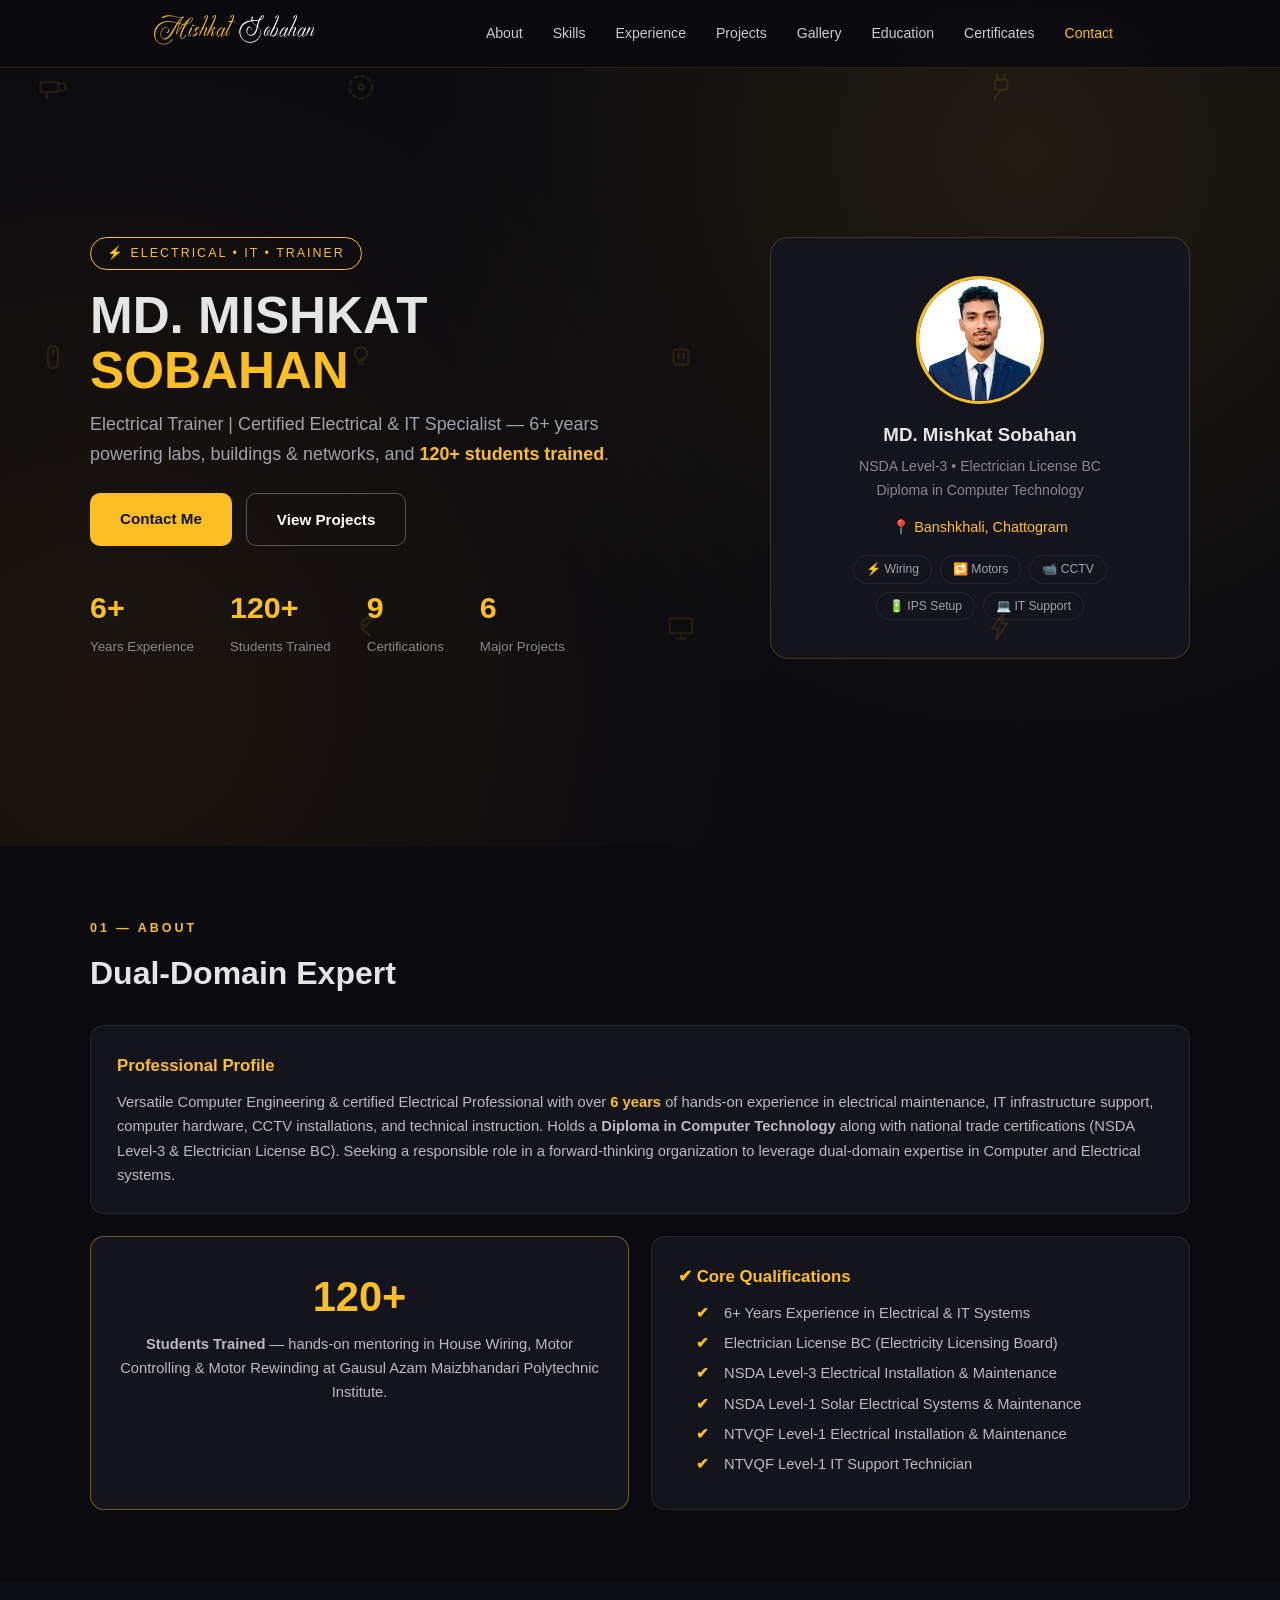
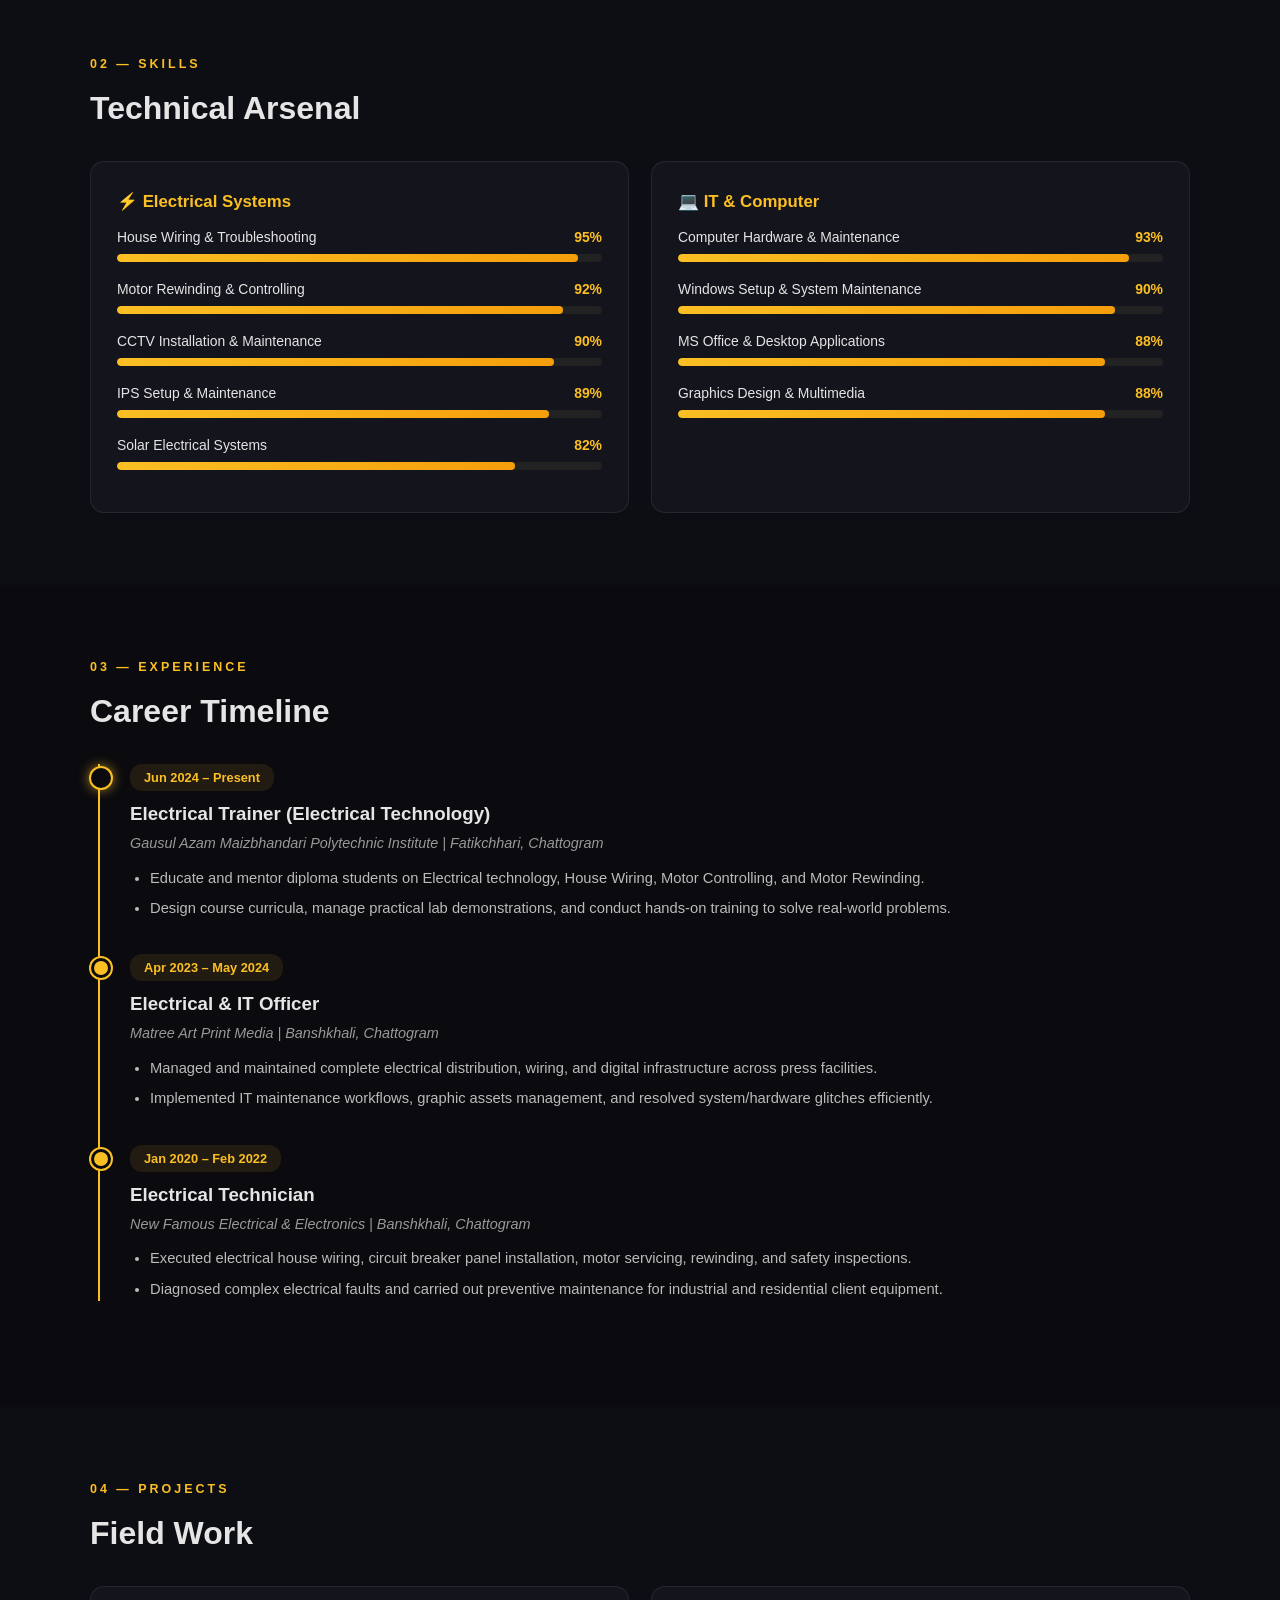
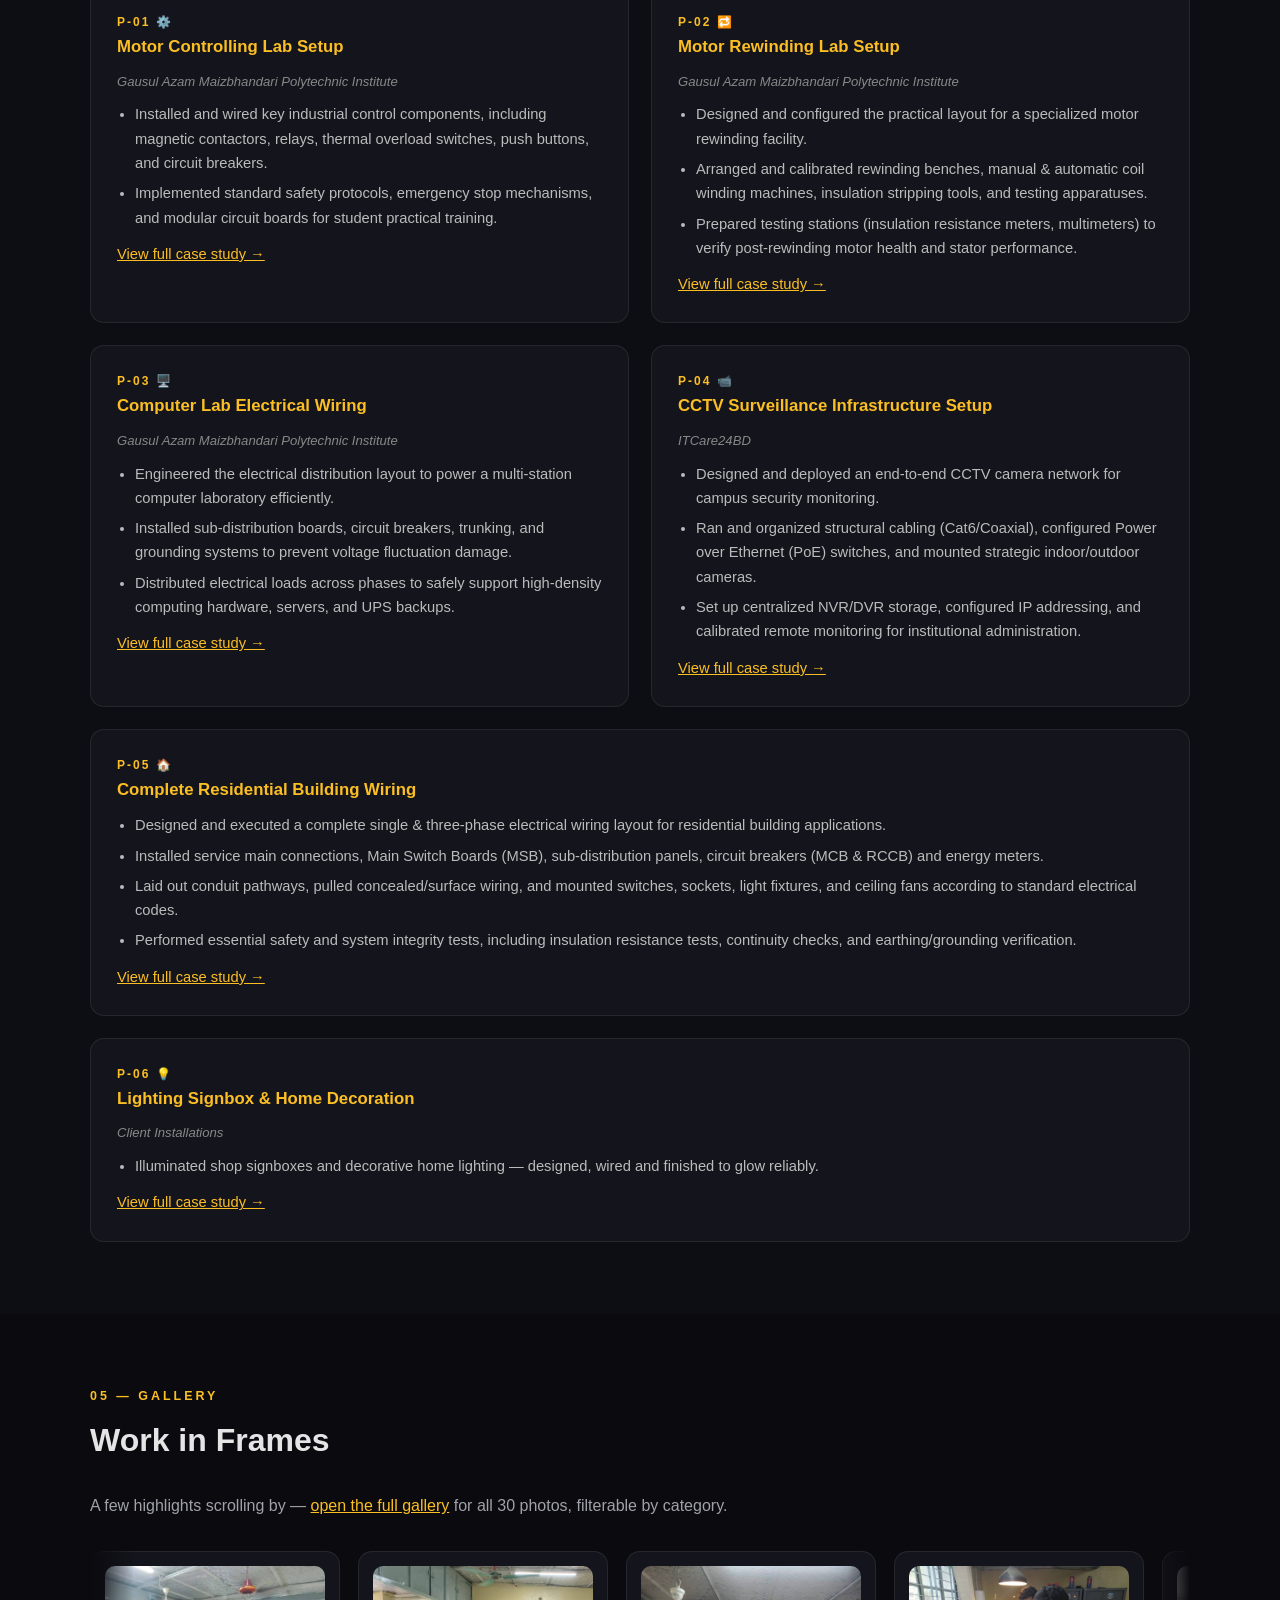
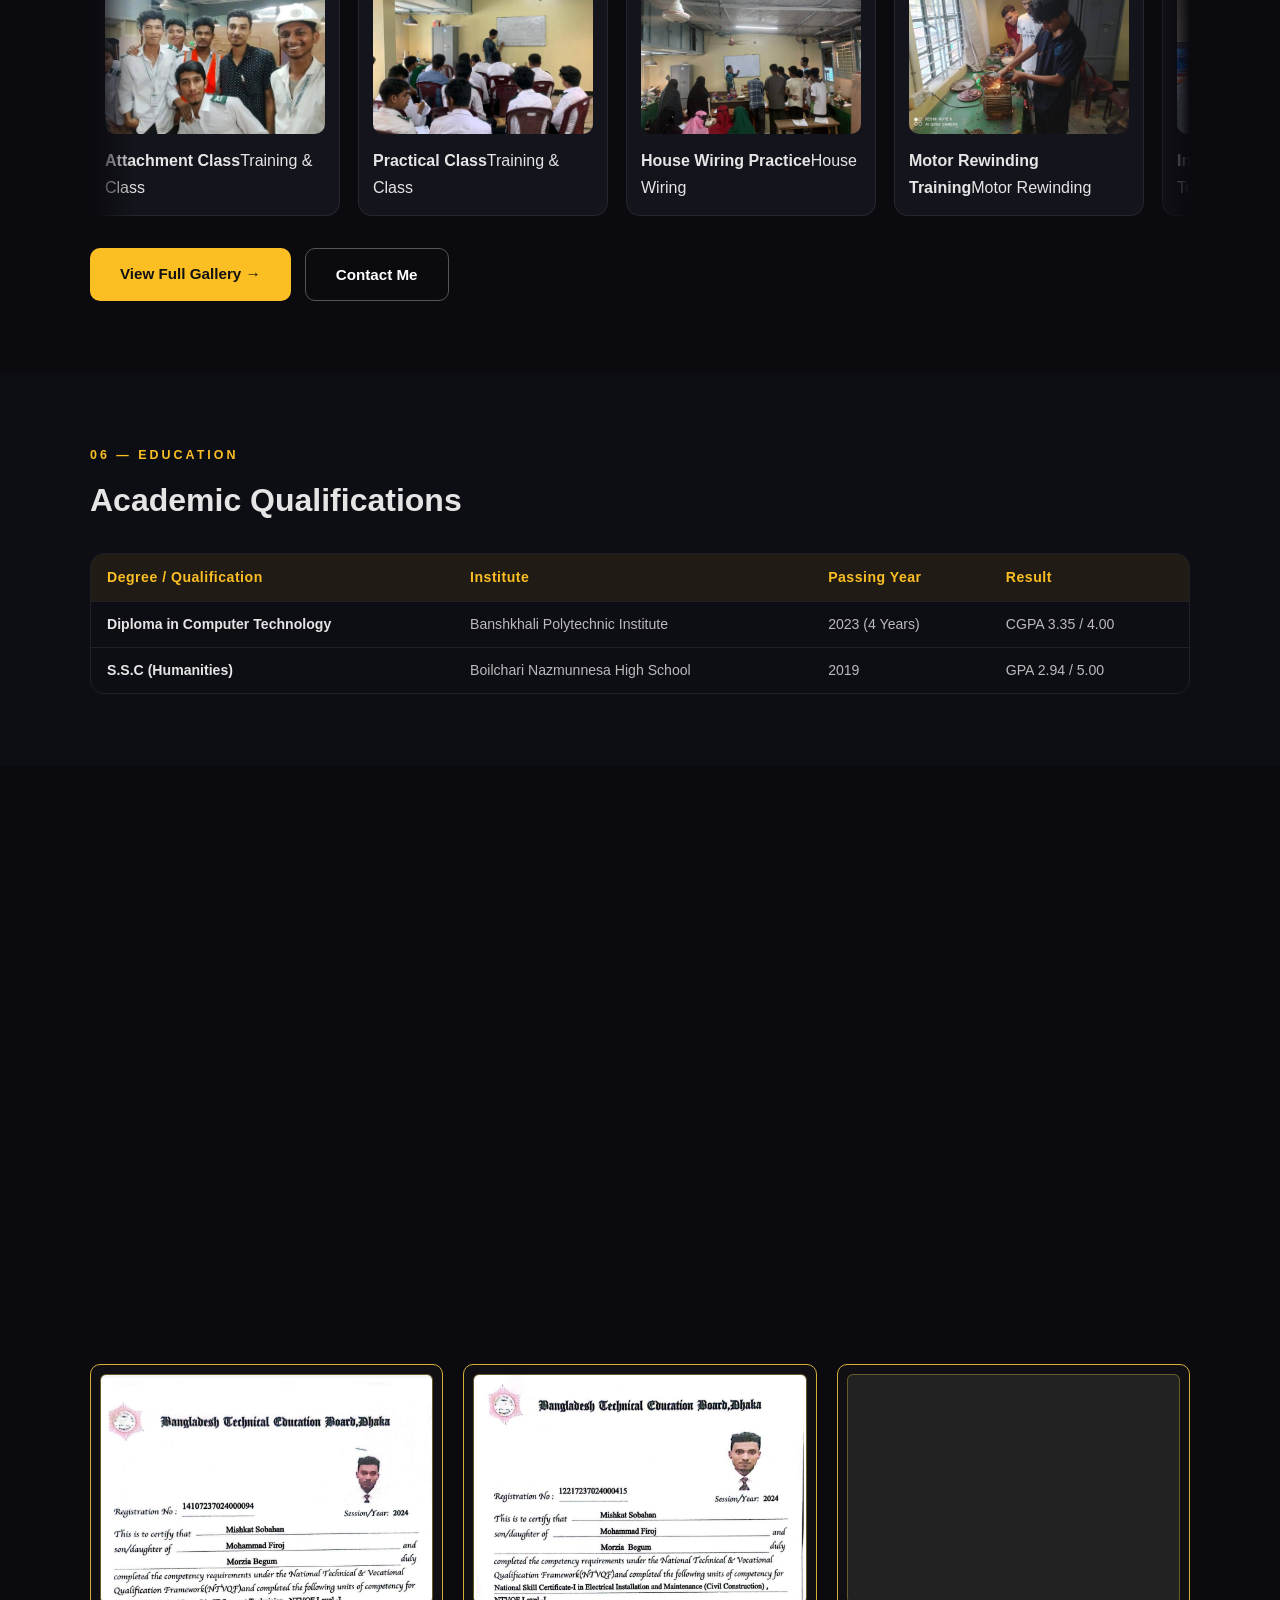
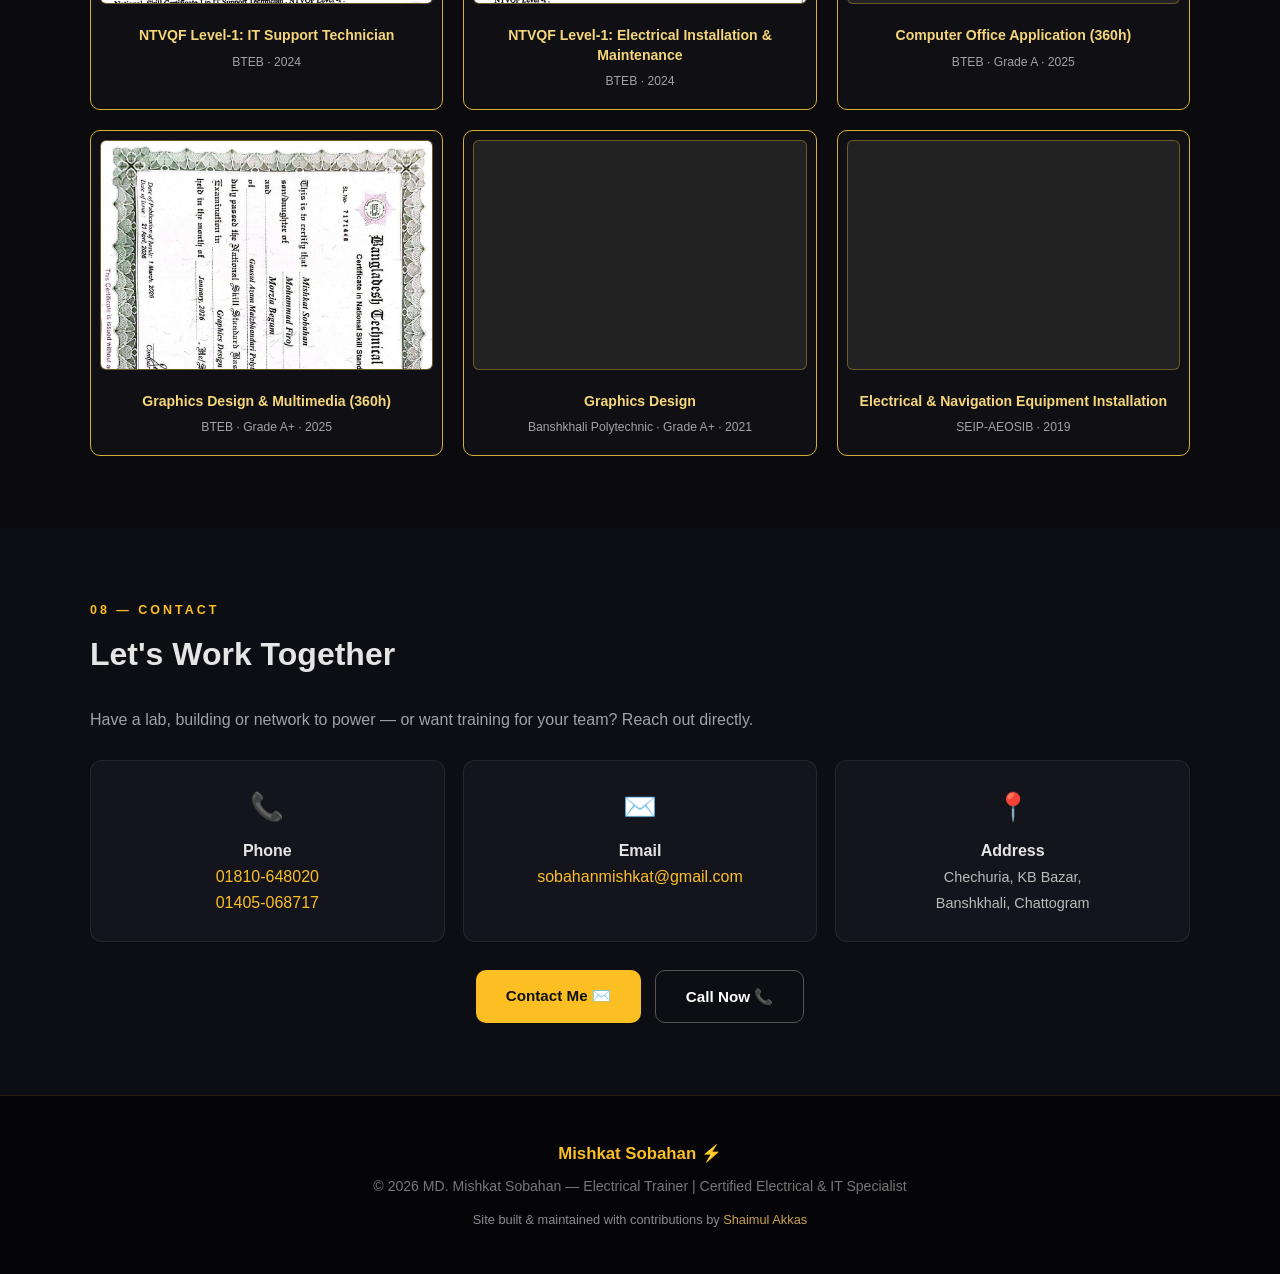
<file: index.html>
<!DOCTYPE html>
<html lang="en">
<head>
<meta charset="UTF-8">
<meta name="viewport" content="width=device-width, initial-scale=1.0">
<title>MD. Mishkat Sobahan — Electrical Trainer | Certified Electrical &amp; IT Specialist</title>
<meta name="description" content="Portfolio of MD. Mishkat Sobahan — Electrical Trainer with 6+ years experience, 120+ students trained. NSDA Level-3, Electrician License BC. House wiring, motor controlling & rewinding, CCTV, IT support. Banshkhali, Chattogram.">
<meta name="author" content="MD. Mishkat Sobahan">
<meta name="robots" content="index,follow,max-image-preview:large">
<link rel="canonical" href="https://mishkatsobahan.github.io/">
<link rel="icon" href="data:image/svg+xml,<svg xmlns='http://www.w3.org/2000/svg' viewBox='0 0 100 100'><text y='.9em' font-size='90'>⚡</text></svg>">
<meta name="theme-color" content="#0a0a0f">
<meta property="og:type" content="website">
<meta property="og:site_name" content="MD. Mishkat Sobahan">
<meta property="og:locale" content="en">
<meta property="og:url" content="https://mishkatsobahan.github.io/">
<meta property="og:title" content="MD. Mishkat Sobahan — Electrical Trainer | Certified Electrical &amp; IT Specialist">
<meta property="og:description" content="Electrical Trainer with 6+ years experience, 120+ students trained. NSDA Level-3, Electrician License BC. House wiring, motor controlling & rewinding, CCTV, IT support.">
<meta property="og:image" content="https://mishkatsobahan.github.io/assets/img/og-cover.png">
<meta property="og:image:width" content="1200">
<meta property="og:image:height" content="630">
<meta property="og:image:alt" content="MD. Mishkat Sobahan — Electrical Trainer &amp; IT Specialist">
<meta name="twitter:card" content="summary_large_image">
<meta name="twitter:title" content="MD. Mishkat Sobahan — Electrical Trainer | Certified Electrical &amp; IT Specialist">
<meta name="twitter:description" content="Electrical Trainer with 6+ years experience, 120+ students trained. NSDA Level-3, Electrician License BC. House wiring, motor controlling & rewinding, CCTV, IT support.">
<meta name="twitter:image" content="https://mishkatsobahan.github.io/assets/img/og-cover.png">
<link rel="preload" href="assets/Maellen-e9j06.otf" as="font" type="font/otf" crossorigin>
<link rel="stylesheet" href="assets/css/styles.css">
<noscript><style>.reveal{opacity:1!important;transform:none!important}.fill{width:var(--w)!important}</style></noscript>
<script type="application/ld+json">{"@context":"https://schema.org","@graph":[{"@type":"Person","@id":"https://mishkatsobahan.github.io/#person","name":"MD. Mishkat Sobahan","jobTitle":"Electrical Trainer","description":"Certified Electrical & IT Professional with 6+ years of experience in electrical maintenance, IT support, CCTV installation and technical training.","image":"https://mishkatsobahan.github.io/assets/img/profile.jpeg","url":"https://mishkatsobahan.github.io/","email":"mailto:sobahanmishkat@gmail.com","telephone":"+8801810648020","address":{"@type":"PostalAddress","streetAddress":"Chechuria, KB Bazar","addressLocality":"Banshkhali","addressRegion":"Chattogram","addressCountry":"BD"},"worksFor":{"@type":"Organization","name":"Gausul Azam Maizbhandari Polytechnic Institute"},"alumniOf":{"@type":"CollegeOrUniversity","name":"Banshkhali Polytechnic Institute"},"knowsAbout":["House Wiring","Electrical Installation","Motor Controlling","Motor Rewinding","CCTV Installation","Solar Electrical Systems","IPS Setup","Computer Hardware","IT Support"],"knowsLanguage":["bn","en"]},{"@type":"WebSite","@id":"https://mishkatsobahan.github.io/#website","url":"https://mishkatsobahan.github.io/","name":"MD. Mishkat Sobahan — Electrical Trainer Portfolio","inLanguage":"en","publisher":{"@id":"https://mishkatsobahan.github.io/#person"}},{"@type":"ProfessionalService","@id":"https://mishkatsobahan.github.io/#service","name":"MD. Mishkat Sobahan — Electrical & IT Services","image":"https://mishkatsobahan.github.io/assets/img/og-cover.png","url":"https://mishkatsobahan.github.io/","telephone":"+8801810648020","email":"sobahanmishkat@gmail.com","priceRange":"$$","address":{"@type":"PostalAddress","streetAddress":"Chechuria, KB Bazar","addressLocality":"Banshkhali","addressRegion":"Chattogram","addressCountry":"BD"},"areaServed":{"@type":"Country","name":"Bangladesh"},"founder":{"@id":"https://mishkatsobahan.github.io/#person"},"makesOffer":[{"@type":"Offer","itemOffered":{"@type":"Service","name":"House Wiring & Electrical Installation"}},{"@type":"Offer","itemOffered":{"@type":"Service","name":"Motor Controlling & Rewinding"}},{"@type":"Offer","itemOffered":{"@type":"Service","name":"CCTV Installation & Maintenance"}},{"@type":"Offer","itemOffered":{"@type":"Service","name":"Solar & IPS Setup"}},{"@type":"Offer","itemOffered":{"@type":"Service","name":"Electrical & IT Training"}}]}]}</script>
</head>
<body>
<a class="skip" href="#about">Skip to content</a>
<nav>
  <div class="nav-in">
    <a class="logo" href="#top">Mishkat <span>Sobahan</span></a>
    <div class="links" id="navLinks">
      <a href="#about">About</a>
      <a href="#skills">Skills</a>
      <a href="#exp">Experience</a>
      <a href="#projects">Projects</a>
      <a href="gallery.html">Gallery</a>
      <a href="#edu">Education</a>
      <a href="#certs">Certificates</a>
      <a href="#contact">Contact</a>
    </div>
    <button class="burger" id="burger" aria-label="Menu" aria-expanded="false">☰</button>
  </div>
</nav>

<!-- ================= HERO ================= -->
<header class="hero" id="top">
  <div class="hero-inner">
    <div>
      <span class="badge">⚡ ELECTRICAL • IT • TRAINER</span>
      <h1>MD. MISHKAT<br><span class="amber">SOBAHAN</span></h1>
      <p class="tagline">Electrical Trainer | Certified Electrical &amp; IT Specialist — 6+ years powering labs, buildings &amp; networks, and <b style="color:#fbbf24">120+ students trained</b>.</p>
      <div class="btns">
        <a class="btn btn-solid" href="#contact">Contact Me</a>
        <a class="btn btn-ghost" href="#projects">View Projects</a>
      </div>
      <div class="stats">
        <div class="stat"><b>6+</b><small>Years Experience</small></div>
        <div class="stat"><b>120+</b><small>Students Trained</small></div>
        <div class="stat"><b>9</b><small>Certifications</small></div>
        <div class="stat"><b>6</b><small>Major Projects</small></div>
      </div>
    </div>
    <div class="profile-card reveal">
      <img class="avatar-photo" src="assets/img/profile.jpeg" alt="MD. Mishkat Sobahan">
      <h3>MD. Mishkat Sobahan</h3>
      <p class="cred">NSDA Level-3 • Electrician License BC<br>Diploma in Computer Technology</p>
      <p class="addr">📍 Banshkhali, Chattogram</p>
      <div class="chips"><span>⚡ Wiring</span><span>🔁 Motors</span><span>📹 CCTV</span><span>🔋 IPS Setup</span><span>💻 IT Support</span></div>
    </div>
  </div>
</header>

<!-- ================= ABOUT ================= -->
<section id="about">
  <div class="wrap">
    <div class="sec-tag reveal">01 — ABOUT</div>
    <h2 class="reveal">Dual-Domain Expert</h2>
    <div class="card reveal">
      <h3>Professional Profile</h3>
      <p>Versatile Computer Engineering &amp; certified Electrical Professional with over <b style="color:#fbbf24">6 years</b> of hands-on experience in electrical maintenance, IT infrastructure support, computer hardware, CCTV installations, and technical instruction. Holds a <b>Diploma in Computer Technology</b> along with national trade certifications (NSDA Level-3 &amp; Electrician License BC). Seeking a responsible role in a forward-thinking organization to leverage dual-domain expertise in Computer and Electrical systems.</p>
    </div>
    <div class="grid2" style="margin-top:22px">
      <div class="card reveal" style="border-color:#fbbf2466;text-align:center">
        <div style="font-size:2.6rem;font-weight:800;color:#fbbf24">120+</div>
        <p><b>Students Trained</b> — hands-on mentoring in House Wiring, Motor Controlling &amp; Motor Rewinding at Gausul Azam Maizbhandari Polytechnic Institute.</p>
      </div>
      <div class="card reveal">
        <h3>✔ Core Qualifications</h3>
        <ul class="qual-tick">
          <li>6+ Years Experience in Electrical &amp; IT Systems</li>
          <li>Electrician License BC (Electricity Licensing Board)</li>
          <li>NSDA Level-3 Electrical Installation &amp; Maintenance</li>
          <li>NSDA Level-1 Solar Electrical Systems &amp; Maintenance</li>
          <li>NTVQF Level-1 Electrical Installation &amp; Maintenance</li>
          <li>NTVQF Level-1 IT Support Technician</li>
        </ul>
      </div>
    </div>
  </div>
</section>

<!-- ================= SKILLS ================= -->
<section id="skills" class="alt">
  <div class="wrap">
    <div class="sec-tag reveal">02 — SKILLS</div>
    <h2 class="reveal">Technical Arsenal</h2>
    <div class="grid2">
      <div class="card reveal">
        <h3>⚡ Electrical Systems</h3>
        <div class="skillbar"><div class="lbl"><span>House Wiring &amp; Troubleshooting</span><b>95%</b></div><div class="track"><div class="fill" style="--w:95%"></div></div></div>
        <div class="skillbar"><div class="lbl"><span>Motor Rewinding &amp; Controlling</span><b>92%</b></div><div class="track"><div class="fill" style="--w:92%"></div></div></div>
        <div class="skillbar"><div class="lbl"><span>CCTV Installation &amp; Maintenance</span><b>90%</b></div><div class="track"><div class="fill" style="--w:90%"></div></div></div>
        <div class="skillbar"><div class="lbl"><span>IPS Setup &amp; Maintenance</span><b>89%</b></div><div class="track"><div class="fill" style="--w:89%"></div></div></div>
        <div class="skillbar"><div class="lbl"><span>Solar Electrical Systems</span><b>82%</b></div><div class="track"><div class="fill" style="--w:82%"></div></div></div>
      </div>
      <div class="card reveal">
        <h3>💻 IT &amp; Computer</h3>
        <div class="skillbar"><div class="lbl"><span>Computer Hardware &amp; Maintenance</span><b>93%</b></div><div class="track"><div class="fill" style="--w:93%"></div></div></div>
        <div class="skillbar"><div class="lbl"><span>Windows Setup &amp; System Maintenance</span><b>90%</b></div><div class="track"><div class="fill" style="--w:90%"></div></div></div>
        <div class="skillbar"><div class="lbl"><span>MS Office &amp; Desktop Applications</span><b>88%</b></div><div class="track"><div class="fill" style="--w:88%"></div></div></div>
        <div class="skillbar"><div class="lbl"><span>Graphics Design &amp; Multimedia</span><b>88%</b></div><div class="track"><div class="fill" style="--w:88%"></div></div></div>
      </div>
    </div>
  </div>
</section>

<!-- ================= EXPERIENCE ================= -->
<section id="exp">
  <div class="wrap">
    <div class="sec-tag reveal">03 — EXPERIENCE</div>
    <h2 class="reveal">Career Timeline</h2>
    <div class="timeline">
      <div class="tl-item current reveal">
        <span class="date">Jun 2024 – Present</span>
        <h3>Electrical Trainer (Electrical Technology)</h3>
        <div class="org">Gausul Azam Maizbhandari Polytechnic Institute | Fatikchhari, Chattogram</div>
        <ul>
          <li>Educate and mentor diploma students on Electrical technology, House Wiring, Motor Controlling, and Motor Rewinding.</li>
          <li>Design course curricula, manage practical lab demonstrations, and conduct hands-on training to solve real-world problems.</li>
        </ul>
      </div>
      <div class="tl-item reveal">
        <span class="date">Apr 2023 – May 2024</span>
        <h3>Electrical &amp; IT Officer</h3>
        <div class="org">Matree Art Print Media | Banshkhali, Chattogram</div>
        <ul>
          <li>Managed and maintained complete electrical distribution, wiring, and digital infrastructure across press facilities.</li>
          <li>Implemented IT maintenance workflows, graphic assets management, and resolved system/hardware glitches efficiently.</li>
        </ul>
      </div>
      <div class="tl-item reveal">
        <span class="date">Jan 2020 – Feb 2022</span>
        <h3>Electrical Technician</h3>
        <div class="org">New Famous Electrical &amp; Electronics | Banshkhali, Chattogram</div>
        <ul>
          <li>Executed electrical house wiring, circuit breaker panel installation, motor servicing, rewinding, and safety inspections.</li>
          <li>Diagnosed complex electrical faults and carried out preventive maintenance for industrial and residential client equipment.</li>
        </ul>
      </div>
    </div>
  </div>
</section>

<!-- ================= PROJECTS ================= -->
<section id="projects" class="alt">
  <div class="wrap">
    <div class="sec-tag reveal">04 — PROJECTS</div>
    <h2 class="reveal">Field Work</h2>
    <div class="grid2">
      <div class="card reveal">
        <div class="proj-num">P-01 ⚙️</div>
        <h3>Motor Controlling Lab Setup</h3>
        <div class="proj-org">Gausul Azam Maizbhandari Polytechnic Institute</div>
        <ul>
          <li>Installed and wired key industrial control components, including magnetic contactors, relays, thermal overload switches, push buttons, and circuit breakers.</li>
          <li>Implemented standard safety protocols, emergency stop mechanisms, and modular circuit boards for student practical training.</li>
        </ul>
        <p class="more"><a href="projects/motor-controlling-lab.html">View full case study →</a></p>
      </div>
      <div class="card reveal">
        <div class="proj-num">P-02 🔁</div>
        <h3>Motor Rewinding Lab Setup</h3>
        <div class="proj-org">Gausul Azam Maizbhandari Polytechnic Institute</div>
        <ul>
          <li>Designed and configured the practical layout for a specialized motor rewinding facility.</li>
          <li>Arranged and calibrated rewinding benches, manual &amp; automatic coil winding machines, insulation stripping tools, and testing apparatuses.</li>
          <li>Prepared testing stations (insulation resistance meters, multimeters) to verify post-rewinding motor health and stator performance.</li>
        </ul>
        <p class="more"><a href="projects/motor-rewinding-lab.html">View full case study →</a></p>
      </div>
      <div class="card reveal">
        <div class="proj-num">P-03 🖥️</div>
        <h3>Computer Lab Electrical Wiring</h3>
        <div class="proj-org">Gausul Azam Maizbhandari Polytechnic Institute</div>
        <ul>
          <li>Engineered the electrical distribution layout to power a multi-station computer laboratory efficiently.</li>
          <li>Installed sub-distribution boards, circuit breakers, trunking, and grounding systems to prevent voltage fluctuation damage.</li>
          <li>Distributed electrical loads across phases to safely support high-density computing hardware, servers, and UPS backups.</li>
        </ul>
        <p class="more"><a href="projects/computer-lab-wiring.html">View full case study →</a></p>
      </div>
      <div class="card reveal">
        <div class="proj-num">P-04 📹</div>
        <h3>CCTV Surveillance Infrastructure Setup</h3>
        <div class="proj-org">ITCare24BD</div>
        <ul>
          <li>Designed and deployed an end-to-end CCTV camera network for campus security monitoring.</li>
          <li>Ran and organized structural cabling (Cat6/Coaxial), configured Power over Ethernet (PoE) switches, and mounted strategic indoor/outdoor cameras.</li>
          <li>Set up centralized NVR/DVR storage, configured IP addressing, and calibrated remote monitoring for institutional administration.</li>
        </ul>
        <p class="more"><a href="projects/cctv-infrastructure.html">View full case study →</a></p>
      </div>
    </div>
    <div class="card reveal" style="margin-top:22px">
      <div class="proj-num">P-05 🏠</div>
      <h3>Complete Residential Building Wiring</h3>
      <ul>
        <li>Designed and executed a complete single &amp; three-phase electrical wiring layout for residential building applications.</li>
        <li>Installed service main connections, Main Switch Boards (MSB), sub-distribution panels, circuit breakers (MCB &amp; RCCB) and energy meters.</li>
        <li>Laid out conduit pathways, pulled concealed/surface wiring, and mounted switches, sockets, light fixtures, and ceiling fans according to standard electrical codes.</li>
        <li>Performed essential safety and system integrity tests, including insulation resistance tests, continuity checks, and earthing/grounding verification.</li>
      </ul>
      <p class="more"><a href="projects/residential-wiring.html">View full case study →</a></p>
    </div>
    <div class="card reveal" style="margin-top:22px">
      <div class="proj-num">P-06 💡</div>
      <h3>Lighting Signbox &amp; Home Decoration</h3>
      <div class="proj-org">Client Installations</div>
      <ul>
        <li>Illuminated shop signboxes and decorative home lighting — designed, wired and finished to glow reliably.</li>
      </ul>
      <p class="more"><a href="projects/lighting-signbox.html">View full case study →</a></p>
    </div>
  </div>
</section>

<!-- ================= GALLERY ================= -->
<section id="gallery">
  <div class="wrap">
    <div class="sec-tag reveal">05 — GALLERY</div>
    <h2 class="reveal">Work in Frames</h2>
    <p class="lead reveal">A few highlights scrolling by — <a href="gallery.html">open the full gallery</a> for all 30 photos, filterable by category.</p>
    <div class="strip-wrap reveal">
      <div class="strip">
        <figure class="card g-photo" tabindex="0"><img class="g-img" loading="lazy" src="assets/img/gallery/attachment class2.jpeg" alt="Attachment class training session"><figcaption><b>Attachment Class</b><span>Training &amp; Class</span></figcaption></figure>
        <figure class="card g-photo" tabindex="0"><img class="g-img" loading="lazy" src="assets/img/gallery/Class 1 .jpeg" alt="Practical class session"><figcaption><b>Practical Class</b><span>Training &amp; Class</span></figcaption></figure>
        <figure class="card g-photo" tabindex="0"><img class="g-img" loading="lazy" src="assets/img/gallery/House Wiring2.jpeg" alt="House wiring practice"><figcaption><b>House Wiring Practice</b><span>House Wiring</span></figcaption></figure>
        <figure class="card g-photo" tabindex="0"><img class="g-img" loading="lazy" src="assets/img/gallery/Motor Rewinding Traniing in GAMPI2.jpeg" alt="Motor rewinding training at GAMP Institute"><figcaption><b>Motor Rewinding Training</b><span>Motor Rewinding</span></figcaption></figure>
        <figure class="card g-photo" tabindex="0"><img class="g-img" loading="lazy" src="assets/img/gallery/Industry Visit 3.jpeg" alt="Industry visit"><figcaption><b>Industry Visit</b><span>Field Learning Tour</span></figcaption></figure>
        <figure class="card g-photo" tabindex="0"><img class="g-img" loading="lazy" src="assets/img/gallery/Event.jpeg" alt="Campus event"><figcaption><b>Campus Event</b><span>Events &amp; Exams</span></figcaption></figure>
        <figure class="card g-photo" tabindex="0"><img class="g-img" loading="lazy" src="assets/img/gallery/House Wiring.jpeg" alt="House wiring practice"><figcaption><b>House Wiring Practice</b><span>House Wiring</span></figcaption></figure>
        <figure class="card g-photo" tabindex="0"><img class="g-img" loading="lazy" src="assets/img/gallery/Motor Rewinding Class 1.jpeg" alt="Motor rewinding training"><figcaption><b>Motor Rewinding Training</b><span>Motor Rewinding</span></figcaption></figure>
        <figure class="card g-photo" tabindex="0"><img class="g-img" loading="lazy" src="assets/img/gallery/Industry Visit 1.jpeg" alt="Industry visit"><figcaption><b>Industry Visit</b><span>Field Learning Tour</span></figcaption></figure>
        <figure class="card g-photo" tabindex="0"><img class="g-img" loading="lazy" src="assets/img/gallery/Exam.jpeg" alt="Practical exam"><figcaption><b>Practical Exam</b><span>Events &amp; Exams</span></figcaption></figure>
        <figure class="card g-photo" aria-hidden="true"><img class="g-img" loading="lazy" src="assets/img/gallery/attachment class2.jpeg" alt=""><figcaption><b>Attachment Class</b><span>Training &amp; Class</span></figcaption></figure>
        <figure class="card g-photo" aria-hidden="true"><img class="g-img" loading="lazy" src="assets/img/gallery/Class 1 .jpeg" alt=""><figcaption><b>Practical Class</b><span>Training &amp; Class</span></figcaption></figure>
        <figure class="card g-photo" aria-hidden="true"><img class="g-img" loading="lazy" src="assets/img/gallery/House Wiring2.jpeg" alt=""><figcaption><b>House Wiring Practice</b><span>House Wiring</span></figcaption></figure>
        <figure class="card g-photo" aria-hidden="true"><img class="g-img" loading="lazy" src="assets/img/gallery/Motor Rewinding Traniing in GAMPI2.jpeg" alt=""><figcaption><b>Motor Rewinding Training</b><span>Motor Rewinding</span></figcaption></figure>
        <figure class="card g-photo" aria-hidden="true"><img class="g-img" loading="lazy" src="assets/img/gallery/Industry Visit 3.jpeg" alt=""><figcaption><b>Industry Visit</b><span>Field Learning Tour</span></figcaption></figure>
        <figure class="card g-photo" aria-hidden="true"><img class="g-img" loading="lazy" src="assets/img/gallery/Event.jpeg" alt=""><figcaption><b>Campus Event</b><span>Events &amp; Exams</span></figcaption></figure>
        <figure class="card g-photo" aria-hidden="true"><img class="g-img" loading="lazy" src="assets/img/gallery/House Wiring.jpeg" alt=""><figcaption><b>House Wiring Practice</b><span>House Wiring</span></figcaption></figure>
        <figure class="card g-photo" aria-hidden="true"><img class="g-img" loading="lazy" src="assets/img/gallery/Motor Rewinding Class 1.jpeg" alt=""><figcaption><b>Motor Rewinding Training</b><span>Motor Rewinding</span></figcaption></figure>
        <figure class="card g-photo" aria-hidden="true"><img class="g-img" loading="lazy" src="assets/img/gallery/Industry Visit 1.jpeg" alt=""><figcaption><b>Industry Visit</b><span>Field Learning Tour</span></figcaption></figure>
        <figure class="card g-photo" aria-hidden="true"><img class="g-img" loading="lazy" src="assets/img/gallery/Exam.jpeg" alt=""><figcaption><b>Practical Exam</b><span>Events &amp; Exams</span></figcaption></figure>
      </div>
    </div>
    <div class="btns reveal" style="margin-top:26px">
      <a class="btn btn-solid" href="gallery.html">View Full Gallery →</a>
      <a class="btn btn-ghost" href="#contact">Contact Me</a>
    </div>
  </div>
</section>

<!-- ================= EDUCATION ================= -->
<section id="edu" class="alt">
  <div class="wrap">
    <div class="sec-tag reveal">06 — EDUCATION</div>
    <h2 class="reveal">Academic Qualifications</h2>
    <div class="table-wrap reveal">
      <table>
        <tr><th>Degree / Qualification</th><th>Institute</th><th>Passing Year</th><th>Result</th></tr>
        <tr><td>Diploma in Computer Technology</td><td>Banshkhali Polytechnic Institute</td><td>2023 (4 Years)</td><td>CGPA 3.35 / 4.00</td></tr>
        <tr><td>S.S.C (Humanities)</td><td>Boilchari Nazmunnesa High School</td><td>2019</td><td>GPA 2.94 / 5.00</td></tr>
      </table>
    </div>
  </div>
</section>

<!-- ================= CERTIFICATIONS ================= -->
<section id="certs">
  <div class="wrap">
    <div class="sec-tag reveal">07 — LICENSES</div>
    <h2 class="reveal">Professional Certifications</h2>
    <p class="lead reveal">9 licensed &amp; certified trades — click any certificate for a full preview.</p>
    <div class="cert-grid">
      <!-- More scans go in assets/img/certificates/ — add cards here the same way -->
      <article class="cert cert-photo reveal" tabindex="0"><img class="cert-img" loading="lazy" decoding="async" src="assets/img/certificates/Elctrical Licence BCjpeg.jpeg" alt="Electrician License BC — Electricity Licensing Board"><div class="cert-cap"><h4>Electrician License BC</h4><span>Electricity Licensing Board · 2026</span></div></article>
      <article class="cert cert-photo reveal" tabindex="0"><img class="cert-img" loading="lazy" decoding="async" src="assets/img/certificates/NSDA - Electical Installation and Maintainance for Constraction level 3 en.jpeg" alt="NSDA Level-3 Electrical Installation and Maintenance"><div class="cert-cap"><h4>NSDA Level-3: Electrical Installation &amp; Maintenance</h4><span>NSDA · 2026</span></div></article>
      <article class="cert cert-photo reveal" tabindex="0"><img class="cert-img" loading="lazy" decoding="async" src="assets/img/certificates/NSDA - Solar Electrical System Installation and Maintenance Level 1 .jpeg" alt="NSDA Level-1 Solar Electrical System Installation and Maintenance"><div class="cert-cap"><h4>NSDA Level-1: Solar Electrical Systems &amp; Maintenance</h4><span>NSDA · 2025</span></div></article>
      <article class="cert cert-photo reveal" tabindex="0"><img class="cert-img" loading="lazy" decoding="async" src="assets/img/certificates/National Skill Certificate-I in IT Support Technician, NTVQF Level - 1.jpeg" alt="NTVQF Level-1 IT Support Technician — BTEB"><div class="cert-cap"><h4>NTVQF Level-1: IT Support Technician</h4><span>BTEB · 2024</span></div></article>
      <article class="cert cert-photo reveal" tabindex="0"><img class="cert-img" loading="lazy" decoding="async" src="assets/img/certificates/National Skill Certificate-I in Electrical Installation and Maintenance (Civil Construction) NTVQF Level 1.jpeg" alt="NTVQF Level-1 Electrical Installation and Maintenance"><div class="cert-cap"><h4>NTVQF Level-1: Electrical Installation &amp; Maintenance</h4><span>BTEB · 2024</span></div></article>
      <article class="cert cert-photo reveal" tabindex="0"><img class="cert-img" loading="lazy" decoding="async" src="assets/img/certificates/BTEB Office Application.jpeg" alt="Computer Office Application — BTEB, Grade A"><div class="cert-cap"><h4>Computer Office Application (360h)</h4><span>BTEB · Grade A · 2025</span></div></article>
      <article class="cert cert-photo reveal" tabindex="0"><img class="cert-img" loading="lazy" decoding="async" src="assets/img/certificates/BTEB Graphic Design and Multimedia.jpeg" alt="Graphics Design and Multimedia — BTEB, Grade A+"><div class="cert-cap"><h4>Graphics Design &amp; Multimedia (360h)</h4><span>BTEB · Grade A+ · 2025</span></div></article>
      <article class="cert cert-photo reveal" tabindex="0"><img class="cert-img" loading="lazy" decoding="async" src="assets/img/certificates/BPI Graphic Design.jpeg" alt="Graphics Design — Banshkhali Polytechnic Institute, Grade A+"><div class="cert-cap"><h4>Graphics Design</h4><span>Banshkhali Polytechnic · Grade A+ · 2021</span></div></article>
      <article class="cert cert-photo reveal" tabindex="0"><img class="cert-img" loading="lazy" decoding="async" src="assets/img/certificates/SiCIP Electrical & navigation Equipment installation.jpeg" alt="Electrical and Navigation Equipment Installation — SEIP-AEOSIB"><div class="cert-cap"><h4>Electrical &amp; Navigation Equipment Installation</h4><span>SEIP-AEOSIB · 2019</span></div></article>
    </div>
  </div>
</section>

<!-- ================= CONTACT ================= -->
<section id="contact" class="alt">
  <div class="wrap">
    <div class="sec-tag reveal">08 — CONTACT</div>
    <h2 class="reveal">Let's Work Together</h2>
    <p class="lead reveal">Have a lab, building or network to power — or want training for your team? Reach out directly.</p>
    <div class="contact-grid">
      <div class="c-card reveal"><div class="ic">📞</div><b>Phone</b><br><a href="tel:01810648020">01810-648020</a><br><a href="tel:01405068717">01405-068717</a></div>
      <div class="c-card reveal"><div class="ic">✉️</div><b>Email</b><br><a href="mailto:sobahanmishkat@gmail.com">sobahanmishkat@gmail.com</a></div>
      <div class="c-card reveal"><div class="ic">📍</div><b>Address</b><br><span style="color:#bbb;font-size:.9rem">Chechuria, KB Bazar,<br>Banshkhali, Chattogram</span></div>
    </div>
    <div class="btns reveal" style="justify-content:center;margin-top:28px">
      <a class="btn btn-solid" href="mailto:sobahanmishkat@gmail.com">Contact Me ✉️</a>
      <a class="btn btn-ghost" href="tel:01810648020">Call Now 📞</a>
    </div>
  </div>
</section>

<footer>
  <div class="wrap">
    <div class="flogo">Mishkat Sobahan ⚡</div>
    <p>© <span id="year">2026</span> MD. Mishkat Sobahan — Electrical Trainer | Certified Electrical &amp; IT Specialist</p>
    <p class="credit">Site built &amp; maintained with contributions by <a href="https://github.com/shaimulakkas" target="_blank" rel="noopener noreferrer">Shaimul Akkas</a></p>
  </div>
</footer>

<div class="modal" id="certModal" role="dialog" aria-modal="true" aria-label="Certificate preview">
  <div class="modal-box">
    <button class="modal-x" id="modalClose" aria-label="Close preview">✕</button>
    <div id="modalStage"></div>
    <p class="modal-note" id="modalNote">Original document available on request — contact directly for verified copies.</p>
  </div>
</div>

<button id="toTop" aria-label="Back to top">↑</button>
<script src="assets/js/main.js"></script>
</body>
</html>
</file>
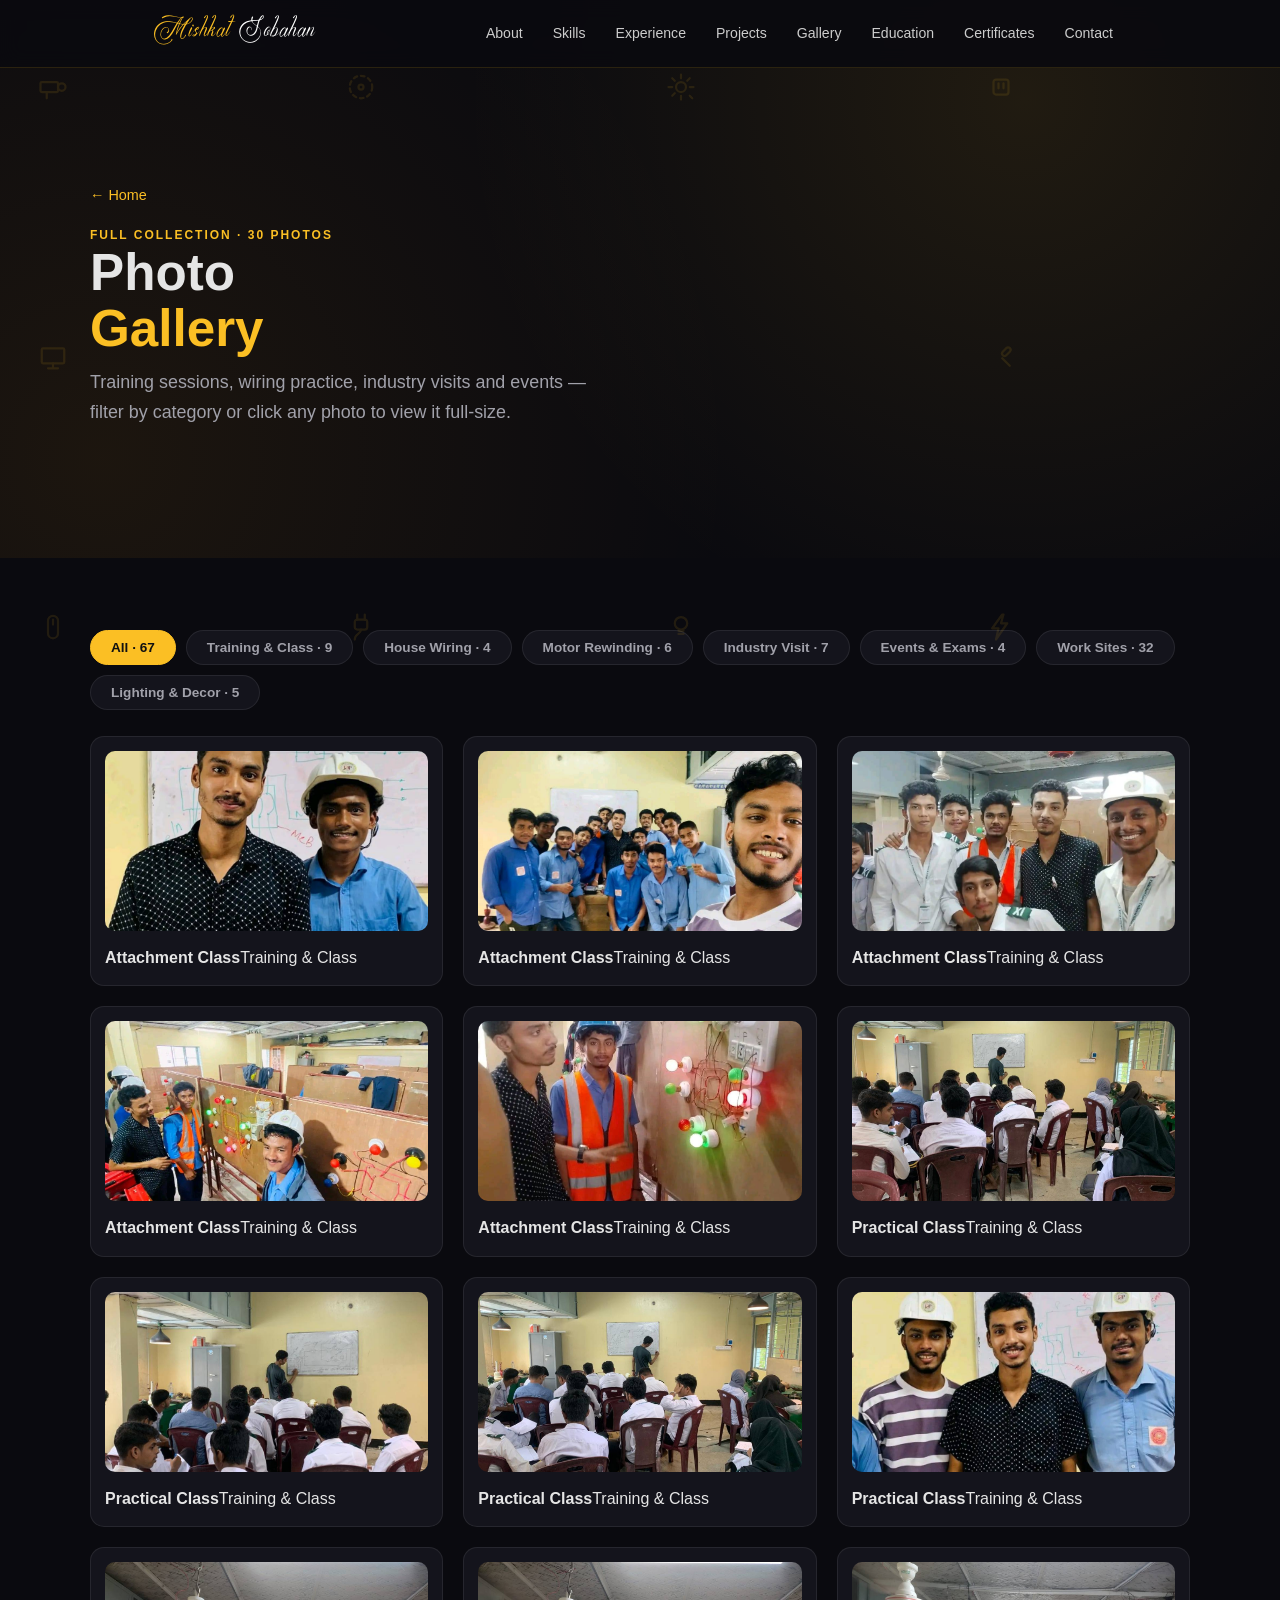
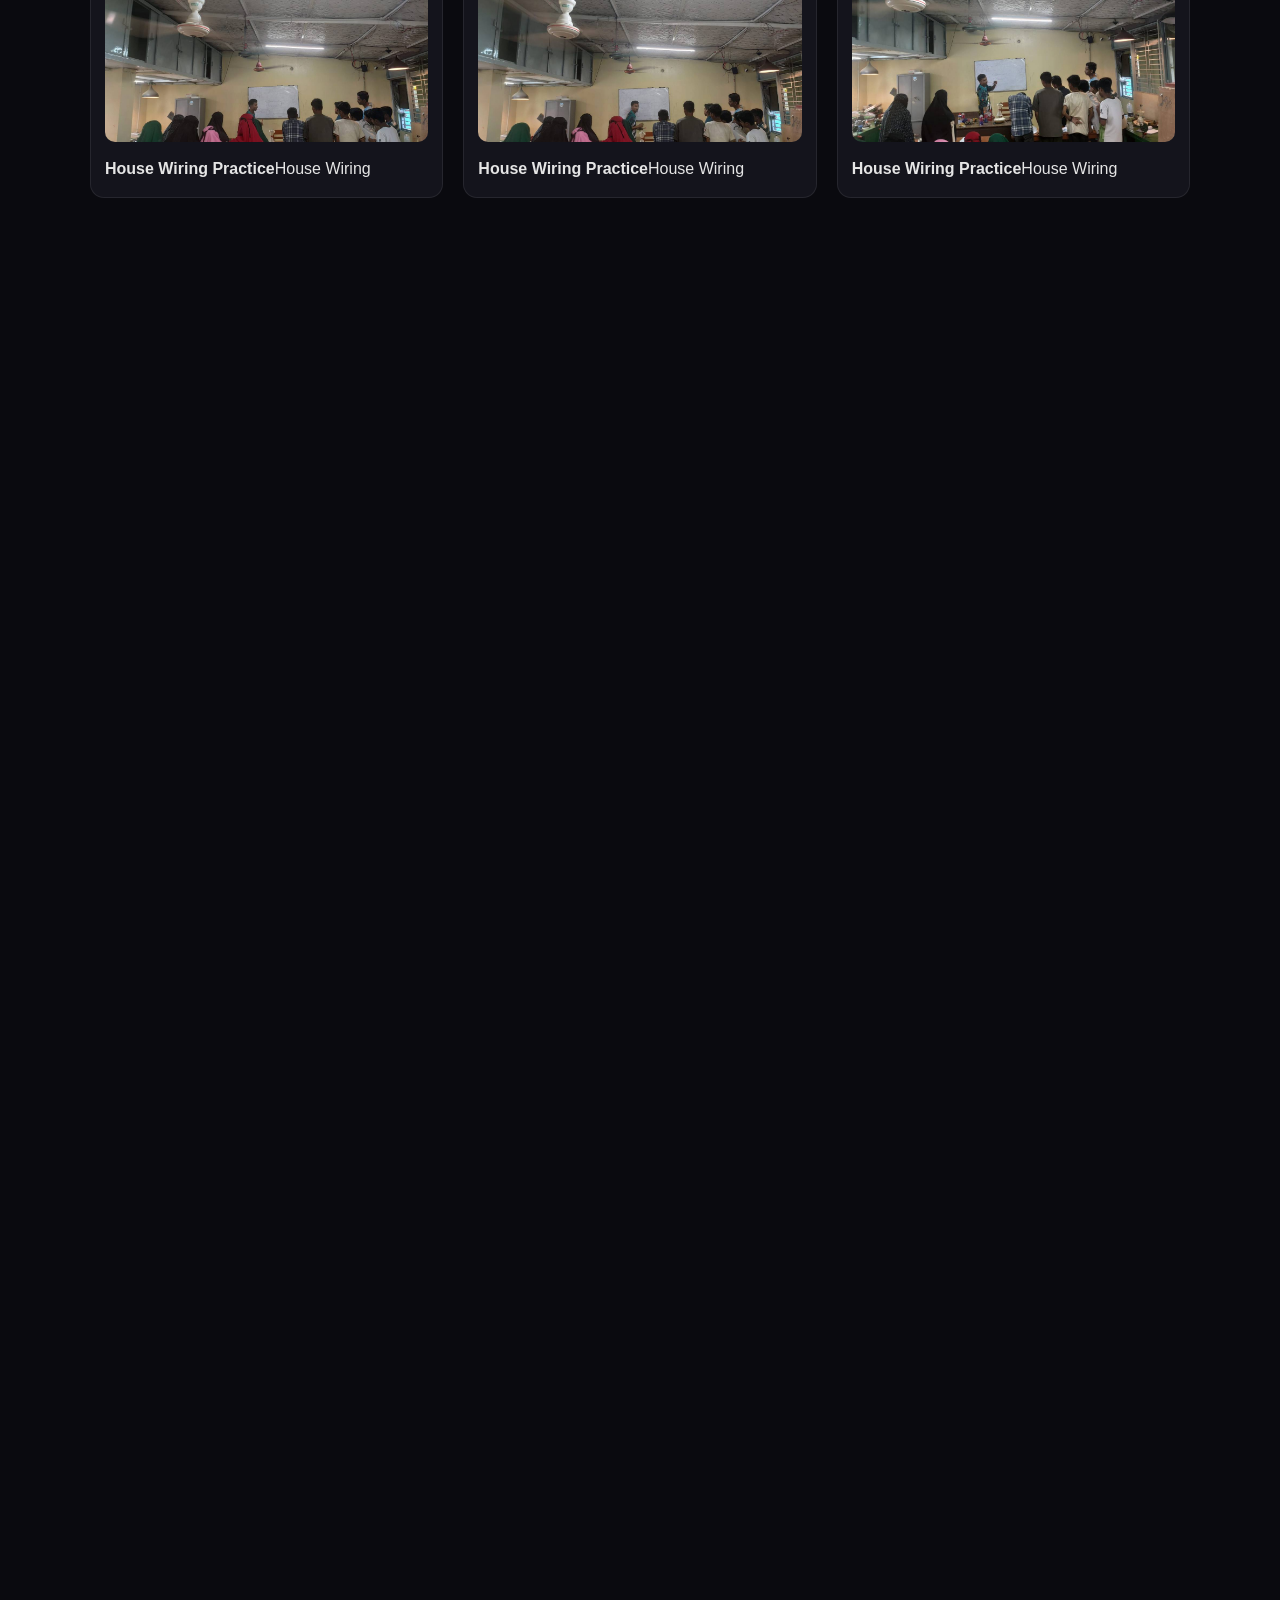
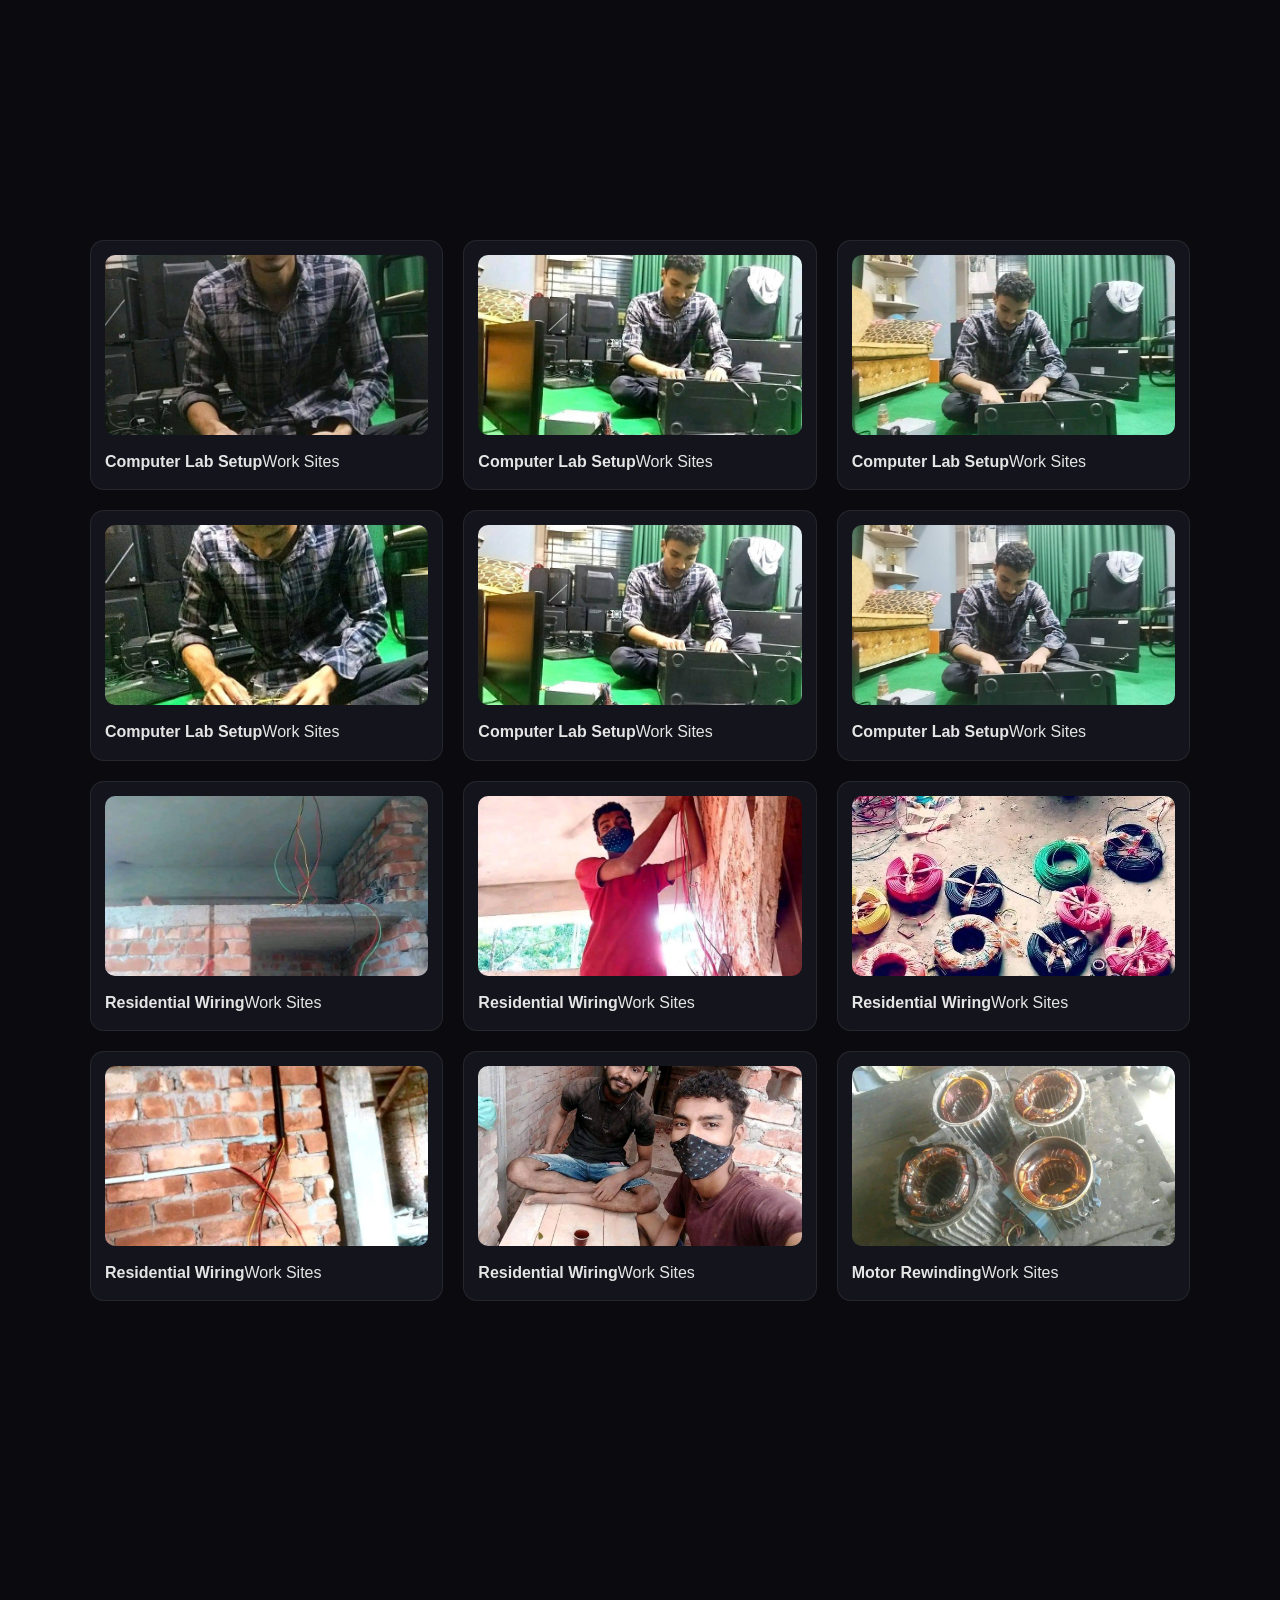
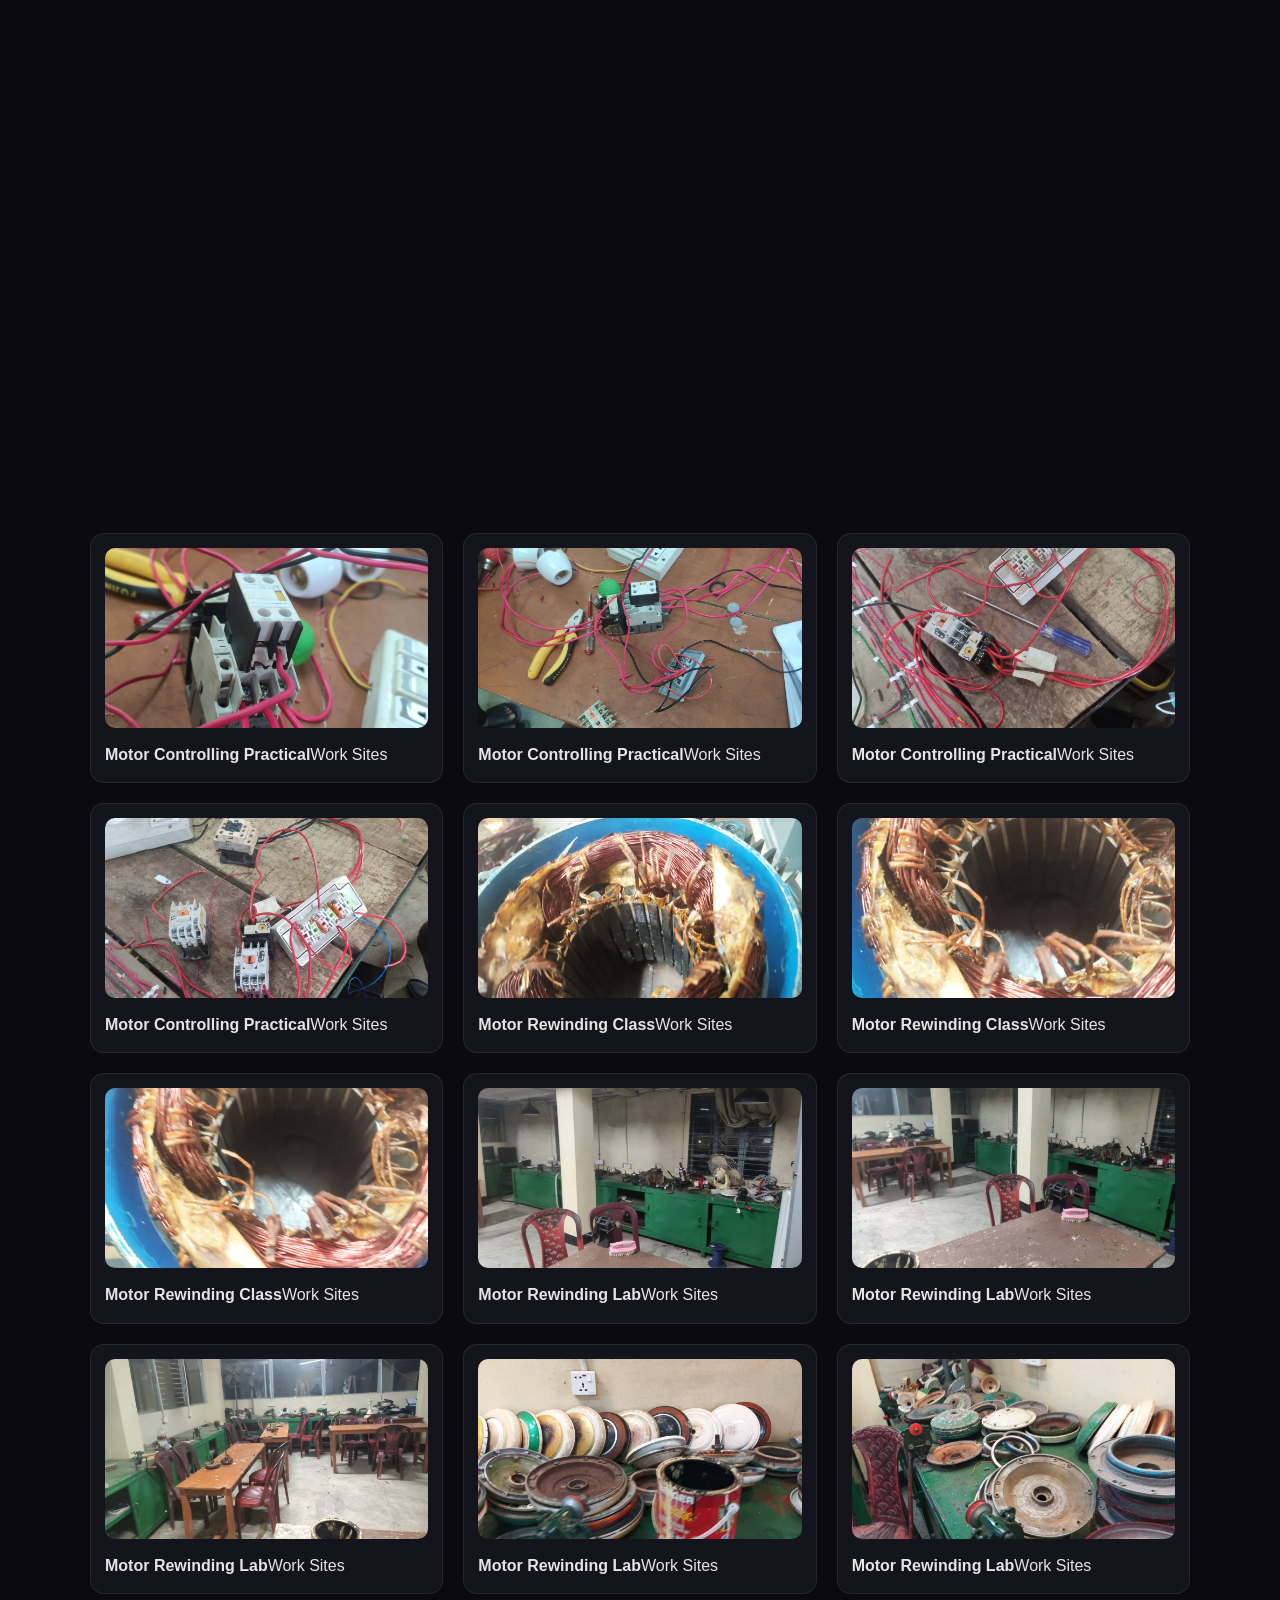
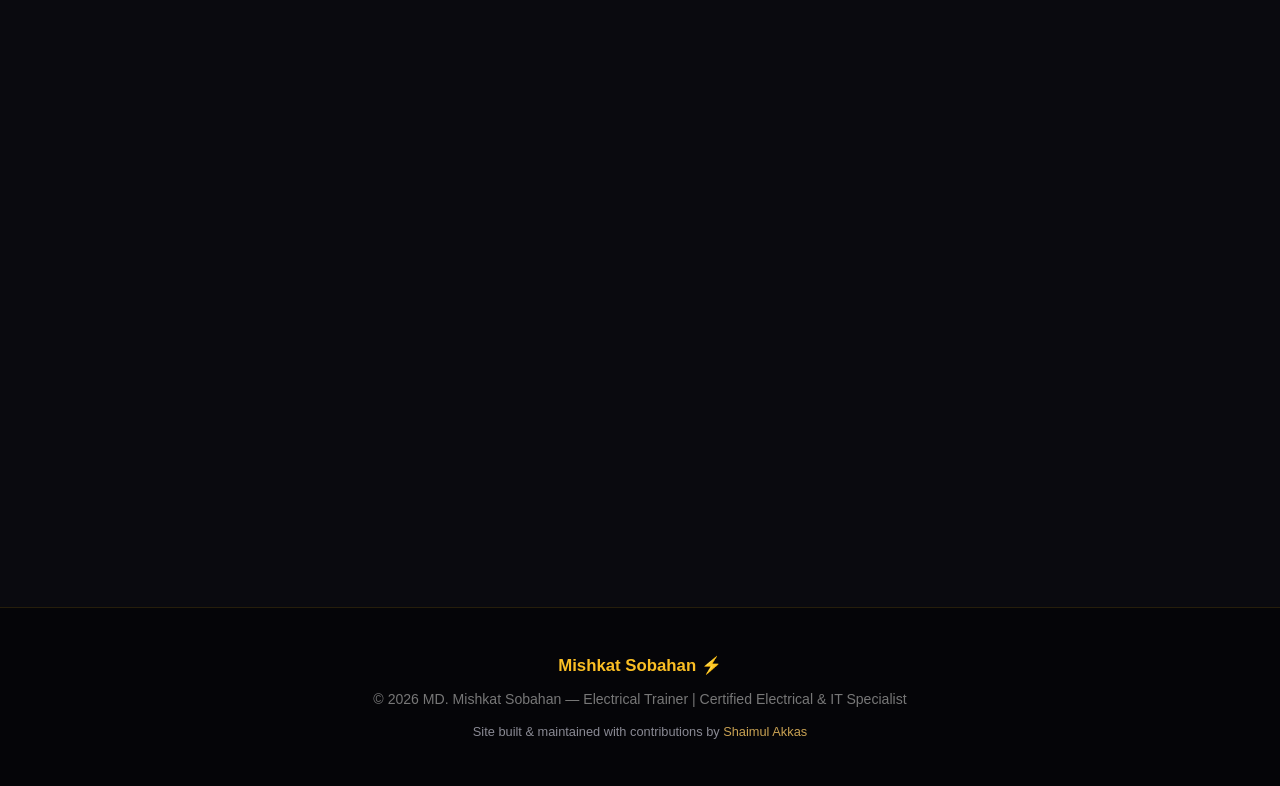
<file: gallery.html>
<!DOCTYPE html>
<html lang="en">
<head>
<meta charset="UTF-8">
<meta name="viewport" content="width=device-width, initial-scale=1.0">
<title>Photo Gallery — MD. Mishkat Sobahan</title>
<meta name="description" content="Full photo gallery of MD. Mishkat Sobahan — training sessions, house wiring practice, motor rewinding, industry visits, events and exams.">
<meta name="author" content="MD. Mishkat Sobahan">
<meta name="robots" content="index,follow,max-image-preview:large">
<link rel="canonical" href="https://mishkatsobahan.github.io/gallery.html">
<link rel="icon" href="data:image/svg+xml,<svg xmlns='http://www.w3.org/2000/svg' viewBox='0 0 100 100'><text y='.9em' font-size='90'>⚡</text></svg>">
<meta name="theme-color" content="#0a0a0f">
<meta property="og:type" content="website">
<meta property="og:site_name" content="MD. Mishkat Sobahan">
<meta property="og:locale" content="en">
<meta property="og:url" content="https://mishkatsobahan.github.io/gallery.html">
<meta property="og:title" content="Photo Gallery — MD. Mishkat Sobahan">
<meta property="og:description" content="Field photos: training sessions, wiring practice, motor rewinding, industry visits, events and project sites.">
<meta property="og:image" content="https://mishkatsobahan.github.io/assets/img/og-cover.png">
<meta property="og:image:width" content="1200">
<meta property="og:image:height" content="630">
<meta property="og:image:alt" content="MD. Mishkat Sobahan — Photo Gallery">
<meta name="twitter:card" content="summary_large_image">
<meta name="twitter:title" content="Photo Gallery — MD. Mishkat Sobahan">
<meta name="twitter:description" content="Field photos: training sessions, wiring practice, motor rewinding, industry visits, events and project sites.">
<meta name="twitter:image" content="https://mishkatsobahan.github.io/assets/img/og-cover.png">
<link rel="preload" href="assets/Maellen-e9j06.otf" as="font" type="font/otf" crossorigin>
<link rel="stylesheet" href="assets/css/styles.css">
<noscript><style>.reveal{opacity:1!important;transform:none!important}.fill{width:var(--w)!important}</style></noscript>
<script type="application/ld+json">{"@context":"https://schema.org","@graph":[{"@type":"CollectionPage","@id":"https://mishkatsobahan.github.io/gallery.html#page","url":"https://mishkatsobahan.github.io/gallery.html","name":"Photo Gallery — MD. Mishkat Sobahan","isPartOf":{"@id":"https://mishkatsobahan.github.io/#website"},"about":{"@id":"https://mishkatsobahan.github.io/#person"},"inLanguage":"en"},{"@type":"BreadcrumbList","itemListElement":[{"@type":"ListItem","position":1,"name":"Home","item":"https://mishkatsobahan.github.io/"},{"@type":"ListItem","position":2,"name":"Photo Gallery","item":"https://mishkatsobahan.github.io/gallery.html"}]}]}</script>
</head>
<body>
<a class="skip" href="#gallery">Skip to content</a>
<nav>
  <div class="nav-in">
    <a class="logo" href="index.html#top">Mishkat <span>Sobahan</span></a>
    <div class="links" id="navLinks">
      <a href="index.html#about">About</a>
      <a href="index.html#skills">Skills</a>
      <a href="index.html#exp">Experience</a>
      <a href="index.html#projects">Projects</a>
      <a href="gallery.html" class="active">Gallery</a>
      <a href="index.html#edu">Education</a>
      <a href="index.html#certs">Certificates</a>
      <a href="index.html#contact">Contact</a>
    </div>
    <button class="burger" id="burger" aria-label="Menu" aria-expanded="false">☰</button>
  </div>
</nav>

<header class="hero proj-hero" id="top">
  <div class="wrap" style="width:100%">
    <a class="back" href="index.html">← Home</a>
    <div class="proj-num">FULL COLLECTION · 30 PHOTOS</div>
    <h1>Photo<br><span class="amber">Gallery</span></h1>
    <p class="tagline">Training sessions, wiring practice, industry visits and events — filter by category or click any photo to view it full-size.</p>
  </div>
</header>

<section id="gallery">
  <div class="wrap">
    <div class="filters reveal">
      <button class="fbtn on" data-f="all">All · 67</button>
      <button class="fbtn" data-f="training">Training &amp; Class · 9</button>
      <button class="fbtn" data-f="wiring">House Wiring · 4</button>
      <button class="fbtn" data-f="rewinding">Motor Rewinding · 6</button>
      <button class="fbtn" data-f="visit">Industry Visit · 7</button>
      <button class="fbtn" data-f="events">Events &amp; Exams · 4</button>
      <button class="fbtn" data-f="sites">Work Sites · 32</button>
      <button class="fbtn" data-f="telecom">Lighting &amp; Decor · 5</button>
    </div>
    <div class="grid3">
      <figure class="card g-photo reveal" tabindex="0" data-cat="training"><img class="g-img" loading="lazy" src="assets/img/gallery/attachment class.jpeg" alt="Attachment class training session"><figcaption><b>Attachment Class</b><span>Training &amp; Class</span></figcaption></figure>
      <figure class="card g-photo reveal" tabindex="0" data-cat="training"><img class="g-img" loading="lazy" src="assets/img/gallery/attachment class1.jpeg" alt="Attachment class training session"><figcaption><b>Attachment Class</b><span>Training &amp; Class</span></figcaption></figure>
      <figure class="card g-photo reveal" tabindex="0" data-cat="training"><img class="g-img" loading="lazy" src="assets/img/gallery/attachment class2.jpeg" alt="Attachment class training session"><figcaption><b>Attachment Class</b><span>Training &amp; Class</span></figcaption></figure>
      <figure class="card g-photo reveal" tabindex="0" data-cat="training"><img class="g-img" loading="lazy" src="assets/img/gallery/attachment class3.jpeg" alt="Attachment class training session"><figcaption><b>Attachment Class</b><span>Training &amp; Class</span></figcaption></figure>
      <figure class="card g-photo reveal" tabindex="0" data-cat="training"><img class="g-img" loading="lazy" src="assets/img/gallery/attachment class4.jpeg" alt="Attachment class training session"><figcaption><b>Attachment Class</b><span>Training &amp; Class</span></figcaption></figure>
      <figure class="card g-photo reveal" tabindex="0" data-cat="training"><img class="g-img" loading="lazy" src="assets/img/gallery/Class .jpeg" alt="Practical class session"><figcaption><b>Practical Class</b><span>Training &amp; Class</span></figcaption></figure>
      <figure class="card g-photo reveal" tabindex="0" data-cat="training"><img class="g-img" loading="lazy" src="assets/img/gallery/Class 1 .jpeg" alt="Practical class session"><figcaption><b>Practical Class</b><span>Training &amp; Class</span></figcaption></figure>
      <figure class="card g-photo reveal" tabindex="0" data-cat="training"><img class="g-img" loading="lazy" src="assets/img/gallery/Class 2 .jpeg" alt="Practical class session"><figcaption><b>Practical Class</b><span>Training &amp; Class</span></figcaption></figure>
      <figure class="card g-photo reveal" tabindex="0" data-cat="training"><img class="g-img" loading="lazy" src="assets/img/gallery/Class 3 .jpeg" alt="Practical class session"><figcaption><b>Practical Class</b><span>Training &amp; Class</span></figcaption></figure>
      <figure class="card g-photo reveal" tabindex="0" data-cat="wiring"><img class="g-img" loading="lazy" src="assets/img/gallery/House Waring1.jpeg" alt="House wiring practice"><figcaption><b>House Wiring Practice</b><span>House Wiring</span></figcaption></figure>
      <figure class="card g-photo reveal" tabindex="0" data-cat="wiring"><img class="g-img" loading="lazy" src="assets/img/gallery/House Wiring.jpeg" alt="House wiring practice"><figcaption><b>House Wiring Practice</b><span>House Wiring</span></figcaption></figure>
      <figure class="card g-photo reveal" tabindex="0" data-cat="wiring"><img class="g-img" loading="lazy" src="assets/img/gallery/House Wiring2.jpeg" alt="House wiring practice"><figcaption><b>House Wiring Practice</b><span>House Wiring</span></figcaption></figure>
      <figure class="card g-photo reveal" tabindex="0" data-cat="wiring"><img class="g-img" loading="lazy" src="assets/img/gallery/House Wiring3.jpeg" alt="House wiring practice"><figcaption><b>House Wiring Practice</b><span>House Wiring</span></figcaption></figure>
      <figure class="card g-photo reveal" tabindex="0" data-cat="rewinding"><img class="g-img" loading="lazy" src="assets/img/gallery/Motor Rewinding Class 1.jpeg" alt="Motor rewinding training"><figcaption><b>Motor Rewinding Training</b><span>Motor Rewinding</span></figcaption></figure>
      <figure class="card g-photo reveal" tabindex="0" data-cat="rewinding"><img class="g-img" loading="lazy" src="assets/img/gallery/Motor Rewinding Traniing in GAMPI1.jpeg" alt="Motor rewinding training at GAMP Institute"><figcaption><b>Motor Rewinding Training</b><span>Motor Rewinding</span></figcaption></figure>
      <figure class="card g-photo reveal" tabindex="0" data-cat="rewinding"><img class="g-img" loading="lazy" src="assets/img/gallery/Motor Rewinding Traniing in GAMPI2.jpeg" alt="Motor rewinding training at GAMP Institute"><figcaption><b>Motor Rewinding Training</b><span>Motor Rewinding</span></figcaption></figure>
      <figure class="card g-photo reveal" tabindex="0" data-cat="rewinding"><img class="g-img" loading="lazy" src="assets/img/gallery/Motor Rewinding Traniing in GAMPI3.jpeg" alt="Motor rewinding training at GAMP Institute"><figcaption><b>Motor Rewinding Training</b><span>Motor Rewinding</span></figcaption></figure>
      <figure class="card g-photo reveal" tabindex="0" data-cat="rewinding"><img class="g-img" loading="lazy" src="assets/img/gallery/Motor Rewinding Traniing in GAMPI4.jpeg" alt="Motor rewinding training at GAMP Institute"><figcaption><b>Motor Rewinding Training</b><span>Motor Rewinding</span></figcaption></figure>
      <figure class="card g-photo reveal" tabindex="0" data-cat="rewinding"><img class="g-img" loading="lazy" src="assets/img/gallery/Motor Rewinding Traniing in GAMPI5.jpeg" alt="Motor rewinding training at GAMP Institute"><figcaption><b>Motor Rewinding Training</b><span>Motor Rewinding</span></figcaption></figure>
      <figure class="card g-photo reveal" tabindex="0" data-cat="visit"><img class="g-img" loading="lazy" src="assets/img/gallery/Industry Visit 1.jpeg" alt="Industry visit"><figcaption><b>Industry Visit</b><span>Field Learning Tour</span></figcaption></figure>
      <figure class="card g-photo reveal" tabindex="0" data-cat="visit"><img class="g-img" loading="lazy" src="assets/img/gallery/Industry Visit 2.jpeg" alt="Industry visit"><figcaption><b>Industry Visit</b><span>Field Learning Tour</span></figcaption></figure>
      <figure class="card g-photo reveal" tabindex="0" data-cat="visit"><img class="g-img" loading="lazy" src="assets/img/gallery/Industry Visit 3.jpeg" alt="Industry visit"><figcaption><b>Industry Visit</b><span>Field Learning Tour</span></figcaption></figure>
      <figure class="card g-photo reveal" tabindex="0" data-cat="visit"><img class="g-img" loading="lazy" src="assets/img/gallery/Industry Visit 4.jpeg" alt="Industry visit"><figcaption><b>Industry Visit</b><span>Field Learning Tour</span></figcaption></figure>
      <figure class="card g-photo reveal" tabindex="0" data-cat="visit"><img class="g-img" loading="lazy" src="assets/img/gallery/Industry Visit 5.jpeg" alt="Industry visit"><figcaption><b>Industry Visit</b><span>Field Learning Tour</span></figcaption></figure>
      <figure class="card g-photo reveal" tabindex="0" data-cat="visit"><img class="g-img" loading="lazy" src="assets/img/gallery/Industry Visit 6.jpeg" alt="Industry visit"><figcaption><b>Industry Visit</b><span>Field Learning Tour</span></figcaption></figure>
      <figure class="card g-photo reveal" tabindex="0" data-cat="visit"><img class="g-img" loading="lazy" src="assets/img/gallery/Industry Visit 7.jpeg" alt="Industry visit"><figcaption><b>Industry Visit</b><span>Field Learning Tour</span></figcaption></figure>
      <figure class="card g-photo reveal" tabindex="0" data-cat="events"><img class="g-img" loading="lazy" src="assets/img/gallery/Event.jpeg" alt="Campus event"><figcaption><b>Campus Event</b><span>Events &amp; Exams</span></figcaption></figure>
      <figure class="card g-photo reveal" tabindex="0" data-cat="events"><img class="g-img" loading="lazy" src="assets/img/gallery/Event 2.jpeg" alt="Campus event"><figcaption><b>Campus Event</b><span>Events &amp; Exams</span></figcaption></figure>
      <figure class="card g-photo reveal" tabindex="0" data-cat="events"><img class="g-img" loading="lazy" src="assets/img/gallery/Exam.jpeg" alt="Practical exam"><figcaption><b>Practical Exam</b><span>Events &amp; Exams</span></figcaption></figure>
      <figure class="card g-photo reveal" tabindex="0" data-cat="events"><img class="g-img" loading="lazy" src="assets/img/gallery/Exam 2.jpeg" alt="Practical exam"><figcaption><b>Practical Exam</b><span>Events &amp; Exams</span></figcaption></figure>
      <figure class="card g-photo reveal" tabindex="0" data-cat="sites"><img class="g-img" loading="lazy" src="assets/img/projects/Computer Lab/WhatsApp Image 2026-10-01 at 11.53.41 PM.jpeg" alt="Computer lab site installation"><figcaption><b>Computer Lab Setup</b><span>Work Sites</span></figcaption></figure>
      <figure class="card g-photo reveal" tabindex="0" data-cat="sites"><img class="g-img" loading="lazy" src="assets/img/projects/Computer Lab/WhatsApp Image 2026-10-01 at 11.53.43 PM.jpeg" alt="Computer lab site installation"><figcaption><b>Computer Lab Setup</b><span>Work Sites</span></figcaption></figure>
      <figure class="card g-photo reveal" tabindex="0" data-cat="sites"><img class="g-img" loading="lazy" src="assets/img/projects/Computer Lab/WhatsApp Image 2026-10-01 at 11.53.44 PM.jpeg" alt="Computer lab site installation"><figcaption><b>Computer Lab Setup</b><span>Work Sites</span></figcaption></figure>
      <figure class="card g-photo reveal" tabindex="0" data-cat="sites"><img class="g-img" loading="lazy" src="assets/img/projects/Computer Lab/WhatsApp Image 2026-10-01 at 11.53.46 PM.jpeg" alt="Computer lab site installation"><figcaption><b>Computer Lab Setup</b><span>Work Sites</span></figcaption></figure>
      <figure class="card g-photo reveal" tabindex="0" data-cat="sites"><img class="g-img" loading="lazy" src="assets/img/projects/Computer Lab/WhatsApp Image 2026-10-02 at 12.29.54 AM.jpeg" alt="Computer lab site installation"><figcaption><b>Computer Lab Setup</b><span>Work Sites</span></figcaption></figure>
      <figure class="card g-photo reveal" tabindex="0" data-cat="sites"><img class="g-img" loading="lazy" src="assets/img/projects/Computer Lab/WhatsApp Image 2026-10-02 at 12.29.55 AM.jpeg" alt="Computer lab site installation"><figcaption><b>Computer Lab Setup</b><span>Work Sites</span></figcaption></figure>
      <figure class="card g-photo reveal" tabindex="0" data-cat="sites"><img class="g-img" loading="lazy" src="assets/img/projects/Residencial House Wairing/House Wiring.jpeg" alt="Residential house wiring site work"><figcaption><b>Residential Wiring</b><span>Work Sites</span></figcaption></figure>
      <figure class="card g-photo reveal" tabindex="0" data-cat="sites"><img class="g-img" loading="lazy" src="assets/img/projects/Residencial House Wairing/House Wiring1.jpeg" alt="Residential house wiring site work"><figcaption><b>Residential Wiring</b><span>Work Sites</span></figcaption></figure>
      <figure class="card g-photo reveal" tabindex="0" data-cat="sites"><img class="g-img" loading="lazy" src="assets/img/projects/Residencial House Wairing/WhatsApp Image 2026-10-02 at 1.07.25 AM.jpeg" alt="Residential house wiring site work"><figcaption><b>Residential Wiring</b><span>Work Sites</span></figcaption></figure>
      <figure class="card g-photo reveal" tabindex="0" data-cat="sites"><img class="g-img" loading="lazy" src="assets/img/projects/Residencial House Wairing/WhatsApp Image 2026-10-02 at 1.07.26 AM.jpeg" alt="Residential house wiring site work"><figcaption><b>Residential Wiring</b><span>Work Sites</span></figcaption></figure>
      <figure class="card g-photo reveal" tabindex="0" data-cat="sites"><img class="g-img" loading="lazy" src="assets/img/projects/Residencial House Wairing/WhatsApp Image 2026-10-02 vat 1.07.26 AM.jpeg" alt="Residential house wiring site work"><figcaption><b>Residential Wiring</b><span>Work Sites</span></figcaption></figure>
      <figure class="card g-photo reveal" tabindex="0" data-cat="sites"><img class="g-img" loading="lazy" src="assets/img/projects/Motor Rewinding/Motors Rewinding.jpeg" alt="Motor rewinding site work"><figcaption><b>Motor Rewinding</b><span>Work Sites</span></figcaption></figure>
      <figure class="card g-photo reveal" tabindex="0" data-cat="sites"><img class="g-img" loading="lazy" src="assets/img/projects/Motor Rewinding/Motors Rewinding1.jpeg" alt="Motor rewinding site work"><figcaption><b>Motor Rewinding</b><span>Work Sites</span></figcaption></figure>
      <figure class="card g-photo reveal" tabindex="0" data-cat="telecom"><img class="g-img" loading="lazy" src="assets/img/projects/Lighting Sighbox/Lighting Signbox.jpeg" alt="Lighting signbox installation"><figcaption><b>Lighting Signbox</b><span>Lighting &amp; Decor</span></figcaption></figure>
      <figure class="card g-photo reveal" tabindex="0" data-cat="telecom"><img class="g-img" loading="lazy" src="assets/img/projects/Lighting Sighbox/Lighting Signbox1.jpeg" alt="Lighting signbox installation"><figcaption><b>Lighting Signbox</b><span>Lighting &amp; Decor</span></figcaption></figure>
      <figure class="card g-photo reveal" tabindex="0" data-cat="telecom"><img class="g-img" loading="lazy" src="assets/img/projects/Lighting Sighbox/Lighting Signbox2.jpeg" alt="Lighting signbox installation"><figcaption><b>Lighting Signbox</b><span>Lighting &amp; Decor</span></figcaption></figure>
      <figure class="card g-photo reveal" tabindex="0" data-cat="telecom"><img class="g-img" loading="lazy" src="assets/img/projects/Lighting Sighbox/Lighting Home Decoration.jpeg" alt="Home decorative lighting"><figcaption><b>Home Decoration</b><span>Lighting &amp; Decor</span></figcaption></figure>
      <figure class="card g-photo reveal" tabindex="0" data-cat="telecom"><img class="g-img" loading="lazy" src="assets/img/projects/Lighting Sighbox/Lighting Home Decoration1.jpeg" alt="Home decorative lighting"><figcaption><b>Home Decoration</b><span>Lighting &amp; Decor</span></figcaption></figure>
      <figure class="card g-photo reveal" tabindex="0" data-cat="sites"><img class="g-img" loading="lazy" src="assets/img/projects/CCTV installation.jpeg" alt="CCTV camera installation work"><figcaption><b>CCTV Installation</b><span>Work Sites</span></figcaption></figure>
      <figure class="card g-photo reveal" tabindex="0" data-cat="sites"><img class="g-img" loading="lazy" src="assets/img/projects/Motor Controlling/GAMPI - Motors Controlling Practical.jpeg" alt="Motor controlling practical session"><figcaption><b>Motor Controlling Practical</b><span>Work Sites</span></figcaption></figure>
      <figure class="card g-photo reveal" tabindex="0" data-cat="sites"><img class="g-img" loading="lazy" src="assets/img/projects/Motor Controlling/GAMPI - Motors Controlling Practical1.jpeg" alt="Motor controlling practical session"><figcaption><b>Motor Controlling Practical</b><span>Work Sites</span></figcaption></figure>
      <figure class="card g-photo reveal" tabindex="0" data-cat="sites"><img class="g-img" loading="lazy" src="assets/img/projects/Motor Controlling/GAMPI - Motors Controlling Practical 2.jpeg" alt="Motor controlling practical session"><figcaption><b>Motor Controlling Practical</b><span>Work Sites</span></figcaption></figure>
      <figure class="card g-photo reveal" tabindex="0" data-cat="sites"><img class="g-img" loading="lazy" src="assets/img/projects/Motor Controlling/GAMPI - Motors Controlling Practical 3.jpeg" alt="Motor controlling practical session"><figcaption><b>Motor Controlling Practical</b><span>Work Sites</span></figcaption></figure>
      <figure class="card g-photo reveal" tabindex="0" data-cat="sites"><img class="g-img" loading="lazy" src="assets/img/projects/Motor Controlling/GAMPI - Motors Controlling Practical 4.jpeg" alt="Motor controlling practical session"><figcaption><b>Motor Controlling Practical</b><span>Work Sites</span></figcaption></figure>
      <figure class="card g-photo reveal" tabindex="0" data-cat="sites"><img class="g-img" loading="lazy" src="assets/img/projects/Motor Controlling/GAMPI - Motors Controlling Practical  5.jpeg" alt="Motor controlling practical session"><figcaption><b>Motor Controlling Practical</b><span>Work Sites</span></figcaption></figure>
      <figure class="card g-photo reveal" tabindex="0" data-cat="sites"><img class="g-img" loading="lazy" src="assets/img/projects/Motor Rewinding/GAMPI - Motors Rewinding Class.jpeg" alt="Motor rewinding class"><figcaption><b>Motor Rewinding Class</b><span>Work Sites</span></figcaption></figure>
      <figure class="card g-photo reveal" tabindex="0" data-cat="sites"><img class="g-img" loading="lazy" src="assets/img/projects/Motor Rewinding/GAMPI - Motors Rewinding Class 1.jpeg" alt="Motor rewinding class"><figcaption><b>Motor Rewinding Class</b><span>Work Sites</span></figcaption></figure>
      <figure class="card g-photo reveal" tabindex="0" data-cat="sites"><img class="g-img" loading="lazy" src="assets/img/projects/Motor Rewinding/GAMPI - Motors Rewinding Class 2.jpeg" alt="Motor rewinding class"><figcaption><b>Motor Rewinding Class</b><span>Work Sites</span></figcaption></figure>
      <figure class="card g-photo reveal" tabindex="0" data-cat="sites"><img class="g-img" loading="lazy" src="assets/img/projects/Motor Rewinding/GAMPI - Motors Rewinding Lab.jpeg" alt="Motor rewinding laboratory"><figcaption><b>Motor Rewinding Lab</b><span>Work Sites</span></figcaption></figure>
      <figure class="card g-photo reveal" tabindex="0" data-cat="sites"><img class="g-img" loading="lazy" src="assets/img/projects/Motor Rewinding/GAMPI - Motors Rewinding Lab 1.jpeg" alt="Motor rewinding laboratory"><figcaption><b>Motor Rewinding Lab</b><span>Work Sites</span></figcaption></figure>
      <figure class="card g-photo reveal" tabindex="0" data-cat="sites"><img class="g-img" loading="lazy" src="assets/img/projects/Motor Rewinding/GAMPI - Motors Rewinding Lab 2.jpeg" alt="Motor rewinding laboratory"><figcaption><b>Motor Rewinding Lab</b><span>Work Sites</span></figcaption></figure>
      <figure class="card g-photo reveal" tabindex="0" data-cat="sites"><img class="g-img" loading="lazy" src="assets/img/projects/Motor Rewinding/GAMPI - Motors Rewinding Lab 3.jpeg" alt="Motor rewinding laboratory"><figcaption><b>Motor Rewinding Lab</b><span>Work Sites</span></figcaption></figure>
      <figure class="card g-photo reveal" tabindex="0" data-cat="sites"><img class="g-img" loading="lazy" src="assets/img/projects/Motor Rewinding/GAMPI - Motors Rewinding Lab 4.jpeg" alt="Motor rewinding laboratory"><figcaption><b>Motor Rewinding Lab</b><span>Work Sites</span></figcaption></figure>
      <figure class="card g-photo reveal" tabindex="0" data-cat="sites"><img class="g-img" loading="lazy" src="assets/img/projects/Motor Rewinding/GAMPI - Motors Rewinding Lab 5.jpeg" alt="Motor rewinding laboratory"><figcaption><b>Motor Rewinding Lab</b><span>Work Sites</span></figcaption></figure>
      <figure class="card g-photo reveal" tabindex="0" data-cat="sites"><img class="g-img" loading="lazy" src="assets/img/projects/Motor Rewinding/GAMPI - Motors Rewinding Lab 6.jpeg" alt="Motor rewinding laboratory"><figcaption><b>Motor Rewinding Lab</b><span>Work Sites</span></figcaption></figure>
      <figure class="card g-photo reveal" tabindex="0" data-cat="sites"><img class="g-img" loading="lazy" src="assets/img/projects/Motor Rewinding/GAMPI - Motors Rewinding Lab 7.jpeg" alt="Motor rewinding laboratory"><figcaption><b>Motor Rewinding Lab</b><span>Work Sites</span></figcaption></figure>
      <figure class="card g-photo reveal" tabindex="0" data-cat="sites"><img class="g-img" loading="lazy" src="assets/img/projects/Motor Rewinding/GAMPI - Motors Rewinding Lab 8.jpeg" alt="Motor rewinding laboratory"><figcaption><b>Motor Rewinding Lab</b><span>Work Sites</span></figcaption></figure>
    </div>
  </div>
</section>

<footer>
  <div class="wrap">
    <div class="flogo">Mishkat Sobahan ⚡</div>
    <p>© <span id="year">2026</span> MD. Mishkat Sobahan — Electrical Trainer | Certified Electrical &amp; IT Specialist</p>
    <p class="credit">Site built &amp; maintained with contributions by <a href="https://github.com/shaimulakkas" target="_blank" rel="noopener noreferrer">Shaimul Akkas</a></p>
  </div>
</footer>

<div class="modal" id="certModal" role="dialog" aria-modal="true" aria-label="Photo preview">
  <div class="modal-box">
    <button class="modal-x" id="modalClose" aria-label="Close preview">✕</button>
    <div id="modalStage"></div>
    <p class="modal-note" id="modalNote">Field-work photo — MD. Mishkat Sobahan.</p>
  </div>
</div>

<button id="toTop" aria-label="Back to top">↑</button>
<script src="assets/js/main.js"></script>
</body>
</html>
</file>
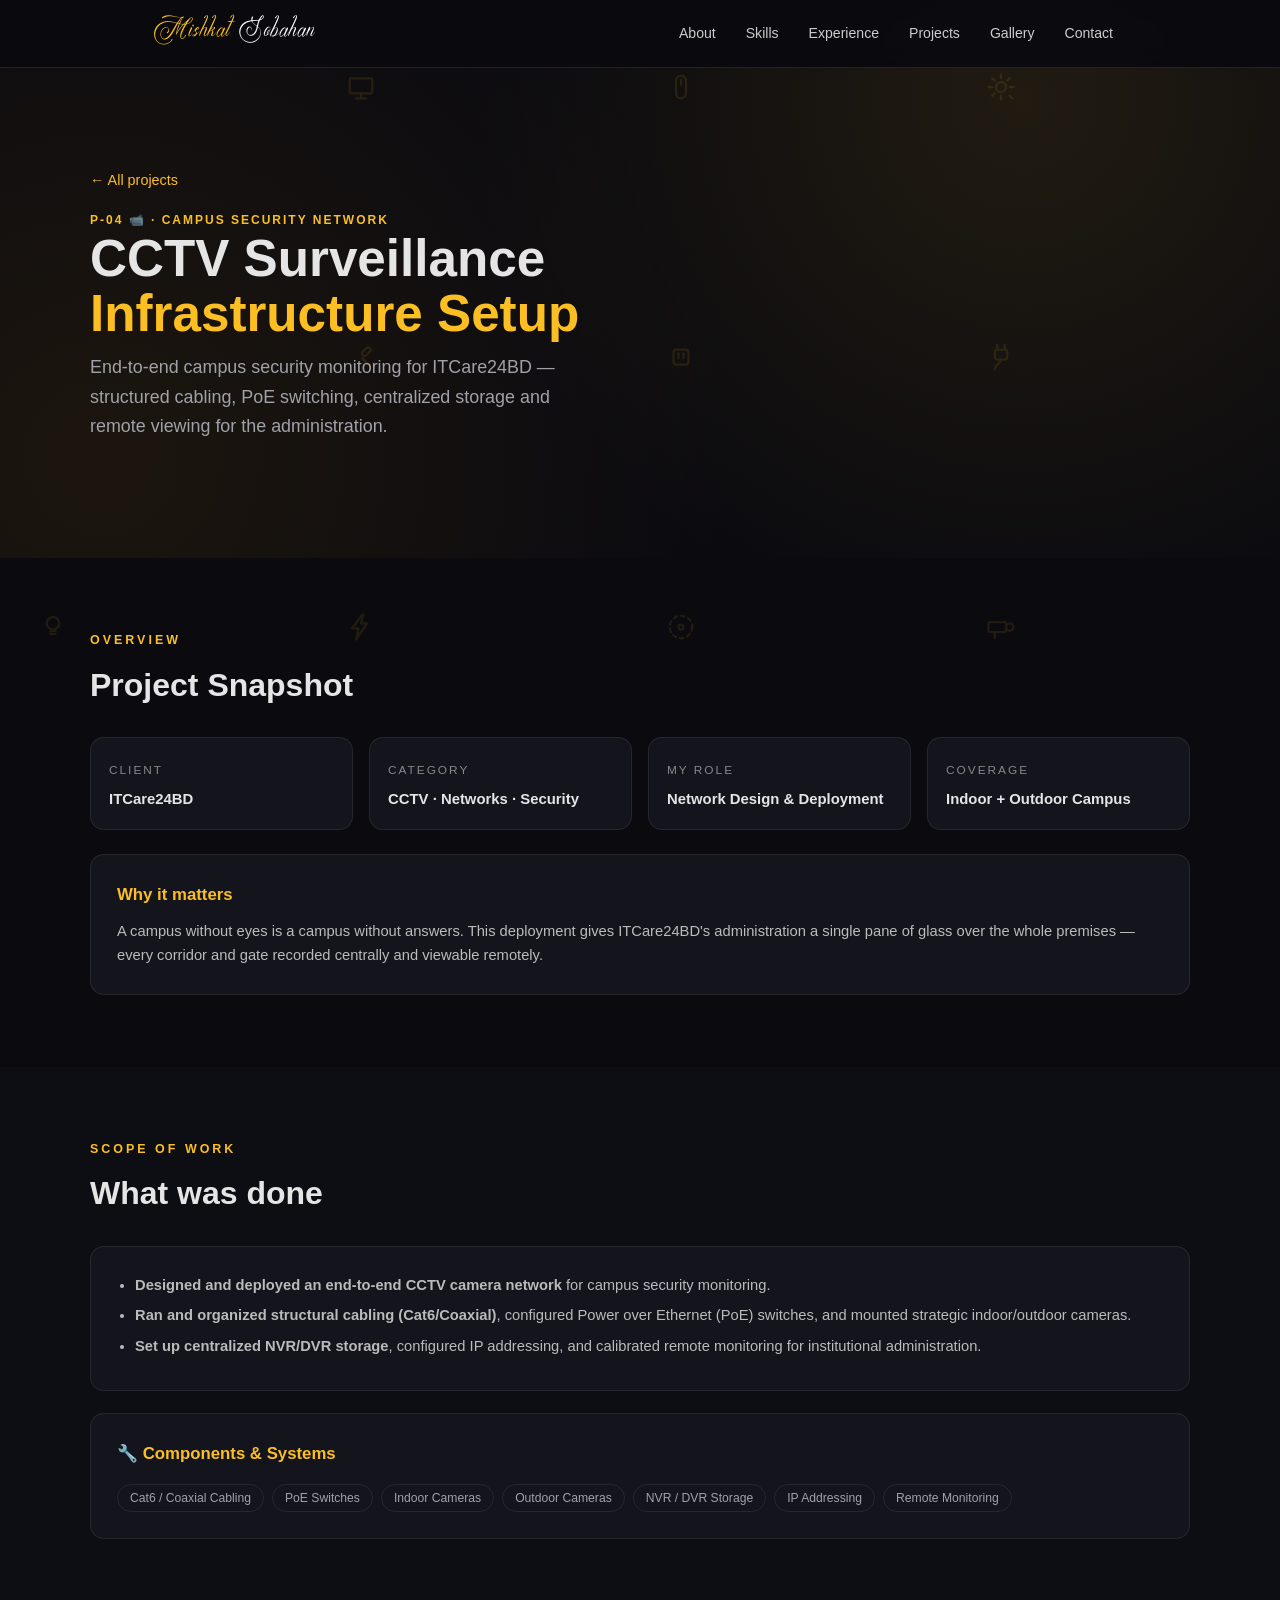
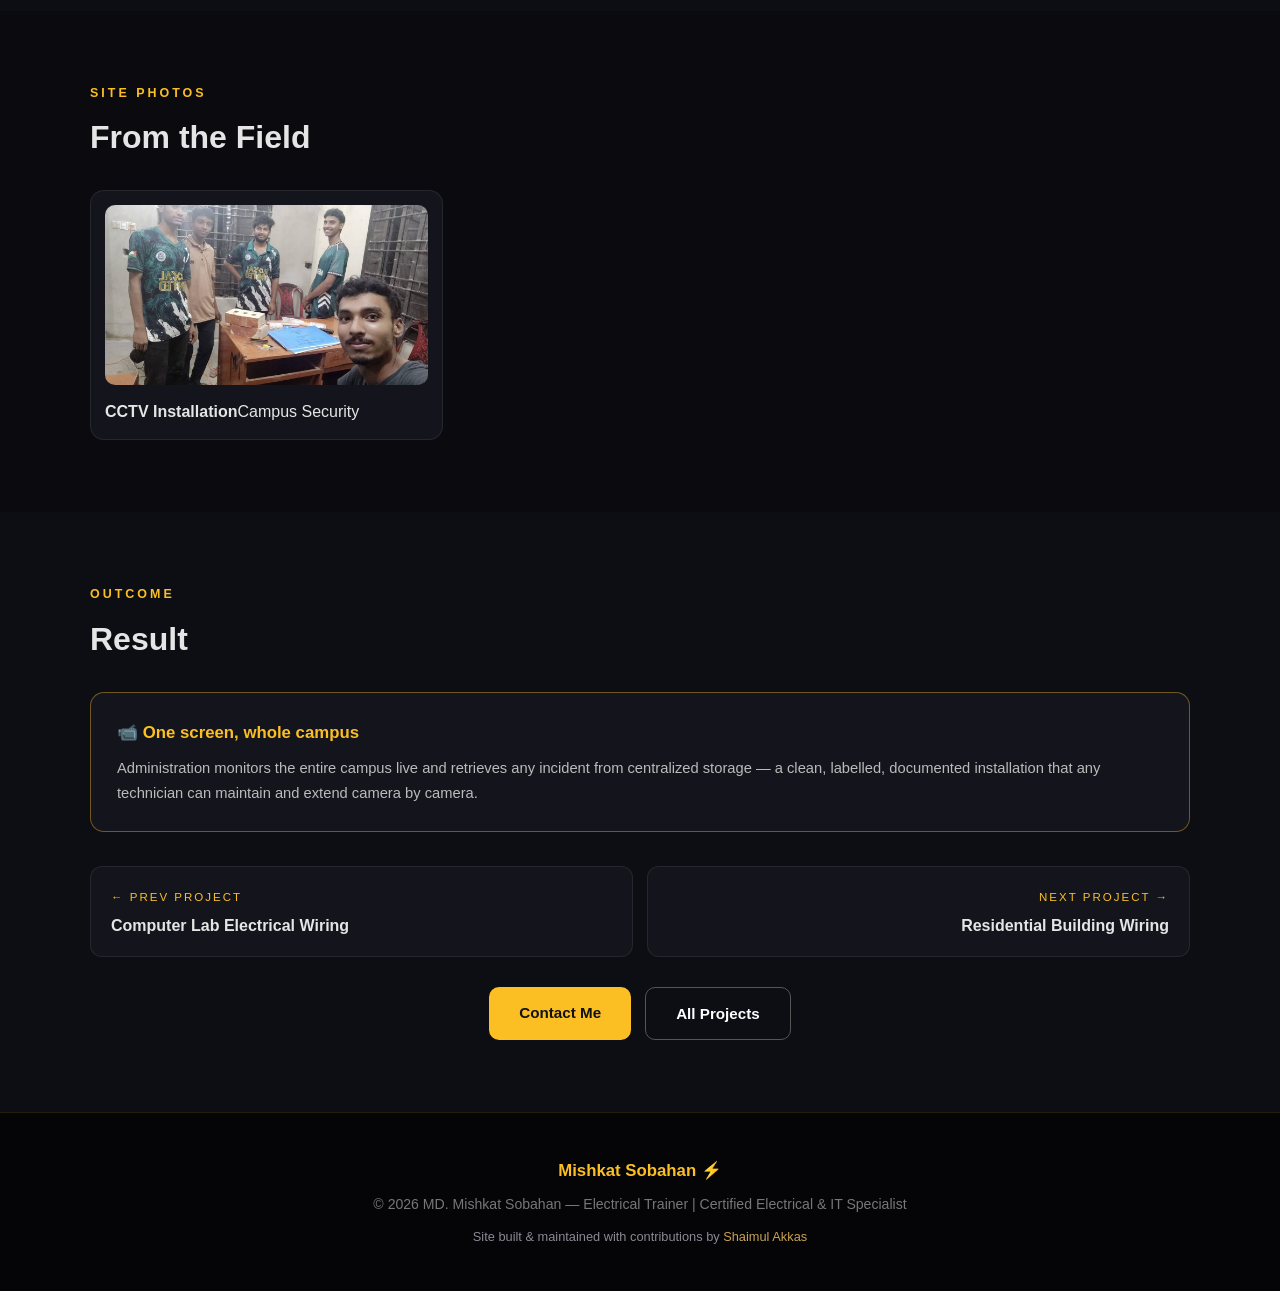
<file: projects/cctv-infrastructure.html>
<!DOCTYPE html>
<html lang="en">
<head>
<meta charset="UTF-8">
<meta name="viewport" content="width=device-width, initial-scale=1.0">
<title>CCTV Surveillance Infrastructure — MD. Mishkat Sobahan</title>
<meta name="description" content="CCTV Surveillance Infrastructure Setup for ITCare24BD — structured cabling, PoE switches, NVR storage and remote monitoring by MD. Mishkat Sobahan.">
<link rel="icon" href="data:image/svg+xml,<svg xmlns='http://www.w3.org/2000/svg' viewBox='0 0 100 100'><text y='.9em' font-size='90'>⚡</text></svg>">
<meta name="theme-color" content="#0a0a0f">
<meta name="author" content="MD. Mishkat Sobahan">
<meta name="robots" content="index,follow,max-image-preview:large">
<link rel="canonical" href="https://mishkatsobahan.github.io/projects/cctv-infrastructure.html">
<meta property="og:type" content="article">
<meta property="og:site_name" content="MD. Mishkat Sobahan">
<meta property="og:locale" content="en">
<meta property="og:url" content="https://mishkatsobahan.github.io/projects/cctv-infrastructure.html">
<meta property="og:title" content="CCTV Surveillance Infrastructure Setup — MD. Mishkat Sobahan">
<meta property="og:description" content="End-to-end CCTV camera network for ITCare24BD — structured cabling, PoE switches, NVR storage and remote monitoring.">
<meta property="og:image" content="https://mishkatsobahan.github.io/assets/img/og-cover.png">
<meta property="og:image:width" content="1200">
<meta property="og:image:height" content="630">
<meta property="og:image:alt" content="CCTV Surveillance Infrastructure Setup — MD. Mishkat Sobahan">
<meta name="twitter:card" content="summary_large_image">
<meta name="twitter:title" content="CCTV Surveillance Infrastructure Setup — MD. Mishkat Sobahan">
<meta name="twitter:description" content="End-to-end CCTV camera network with structured cabling, PoE switches, NVR storage and remote monitoring.">
<meta name="twitter:image" content="https://mishkatsobahan.github.io/assets/img/og-cover.png">
<link rel="preload" href="../assets/Maellen-e9j06.otf" as="font" type="font/otf" crossorigin>
<link rel="stylesheet" href="../assets/css/styles.css">
<noscript><style>.reveal{opacity:1!important;transform:none!important}</style></noscript>
<script type="application/ld+json">{"@context":"https://schema.org","@graph":[{"@type":"WebPage","@id":"https://mishkatsobahan.github.io/projects/cctv-infrastructure.html#page","url":"https://mishkatsobahan.github.io/projects/cctv-infrastructure.html","name":"CCTV Surveillance Infrastructure Setup — MD. Mishkat Sobahan","description":"CCTV Surveillance Infrastructure Setup for ITCare24BD - structured cabling, PoE switches, NVR storage and remote monitoring.","isPartOf":{"@id":"https://mishkatsobahan.github.io/#website"},"about":{"@id":"https://mishkatsobahan.github.io/#person"},"inLanguage":"en"},{"@type":"BreadcrumbList","itemListElement":[{"@type":"ListItem","position":1,"name":"Home","item":"https://mishkatsobahan.github.io/"},{"@type":"ListItem","position":2,"name":"Projects","item":"https://mishkatsobahan.github.io/#projects"},{"@type":"ListItem","position":3,"name":"CCTV Surveillance Infrastructure Setup","item":"https://mishkatsobahan.github.io/projects/cctv-infrastructure.html"}]}]}</script>
</head>
<body>
<a class="skip" href="#overview">Skip to content</a>
<nav>
  <div class="nav-in">
    <a class="logo" href="../index.html#top">Mishkat <span>Sobahan</span></a>
    <div class="links" id="navLinks">
      <a href="../index.html#about">About</a>
      <a href="../index.html#skills">Skills</a>
      <a href="../index.html#exp">Experience</a>
      <a href="../index.html#projects">Projects</a>
      <a href="../index.html#gallery">Gallery</a>
      <a href="../index.html#contact">Contact</a>
    </div>
    <button class="burger" id="burger" aria-label="Menu" aria-expanded="false">☰</button>
  </div>
</nav>

<header class="hero proj-hero" id="top">
  <div class="wrap" style="width:100%">
    <a class="back" href="../index.html#projects">← All projects</a>
    <div class="proj-num">P-04 📹 · CAMPUS SECURITY NETWORK</div>
    <h1>CCTV Surveillance<br><span class="amber">Infrastructure Setup</span></h1>
    <p class="tagline">End-to-end campus security monitoring for ITCare24BD — structured cabling, PoE switching, centralized storage and remote viewing for the administration.</p>
  </div>
</header>

<section id="overview">
  <div class="wrap">
    <div class="sec-tag reveal">OVERVIEW</div>
    <h2 class="reveal">Project Snapshot</h2>
    <div class="meta-grid">
      <div class="card reveal"><small>CLIENT</small><b>ITCare24BD</b></div>
      <div class="card reveal"><small>CATEGORY</small><b>CCTV · Networks · Security</b></div>
      <div class="card reveal"><small>MY ROLE</small><b>Network Design &amp; Deployment</b></div>
      <div class="card reveal"><small>COVERAGE</small><b>Indoor + Outdoor Campus</b></div>
    </div>
    <div class="card reveal">
      <h3>Why it matters</h3>
      <p>A campus without eyes is a campus without answers. This deployment gives ITCare24BD's administration a single pane of glass over the whole premises — every corridor and gate recorded centrally and viewable remotely.</p>
    </div>
  </div>
</section>

<section id="scope" class="alt">
  <div class="wrap">
    <div class="sec-tag reveal">SCOPE OF WORK</div>
    <h2 class="reveal">What was done</h2>
    <div class="card reveal">
      <ul>
        <li><b>Designed and deployed an end-to-end CCTV camera network</b> for campus security monitoring.</li>
        <li><b>Ran and organized structural cabling (Cat6/Coaxial)</b>, configured Power over Ethernet (PoE) switches, and mounted strategic indoor/outdoor cameras.</li>
        <li><b>Set up centralized NVR/DVR storage</b>, configured IP addressing, and calibrated remote monitoring for institutional administration.</li>
      </ul>
    </div>
    <div class="card reveal" style="margin-top:22px">
      <h3>🔧 Components &amp; Systems</h3>
      <div class="chips" style="justify-content:flex-start">
        <span>Cat6 / Coaxial Cabling</span><span>PoE Switches</span><span>Indoor Cameras</span><span>Outdoor Cameras</span><span>NVR / DVR Storage</span><span>IP Addressing</span><span>Remote Monitoring</span>
      </div>
    </div>
  </div>
</section>

<section id="photos">
  <div class="wrap">
    <div class="sec-tag reveal">SITE PHOTOS</div>
    <h2 class="reveal">From the Field</h2>
    <div class="grid3">
      <figure class="card g-photo reveal" tabindex="0"><img class="g-img" loading="lazy" src="../assets/img/projects/CCTV installation.jpeg" alt="CCTV camera installation work"><figcaption><b>CCTV Installation</b><span>Campus Security</span></figcaption></figure>
    </div>
  </div>
</section>

<section id="outcome" class="alt">
  <div class="wrap">
    <div class="sec-tag reveal">OUTCOME</div>
    <h2 class="reveal">Result</h2>
    <div class="card reveal" style="border-color:#fbbf2466">
      <h3>📹 One screen, whole campus</h3>
      <p>Administration monitors the entire campus live and retrieves any incident from centralized storage — a clean, labelled, documented installation that any technician can maintain and extend camera by camera.</p>
    </div>
    <div class="pager reveal">
      <a href="computer-lab-wiring.html"><small>← PREV PROJECT</small><b>Computer Lab Electrical Wiring</b></a>
      <a href="residential-wiring.html" style="text-align:right"><small>NEXT PROJECT →</small><b>Residential Building Wiring</b></a>
    </div>
    <div class="btns reveal" style="justify-content:center;margin-top:30px">
      <a class="btn btn-solid" href="../index.html#contact">Contact Me</a>
      <a class="btn btn-ghost" href="../index.html#projects">All Projects</a>
    </div>
  </div>
</section>

<footer>
  <div class="wrap">
    <div class="flogo">Mishkat Sobahan ⚡</div>
    <p>© <span id="year">2026</span> MD. Mishkat Sobahan — Electrical Trainer | Certified Electrical &amp; IT Specialist</p>
    <p class="credit">Site built &amp; maintained with contributions by <a href="https://github.com/shaimulakkas" target="_blank" rel="noopener noreferrer">Shaimul Akkas</a></p>
  </div>
</footer>

<div class="modal" id="certModal" role="dialog" aria-modal="true" aria-label="Photo preview">
  <div class="modal-box">
    <button class="modal-x" id="modalClose" aria-label="Close preview">✕</button>
    <div id="modalStage"></div>
    <p class="modal-note" id="modalNote">Field-work photo — MD. Mishkat Sobahan.</p>
  </div>
</div>

<button id="toTop" aria-label="Back to top">↑</button>
<script src="../assets/js/main.js"></script>
</body>
</html>
</file>
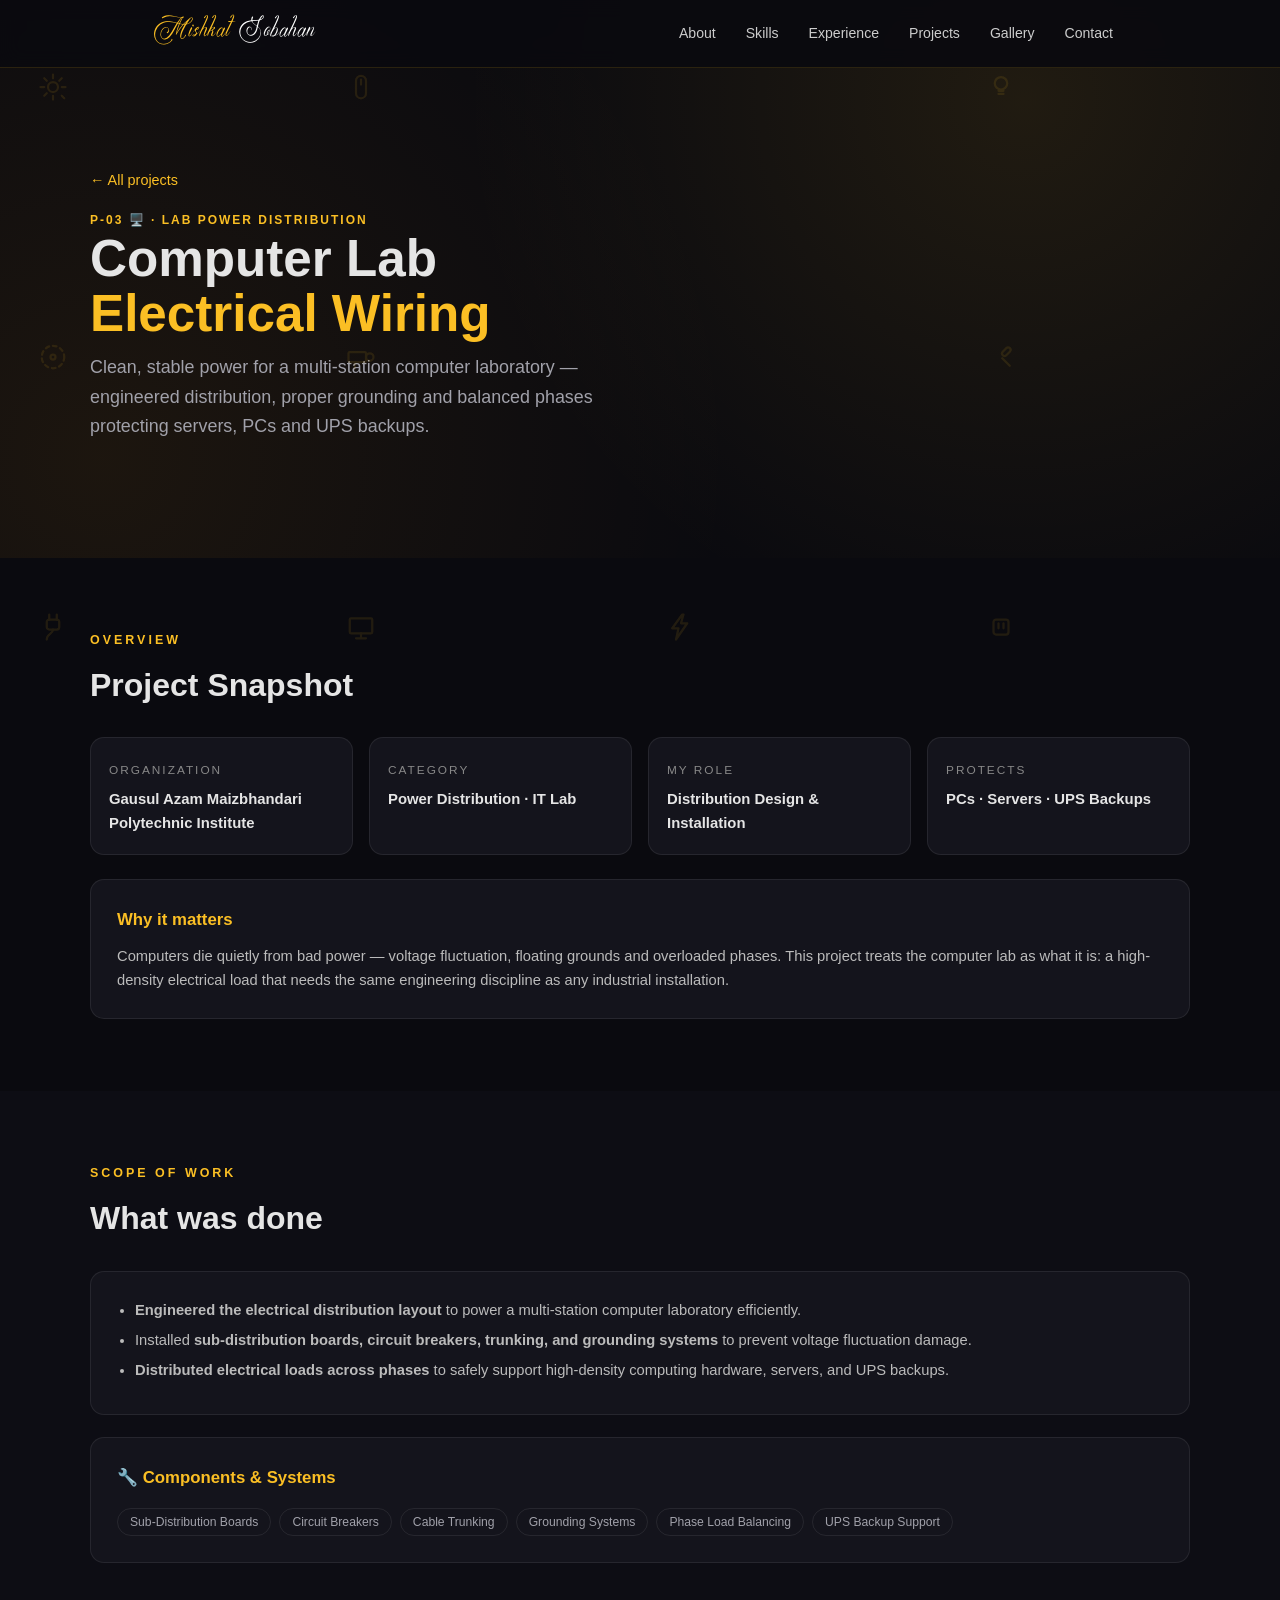
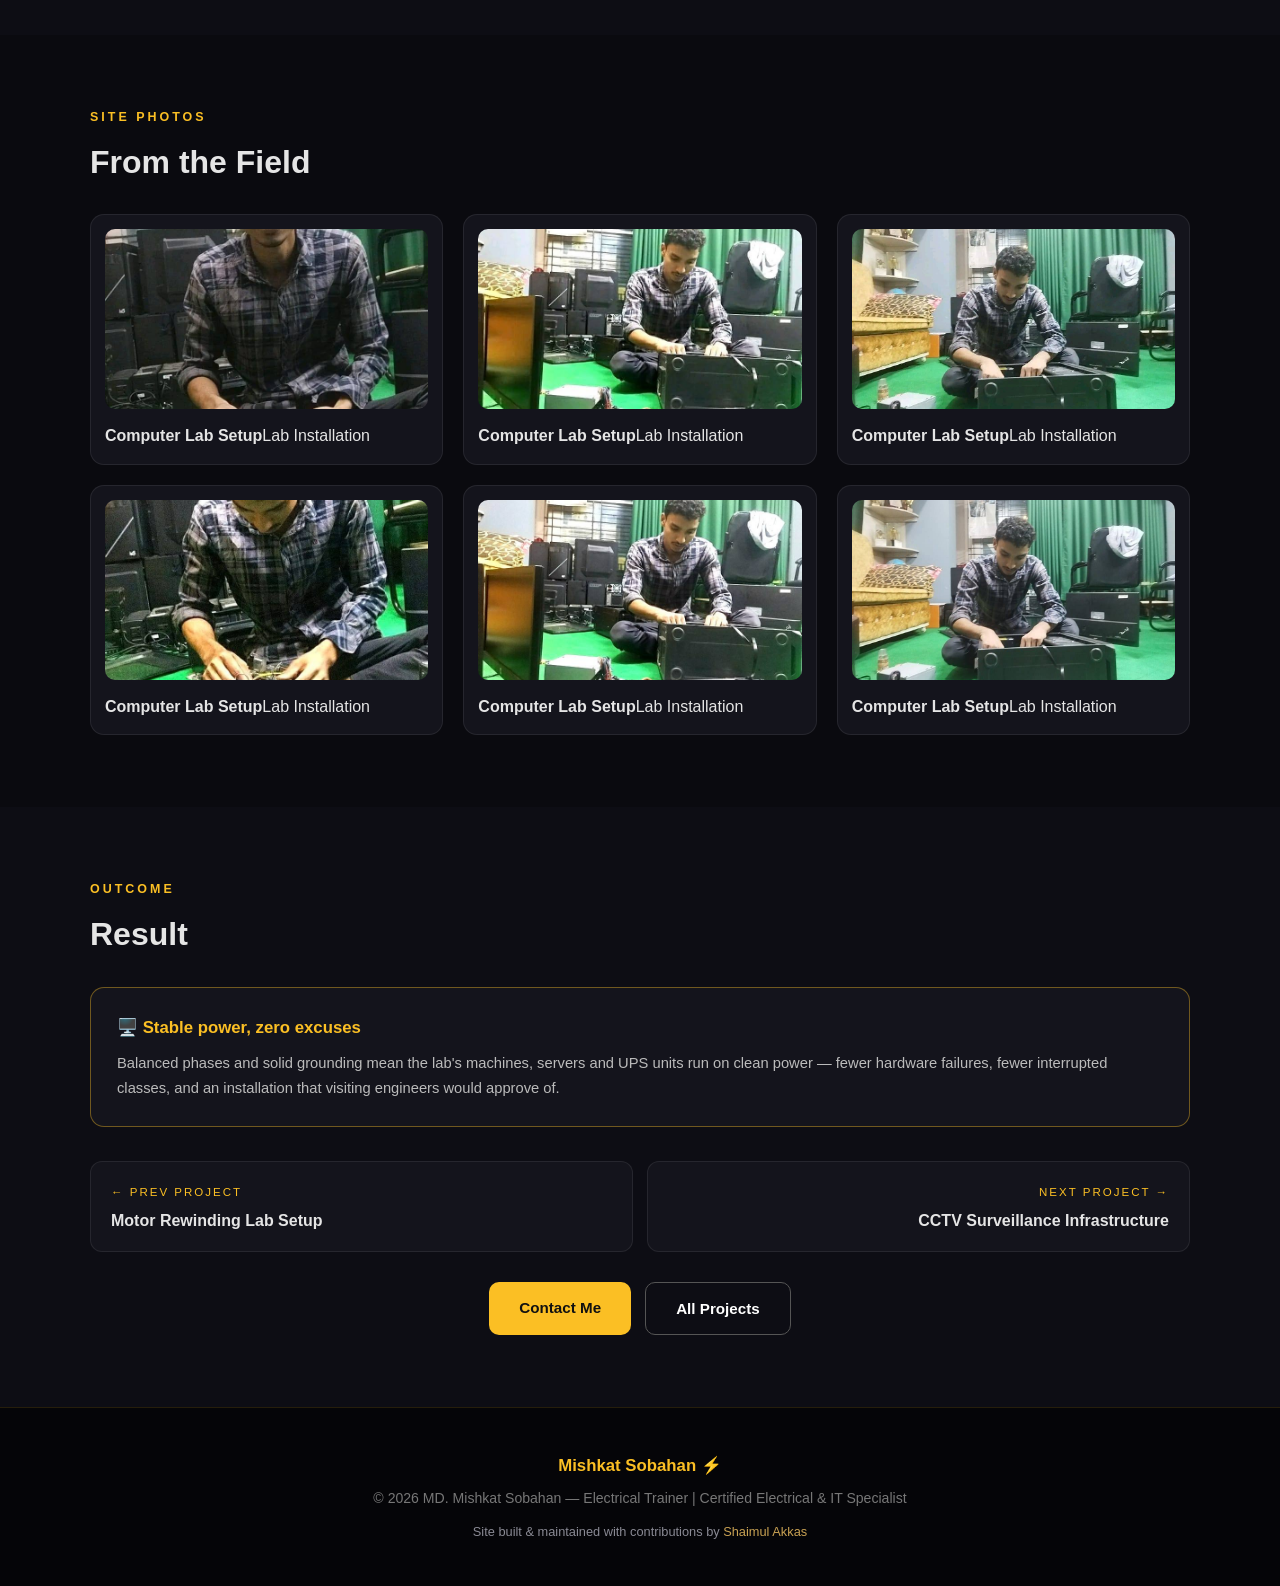
<file: projects/computer-lab-wiring.html>
<!DOCTYPE html>
<html lang="en">
<head>
<meta charset="UTF-8">
<meta name="viewport" content="width=device-width, initial-scale=1.0">
<title>Computer Lab Electrical Wiring — MD. Mishkat Sobahan</title>
<meta name="description" content="Computer Lab Electrical Wiring at Gausul Azam Maizbhandari Polytechnic Institute — distribution layout, grounding and load balancing by MD. Mishkat Sobahan.">
<link rel="icon" href="data:image/svg+xml,<svg xmlns='http://www.w3.org/2000/svg' viewBox='0 0 100 100'><text y='.9em' font-size='90'>⚡</text></svg>">
<meta name="theme-color" content="#0a0a0f">
<meta name="author" content="MD. Mishkat Sobahan">
<meta name="robots" content="index,follow,max-image-preview:large">
<link rel="canonical" href="https://mishkatsobahan.github.io/projects/computer-lab-wiring.html">
<meta property="og:type" content="article">
<meta property="og:site_name" content="MD. Mishkat Sobahan">
<meta property="og:locale" content="en">
<meta property="og:url" content="https://mishkatsobahan.github.io/projects/computer-lab-wiring.html">
<meta property="og:title" content="Computer Lab Electrical Wiring — MD. Mishkat Sobahan">
<meta property="og:description" content="Electrical distribution layout, sub-distribution boards, grounding and phase load balancing for a multi-station computer lab.">
<meta property="og:image" content="https://mishkatsobahan.github.io/assets/img/og-cover.png">
<meta property="og:image:width" content="1200">
<meta property="og:image:height" content="630">
<meta property="og:image:alt" content="Computer Lab Electrical Wiring — MD. Mishkat Sobahan">
<meta name="twitter:card" content="summary_large_image">
<meta name="twitter:title" content="Computer Lab Electrical Wiring — MD. Mishkat Sobahan">
<meta name="twitter:description" content="Electrical distribution layout, sub-distribution boards, grounding and phase load balancing for a multi-station computer lab.">
<meta name="twitter:image" content="https://mishkatsobahan.github.io/assets/img/og-cover.png">
<link rel="preload" href="../assets/Maellen-e9j06.otf" as="font" type="font/otf" crossorigin>
<link rel="stylesheet" href="../assets/css/styles.css">
<noscript><style>.reveal{opacity:1!important;transform:none!important}</style></noscript>
<script type="application/ld+json">{"@context":"https://schema.org","@graph":[{"@type":"WebPage","@id":"https://mishkatsobahan.github.io/projects/computer-lab-wiring.html#page","url":"https://mishkatsobahan.github.io/projects/computer-lab-wiring.html","name":"Computer Lab Electrical Wiring — MD. Mishkat Sobahan","description":"Computer Lab Electrical Wiring at Gausul Azam Maizbhandari Polytechnic Institute - distribution layout, grounding and load balancing.","isPartOf":{"@id":"https://mishkatsobahan.github.io/#website"},"about":{"@id":"https://mishkatsobahan.github.io/#person"},"inLanguage":"en"},{"@type":"BreadcrumbList","itemListElement":[{"@type":"ListItem","position":1,"name":"Home","item":"https://mishkatsobahan.github.io/"},{"@type":"ListItem","position":2,"name":"Projects","item":"https://mishkatsobahan.github.io/#projects"},{"@type":"ListItem","position":3,"name":"Computer Lab Electrical Wiring","item":"https://mishkatsobahan.github.io/projects/computer-lab-wiring.html"}]}]}</script>
</head>
<body>
<a class="skip" href="#overview">Skip to content</a>
<nav>
  <div class="nav-in">
    <a class="logo" href="../index.html#top">Mishkat <span>Sobahan</span></a>
    <div class="links" id="navLinks">
      <a href="../index.html#about">About</a>
      <a href="../index.html#skills">Skills</a>
      <a href="../index.html#exp">Experience</a>
      <a href="../index.html#projects">Projects</a>
      <a href="../index.html#gallery">Gallery</a>
      <a href="../index.html#contact">Contact</a>
    </div>
    <button class="burger" id="burger" aria-label="Menu" aria-expanded="false">☰</button>
  </div>
</nav>

<header class="hero proj-hero" id="top">
  <div class="wrap" style="width:100%">
    <a class="back" href="../index.html#projects">← All projects</a>
    <div class="proj-num">P-03 🖥️ · LAB POWER DISTRIBUTION</div>
    <h1>Computer Lab<br><span class="amber">Electrical Wiring</span></h1>
    <p class="tagline">Clean, stable power for a multi-station computer laboratory — engineered distribution, proper grounding and balanced phases protecting servers, PCs and UPS backups.</p>
  </div>
</header>

<section id="overview">
  <div class="wrap">
    <div class="sec-tag reveal">OVERVIEW</div>
    <h2 class="reveal">Project Snapshot</h2>
    <div class="meta-grid">
      <div class="card reveal"><small>ORGANIZATION</small><b>Gausul Azam Maizbhandari Polytechnic Institute</b></div>
      <div class="card reveal"><small>CATEGORY</small><b>Power Distribution · IT Lab</b></div>
      <div class="card reveal"><small>MY ROLE</small><b>Distribution Design &amp; Installation</b></div>
      <div class="card reveal"><small>PROTECTS</small><b>PCs · Servers · UPS Backups</b></div>
    </div>
    <div class="card reveal">
      <h3>Why it matters</h3>
      <p>Computers die quietly from bad power — voltage fluctuation, floating grounds and overloaded phases. This project treats the computer lab as what it is: a high-density electrical load that needs the same engineering discipline as any industrial installation.</p>
    </div>
  </div>
</section>

<section id="scope" class="alt">
  <div class="wrap">
    <div class="sec-tag reveal">SCOPE OF WORK</div>
    <h2 class="reveal">What was done</h2>
    <div class="card reveal">
      <ul>
        <li><b>Engineered the electrical distribution layout</b> to power a multi-station computer laboratory efficiently.</li>
        <li>Installed <b>sub-distribution boards, circuit breakers, trunking, and grounding systems</b> to prevent voltage fluctuation damage.</li>
        <li><b>Distributed electrical loads across phases</b> to safely support high-density computing hardware, servers, and UPS backups.</li>
      </ul>
    </div>
    <div class="card reveal" style="margin-top:22px">
      <h3>🔧 Components &amp; Systems</h3>
      <div class="chips" style="justify-content:flex-start">
        <span>Sub-Distribution Boards</span><span>Circuit Breakers</span><span>Cable Trunking</span><span>Grounding Systems</span><span>Phase Load Balancing</span><span>UPS Backup Support</span>
      </div>
    </div>
  </div>
</section>

<section id="photos">
  <div class="wrap">
    <div class="sec-tag reveal">SITE PHOTOS</div>
    <h2 class="reveal">From the Field</h2>
    <div class="grid3">
      <figure class="card g-photo reveal" tabindex="0"><img class="g-img" loading="lazy" src="../assets/img/projects/Computer Lab/WhatsApp Image 2026-10-01 at 11.53.41 PM.jpeg" alt="Computer lab installation work"><figcaption><b>Computer Lab Setup</b><span>Lab Installation</span></figcaption></figure>
      <figure class="card g-photo reveal" tabindex="0"><img class="g-img" loading="lazy" src="../assets/img/projects/Computer Lab/WhatsApp Image 2026-10-01 at 11.53.43 PM.jpeg" alt="Computer lab installation work"><figcaption><b>Computer Lab Setup</b><span>Lab Installation</span></figcaption></figure>
      <figure class="card g-photo reveal" tabindex="0"><img class="g-img" loading="lazy" src="../assets/img/projects/Computer Lab/WhatsApp Image 2026-10-01 at 11.53.44 PM.jpeg" alt="Computer lab installation work"><figcaption><b>Computer Lab Setup</b><span>Lab Installation</span></figcaption></figure>
      <figure class="card g-photo reveal" tabindex="0"><img class="g-img" loading="lazy" src="../assets/img/projects/Computer Lab/WhatsApp Image 2026-10-01 at 11.53.46 PM.jpeg" alt="Computer lab installation work"><figcaption><b>Computer Lab Setup</b><span>Lab Installation</span></figcaption></figure>
      <figure class="card g-photo reveal" tabindex="0"><img class="g-img" loading="lazy" src="../assets/img/projects/Computer Lab/WhatsApp Image 2026-10-02 at 12.29.54 AM.jpeg" alt="Computer lab installation work"><figcaption><b>Computer Lab Setup</b><span>Lab Installation</span></figcaption></figure>
      <figure class="card g-photo reveal" tabindex="0"><img class="g-img" loading="lazy" src="../assets/img/projects/Computer Lab/WhatsApp Image 2026-10-02 at 12.29.55 AM.jpeg" alt="Computer lab installation work"><figcaption><b>Computer Lab Setup</b><span>Lab Installation</span></figcaption></figure>
    </div>
  </div>
</section>

<section id="outcome" class="alt">
  <div class="wrap">
    <div class="sec-tag reveal">OUTCOME</div>
    <h2 class="reveal">Result</h2>
    <div class="card reveal" style="border-color:#fbbf2466">
      <h3>🖥️ Stable power, zero excuses</h3>
      <p>Balanced phases and solid grounding mean the lab's machines, servers and UPS units run on clean power — fewer hardware failures, fewer interrupted classes, and an installation that visiting engineers would approve of.</p>
    </div>
    <div class="pager reveal">
      <a href="motor-rewinding-lab.html"><small>← PREV PROJECT</small><b>Motor Rewinding Lab Setup</b></a>
      <a href="cctv-infrastructure.html" style="text-align:right"><small>NEXT PROJECT →</small><b>CCTV Surveillance Infrastructure</b></a>
    </div>
    <div class="btns reveal" style="justify-content:center;margin-top:30px">
      <a class="btn btn-solid" href="../index.html#contact">Contact Me</a>
      <a class="btn btn-ghost" href="../index.html#projects">All Projects</a>
    </div>
  </div>
</section>

<footer>
  <div class="wrap">
    <div class="flogo">Mishkat Sobahan ⚡</div>
    <p>© <span id="year">2026</span> MD. Mishkat Sobahan — Electrical Trainer | Certified Electrical &amp; IT Specialist</p>
    <p class="credit">Site built &amp; maintained with contributions by <a href="https://github.com/shaimulakkas" target="_blank" rel="noopener noreferrer">Shaimul Akkas</a></p>
  </div>
</footer>

<div class="modal" id="certModal" role="dialog" aria-modal="true" aria-label="Photo preview">
  <div class="modal-box">
    <button class="modal-x" id="modalClose" aria-label="Close preview">✕</button>
    <div id="modalStage"></div>
    <p class="modal-note" id="modalNote">Field-work photo — MD. Mishkat Sobahan.</p>
  </div>
</div>

<button id="toTop" aria-label="Back to top">↑</button>
<script src="../assets/js/main.js"></script>
</body>
</html>
</file>
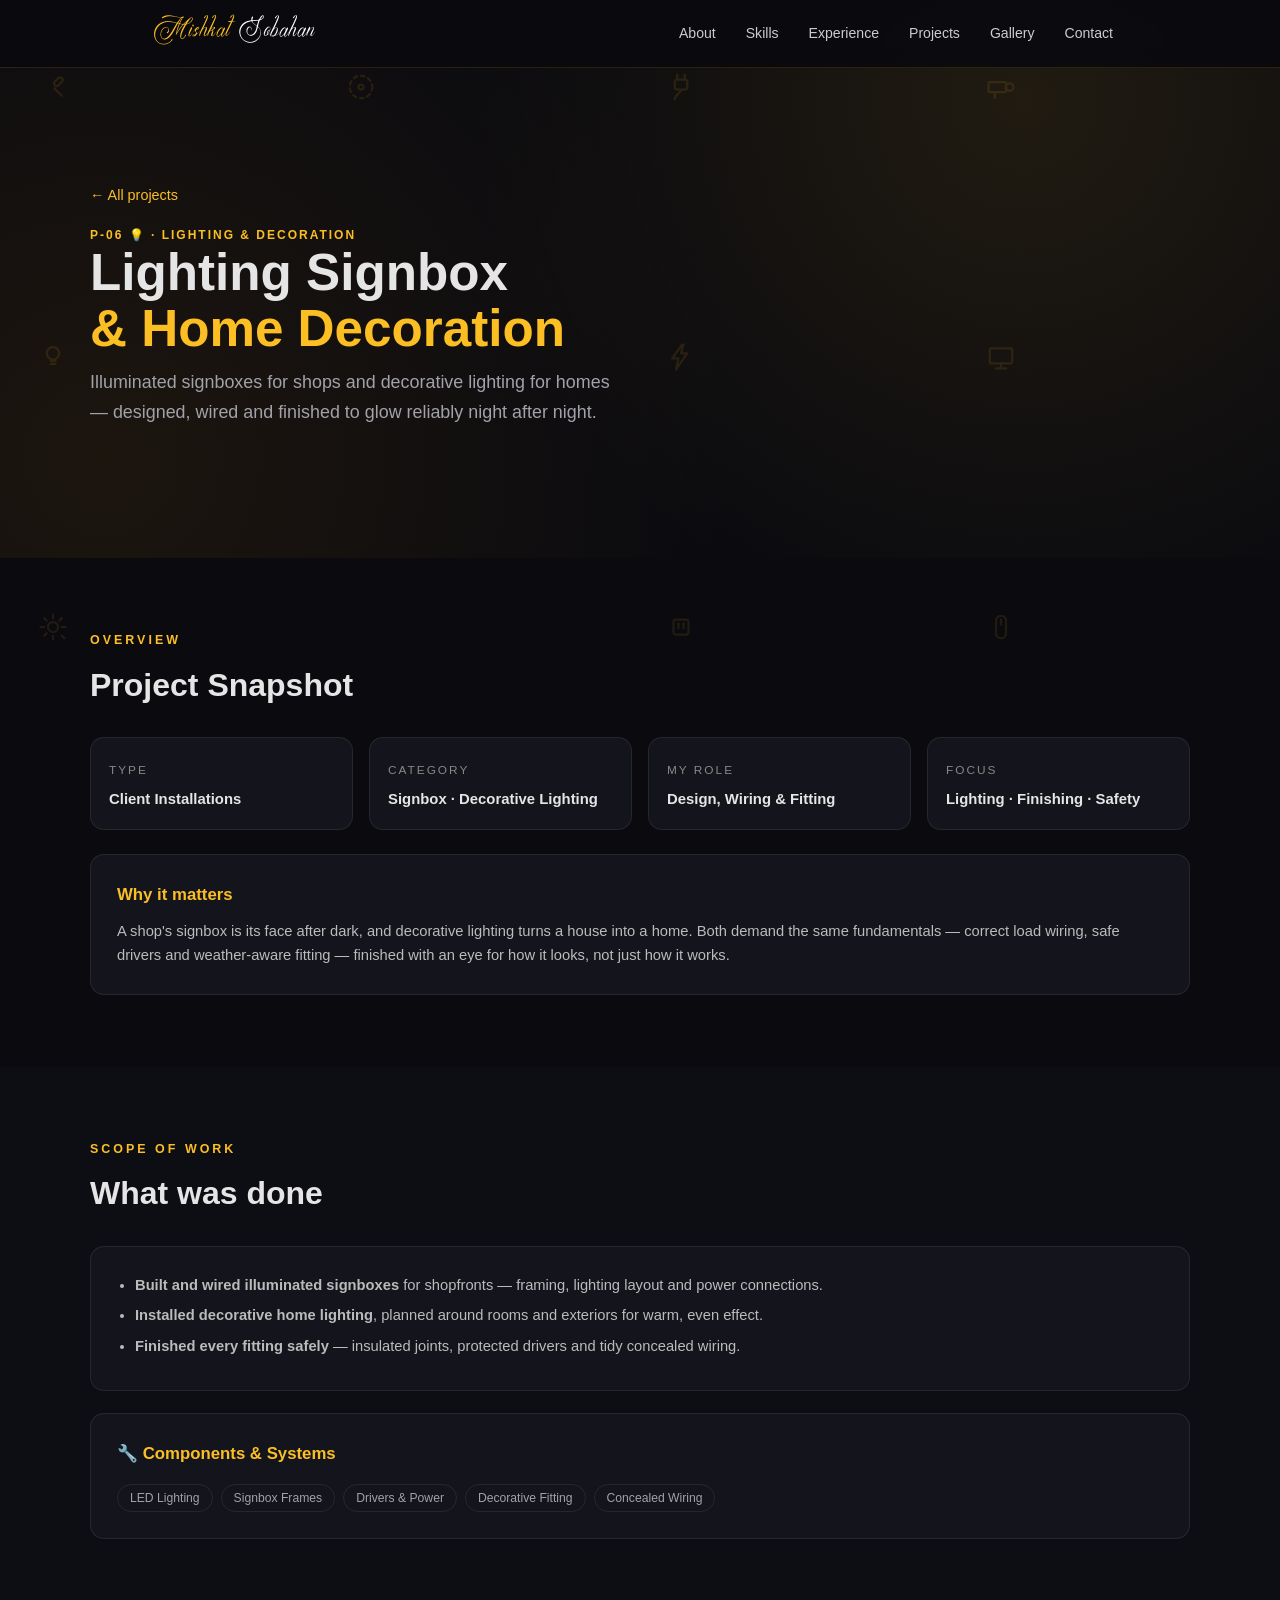
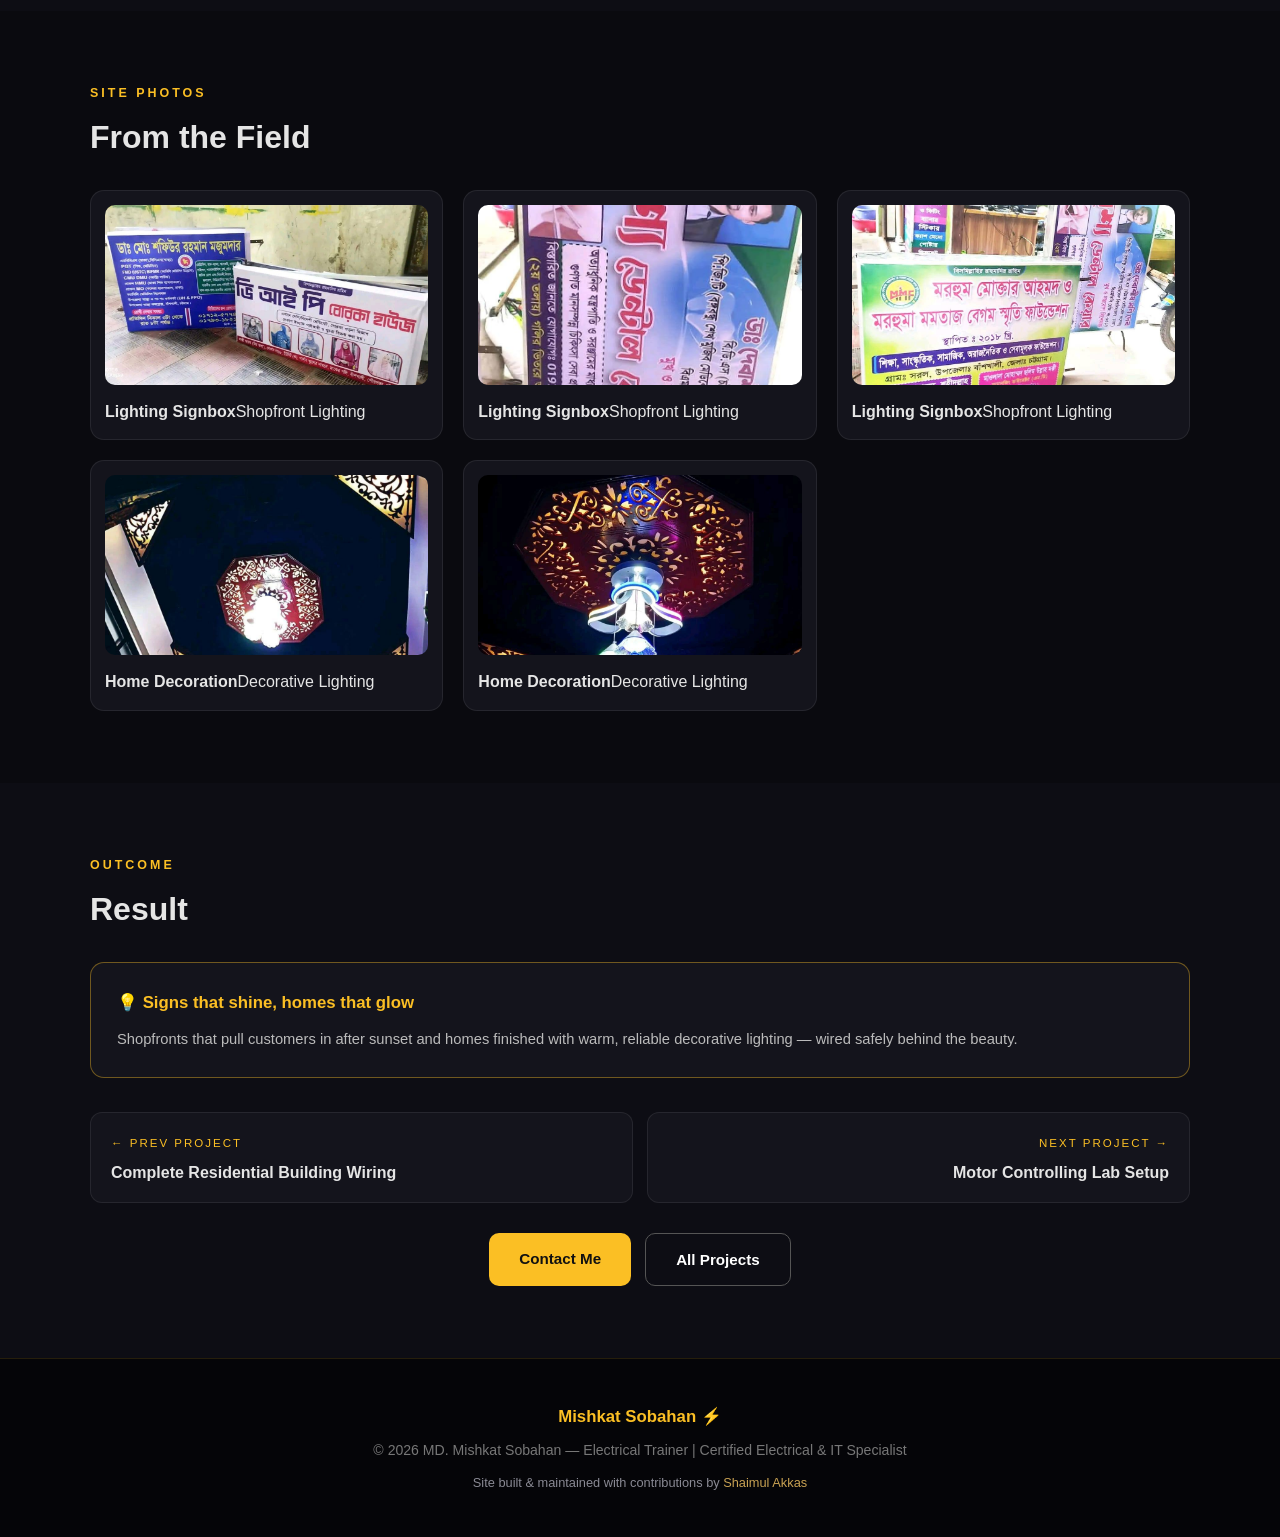
<file: projects/lighting-signbox.html>
<!DOCTYPE html>
<html lang="en">
<head>
<meta charset="UTF-8">
<meta name="viewport" content="width=device-width, initial-scale=1.0">
<title>Lighting Signbox &amp; Home Decoration — MD. Mishkat Sobahan</title>
<meta name="description" content="Lighting Signbox and Home Decoration work — illuminated signboards and decorative home lighting by MD. Mishkat Sobahan.">
<link rel="icon" href="data:image/svg+xml,<svg xmlns='http://www.w3.org/2000/svg' viewBox='0 0 100 100'><text y='.9em' font-size='90'>⚡</text></svg>">
<meta name="theme-color" content="#0a0a0f">
<meta name="author" content="MD. Mishkat Sobahan">
<meta name="robots" content="index,follow,max-image-preview:large">
<link rel="canonical" href="https://mishkatsobahan.github.io/projects/lighting-signbox.html">
<meta property="og:type" content="article">
<meta property="og:site_name" content="MD. Mishkat Sobahan">
<meta property="og:locale" content="en">
<meta property="og:url" content="https://mishkatsobahan.github.io/projects/lighting-signbox.html">
<meta property="og:title" content="Lighting Signbox &amp; Home Decoration — MD. Mishkat Sobahan">
<meta property="og:description" content="Illuminated shop signboxes and decorative home lighting — designed, wired and finished to glow reliably.">
<meta property="og:image" content="https://mishkatsobahan.github.io/assets/img/og-cover.png">
<meta property="og:image:width" content="1200">
<meta property="og:image:height" content="630">
<meta property="og:image:alt" content="Lighting Signbox &amp; Home Decoration — MD. Mishkat Sobahan">
<meta name="twitter:card" content="summary_large_image">
<meta name="twitter:title" content="Lighting Signbox &amp; Home Decoration — MD. Mishkat Sobahan">
<meta name="twitter:description" content="Illuminated shop signboxes and decorative home lighting — designed, wired and finished to glow reliably.">
<meta name="twitter:image" content="https://mishkatsobahan.github.io/assets/img/og-cover.png">
<link rel="preload" href="../assets/Maellen-e9j06.otf" as="font" type="font/otf" crossorigin>
<link rel="stylesheet" href="../assets/css/styles.css">
<noscript><style>.reveal{opacity:1!important;transform:none!important}</style></noscript>
<script type="application/ld+json">{"@context":"https://schema.org","@graph":[{"@type":"WebPage","@id":"https://mishkatsobahan.github.io/projects/lighting-signbox.html#page","url":"https://mishkatsobahan.github.io/projects/lighting-signbox.html","name":"Lighting Signbox & Home Decoration — MD. Mishkat Sobahan","description":"Lighting Signbox and Home Decoration work - illuminated signboards and decorative home lighting.","isPartOf":{"@id":"https://mishkatsobahan.github.io/#website"},"about":{"@id":"https://mishkatsobahan.github.io/#person"},"inLanguage":"en"},{"@type":"BreadcrumbList","itemListElement":[{"@type":"ListItem","position":1,"name":"Home","item":"https://mishkatsobahan.github.io/"},{"@type":"ListItem","position":2,"name":"Projects","item":"https://mishkatsobahan.github.io/#projects"},{"@type":"ListItem","position":3,"name":"Lighting Signbox & Home Decoration","item":"https://mishkatsobahan.github.io/projects/lighting-signbox.html"}]}]}</script>
</head>
<body>
<a class="skip" href="#overview">Skip to content</a>
<nav>
  <div class="nav-in">
    <a class="logo" href="../index.html#top">Mishkat <span>Sobahan</span></a>
    <div class="links" id="navLinks">
      <a href="../index.html#about">About</a>
      <a href="../index.html#skills">Skills</a>
      <a href="../index.html#exp">Experience</a>
      <a href="../index.html#projects">Projects</a>
      <a href="../gallery.html">Gallery</a>
      <a href="../index.html#contact">Contact</a>
    </div>
    <button class="burger" id="burger" aria-label="Menu" aria-expanded="false">☰</button>
  </div>
</nav>

<header class="hero proj-hero" id="top">
  <div class="wrap" style="width:100%">
    <a class="back" href="../index.html#projects">← All projects</a>
    <div class="proj-num">P-06 💡 · LIGHTING &amp; DECORATION</div>
    <h1>Lighting Signbox<br><span class="amber">&amp; Home Decoration</span></h1>
    <p class="tagline">Illuminated signboxes for shops and decorative lighting for homes — designed, wired and finished to glow reliably night after night.</p>
  </div>
</header>

<section id="overview">
  <div class="wrap">
    <div class="sec-tag reveal">OVERVIEW</div>
    <h2 class="reveal">Project Snapshot</h2>
    <div class="meta-grid">
      <div class="card reveal"><small>TYPE</small><b>Client Installations</b></div>
      <div class="card reveal"><small>CATEGORY</small><b>Signbox · Decorative Lighting</b></div>
      <div class="card reveal"><small>MY ROLE</small><b>Design, Wiring &amp; Fitting</b></div>
      <div class="card reveal"><small>FOCUS</small><b>Lighting · Finishing · Safety</b></div>
    </div>
    <div class="card reveal">
      <h3>Why it matters</h3>
      <p>A shop's signbox is its face after dark, and decorative lighting turns a house into a home. Both demand the same fundamentals — correct load wiring, safe drivers and weather-aware fitting — finished with an eye for how it looks, not just how it works.</p>
    </div>
  </div>
</section>

<section id="scope" class="alt">
  <div class="wrap">
    <div class="sec-tag reveal">SCOPE OF WORK</div>
    <h2 class="reveal">What was done</h2>
    <div class="card reveal">
      <ul>
        <li><b>Built and wired illuminated signboxes</b> for shopfronts — framing, lighting layout and power connections.</li>
        <li><b>Installed decorative home lighting</b>, planned around rooms and exteriors for warm, even effect.</li>
        <li><b>Finished every fitting safely</b> — insulated joints, protected drivers and tidy concealed wiring.</li>
      </ul>
    </div>
    <div class="card reveal" style="margin-top:22px">
      <h3>🔧 Components &amp; Systems</h3>
      <div class="chips" style="justify-content:flex-start">
        <span>LED Lighting</span><span>Signbox Frames</span><span>Drivers &amp; Power</span><span>Decorative Fitting</span><span>Concealed Wiring</span>
      </div>
    </div>
  </div>
</section>

<section id="photos">
  <div class="wrap">
    <div class="sec-tag reveal">SITE PHOTOS</div>
    <h2 class="reveal">From the Field</h2>
    <div class="grid3">
      <figure class="card g-photo reveal" tabindex="0"><img class="g-img" loading="lazy" src="../assets/img/projects/Lighting Sighbox/Lighting Signbox.jpeg" alt="Lighting signbox installation"><figcaption><b>Lighting Signbox</b><span>Shopfront Lighting</span></figcaption></figure>
      <figure class="card g-photo reveal" tabindex="0"><img class="g-img" loading="lazy" src="../assets/img/projects/Lighting Sighbox/Lighting Signbox1.jpeg" alt="Lighting signbox installation"><figcaption><b>Lighting Signbox</b><span>Shopfront Lighting</span></figcaption></figure>
      <figure class="card g-photo reveal" tabindex="0"><img class="g-img" loading="lazy" src="../assets/img/projects/Lighting Sighbox/Lighting Signbox2.jpeg" alt="Lighting signbox installation"><figcaption><b>Lighting Signbox</b><span>Shopfront Lighting</span></figcaption></figure>
      <figure class="card g-photo reveal" tabindex="0"><img class="g-img" loading="lazy" src="../assets/img/projects/Lighting Sighbox/Lighting Home Decoration.jpeg" alt="Home decorative lighting"><figcaption><b>Home Decoration</b><span>Decorative Lighting</span></figcaption></figure>
      <figure class="card g-photo reveal" tabindex="0"><img class="g-img" loading="lazy" src="../assets/img/projects/Lighting Sighbox/Lighting Home Decoration1.jpeg" alt="Home decorative lighting"><figcaption><b>Home Decoration</b><span>Decorative Lighting</span></figcaption></figure>
    </div>
  </div>
</section>

<section id="outcome" class="alt">
  <div class="wrap">
    <div class="sec-tag reveal">OUTCOME</div>
    <h2 class="reveal">Result</h2>
    <div class="card reveal" style="border-color:#fbbf2466">
      <h3>💡 Signs that shine, homes that glow</h3>
      <p>Shopfronts that pull customers in after sunset and homes finished with warm, reliable decorative lighting — wired safely behind the beauty.</p>
    </div>
    <div class="pager reveal">
      <a href="residential-wiring.html"><small>← PREV PROJECT</small><b>Complete Residential Building Wiring</b></a>
      <a href="motor-controlling-lab.html" style="text-align:right"><small>NEXT PROJECT →</small><b>Motor Controlling Lab Setup</b></a>
    </div>
    <div class="btns reveal" style="justify-content:center;margin-top:30px">
      <a class="btn btn-solid" href="../index.html#contact">Contact Me</a>
      <a class="btn btn-ghost" href="../index.html#projects">All Projects</a>
    </div>
  </div>
</section>

<footer>
  <div class="wrap">
    <div class="flogo">Mishkat Sobahan ⚡</div>
    <p>© <span id="year">2026</span> MD. Mishkat Sobahan — Electrical Trainer | Certified Electrical &amp; IT Specialist</p>
    <p class="credit">Site built &amp; maintained with contributions by <a href="https://github.com/shaimulakkas" target="_blank" rel="noopener noreferrer">Shaimul Akkas</a></p>
  </div>
</footer>

<div class="modal" id="certModal" role="dialog" aria-modal="true" aria-label="Photo preview">
  <div class="modal-box">
    <button class="modal-x" id="modalClose" aria-label="Close preview">✕</button>
    <div id="modalStage"></div>
    <p class="modal-note" id="modalNote">Field-work photo — MD. Mishkat Sobahan.</p>
  </div>
</div>

<button id="toTop" aria-label="Back to top">↑</button>
<script src="../assets/js/main.js"></script>
</body>
</html>
</file>
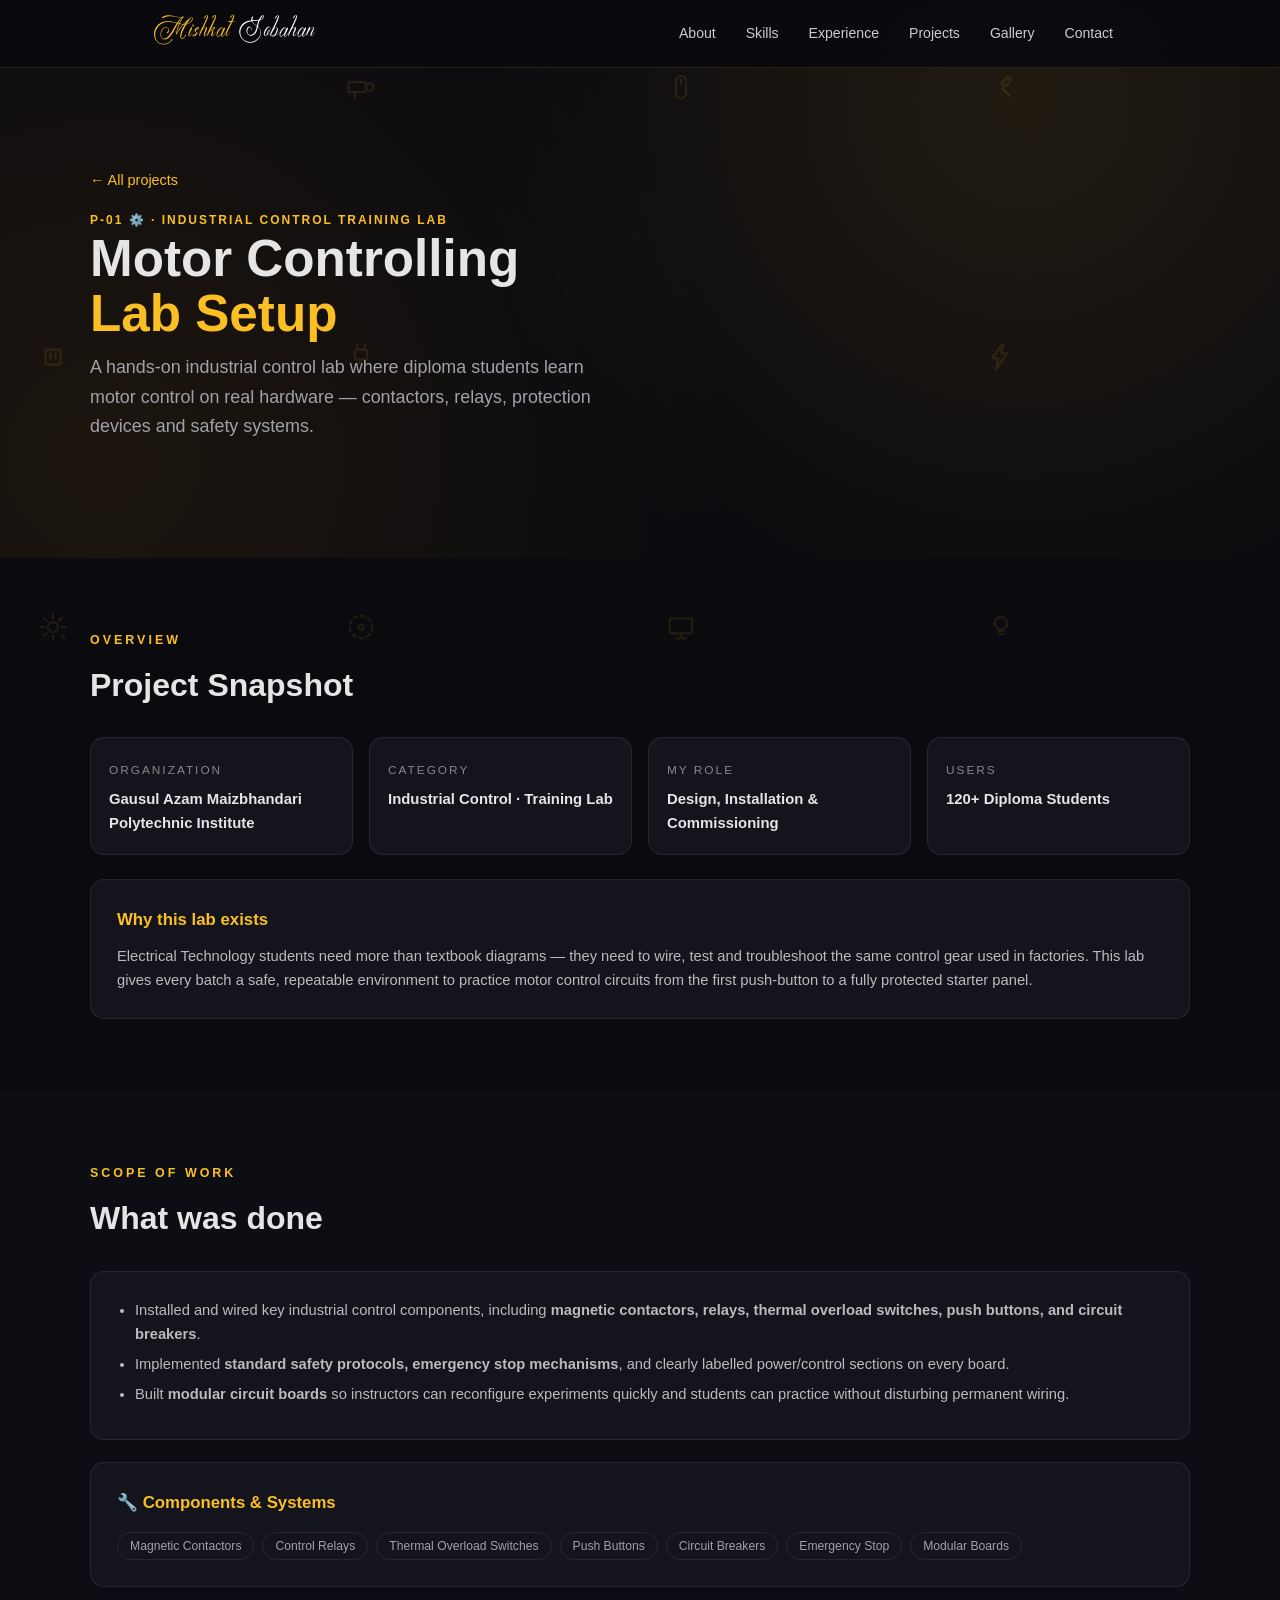
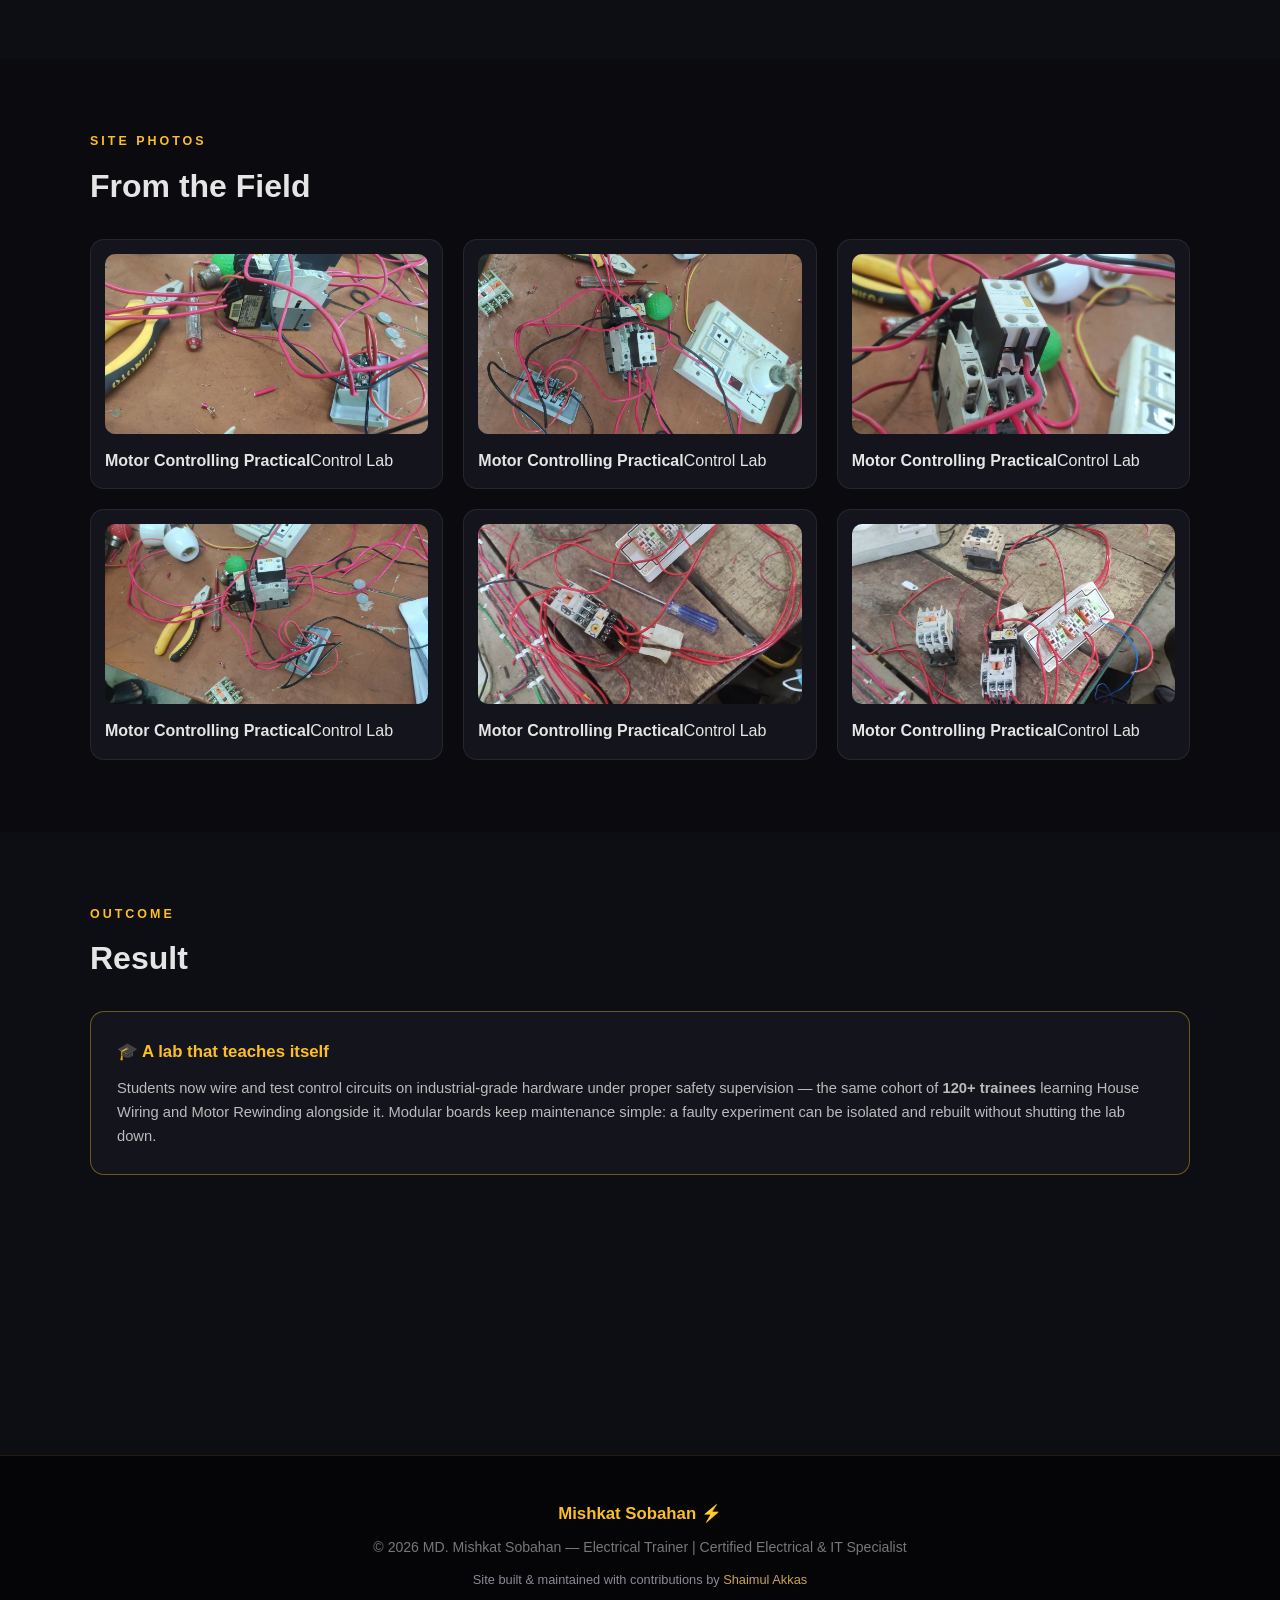
<file: projects/motor-controlling-lab.html>
<!DOCTYPE html>
<html lang="en">
<head>
<meta charset="UTF-8">
<meta name="viewport" content="width=device-width, initial-scale=1.0">
<title>Motor Controlling Lab Setup — MD. Mishkat Sobahan</title>
<meta name="description" content="Motor Controlling Lab Setup at Gausul Azam Maizbhandari Polytechnic Institute — industrial control components, safety systems and training boards by MD. Mishkat Sobahan.">
<link rel="icon" href="data:image/svg+xml,<svg xmlns='http://www.w3.org/2000/svg' viewBox='0 0 100 100'><text y='.9em' font-size='90'>⚡</text></svg>">
<meta name="theme-color" content="#0a0a0f">
<meta name="author" content="MD. Mishkat Sobahan">
<meta name="robots" content="index,follow,max-image-preview:large">
<link rel="canonical" href="https://mishkatsobahan.github.io/projects/motor-controlling-lab.html">
<meta property="og:type" content="article">
<meta property="og:site_name" content="MD. Mishkat Sobahan">
<meta property="og:locale" content="en">
<meta property="og:url" content="https://mishkatsobahan.github.io/projects/motor-controlling-lab.html">
<meta property="og:title" content="Motor Controlling Lab Setup — MD. Mishkat Sobahan">
<meta property="og:description" content="Industrial control components, safety systems and modular training boards installed for a polytechnic motor-controlling lab.">
<meta property="og:image" content="https://mishkatsobahan.github.io/assets/img/og-cover.png">
<meta property="og:image:width" content="1200">
<meta property="og:image:height" content="630">
<meta property="og:image:alt" content="Motor Controlling Lab Setup — MD. Mishkat Sobahan">
<meta name="twitter:card" content="summary_large_image">
<meta name="twitter:title" content="Motor Controlling Lab Setup — MD. Mishkat Sobahan">
<meta name="twitter:description" content="Industrial control components, safety systems and modular training boards installed for a polytechnic motor-controlling lab.">
<meta name="twitter:image" content="https://mishkatsobahan.github.io/assets/img/og-cover.png">
<link rel="preload" href="../assets/Maellen-e9j06.otf" as="font" type="font/otf" crossorigin>
<link rel="stylesheet" href="../assets/css/styles.css">
<noscript><style>.reveal{opacity:1!important;transform:none!important}</style></noscript>
<script type="application/ld+json">{"@context":"https://schema.org","@graph":[{"@type":"WebPage","@id":"https://mishkatsobahan.github.io/projects/motor-controlling-lab.html#page","url":"https://mishkatsobahan.github.io/projects/motor-controlling-lab.html","name":"Motor Controlling Lab Setup — MD. Mishkat Sobahan","description":"Motor Controlling Lab Setup at Gausul Azam Maizbhandari Polytechnic Institute - industrial control components, safety systems and training boards.","isPartOf":{"@id":"https://mishkatsobahan.github.io/#website"},"about":{"@id":"https://mishkatsobahan.github.io/#person"},"inLanguage":"en"},{"@type":"BreadcrumbList","itemListElement":[{"@type":"ListItem","position":1,"name":"Home","item":"https://mishkatsobahan.github.io/"},{"@type":"ListItem","position":2,"name":"Projects","item":"https://mishkatsobahan.github.io/#projects"},{"@type":"ListItem","position":3,"name":"Motor Controlling Lab Setup","item":"https://mishkatsobahan.github.io/projects/motor-controlling-lab.html"}]}]}</script>
</head>
<body>
<a class="skip" href="#overview">Skip to content</a>
<nav>
  <div class="nav-in">
    <a class="logo" href="../index.html#top">Mishkat <span>Sobahan</span></a>
    <div class="links" id="navLinks">
      <a href="../index.html#about">About</a>
      <a href="../index.html#skills">Skills</a>
      <a href="../index.html#exp">Experience</a>
      <a href="../index.html#projects">Projects</a>
      <a href="../index.html#gallery">Gallery</a>
      <a href="../index.html#contact">Contact</a>
    </div>
    <button class="burger" id="burger" aria-label="Menu" aria-expanded="false">☰</button>
  </div>
</nav>

<header class="hero proj-hero" id="top">
  <div class="wrap" style="width:100%">
    <a class="back" href="../index.html#projects">← All projects</a>
    <div class="proj-num">P-01 ⚙️ · INDUSTRIAL CONTROL TRAINING LAB</div>
    <h1>Motor Controlling<br><span class="amber">Lab Setup</span></h1>
    <p class="tagline">A hands-on industrial control lab where diploma students learn motor control on real hardware — contactors, relays, protection devices and safety systems.</p>
  </div>
</header>

<section id="overview">
  <div class="wrap">
    <div class="sec-tag reveal">OVERVIEW</div>
    <h2 class="reveal">Project Snapshot</h2>
    <div class="meta-grid">
      <div class="card reveal"><small>ORGANIZATION</small><b>Gausul Azam Maizbhandari Polytechnic Institute</b></div>
      <div class="card reveal"><small>CATEGORY</small><b>Industrial Control · Training Lab</b></div>
      <div class="card reveal"><small>MY ROLE</small><b>Design, Installation &amp; Commissioning</b></div>
      <div class="card reveal"><small>USERS</small><b>120+ Diploma Students</b></div>
    </div>
    <div class="card reveal">
      <h3>Why this lab exists</h3>
      <p>Electrical Technology students need more than textbook diagrams — they need to wire, test and troubleshoot the same control gear used in factories. This lab gives every batch a safe, repeatable environment to practice motor control circuits from the first push-button to a fully protected starter panel.</p>
    </div>
  </div>
</section>

<section id="scope" class="alt">
  <div class="wrap">
    <div class="sec-tag reveal">SCOPE OF WORK</div>
    <h2 class="reveal">What was done</h2>
    <div class="card reveal">
      <ul>
        <li>Installed and wired key industrial control components, including <b>magnetic contactors, relays, thermal overload switches, push buttons, and circuit breakers</b>.</li>
        <li>Implemented <b>standard safety protocols, emergency stop mechanisms</b>, and clearly labelled power/control sections on every board.</li>
        <li>Built <b>modular circuit boards</b> so instructors can reconfigure experiments quickly and students can practice without disturbing permanent wiring.</li>
      </ul>
    </div>
    <div class="card reveal" style="margin-top:22px">
      <h3>🔧 Components &amp; Systems</h3>
      <div class="chips" style="justify-content:flex-start">
        <span>Magnetic Contactors</span><span>Control Relays</span><span>Thermal Overload Switches</span><span>Push Buttons</span><span>Circuit Breakers</span><span>Emergency Stop</span><span>Modular Boards</span>
      </div>
    </div>
  </div>
</section>

<section id="photos">
  <div class="wrap">
    <div class="sec-tag reveal">SITE PHOTOS</div>
    <h2 class="reveal">From the Field</h2>
    <div class="grid3">
      <figure class="card g-photo reveal" tabindex="0"><img class="g-img" loading="lazy" src="../assets/img/projects/Motor Controlling/GAMPI - Motors Controlling Practical.jpeg" alt="Motor controlling practical session"><figcaption><b>Motor Controlling Practical</b><span>Control Lab</span></figcaption></figure>
      <figure class="card g-photo reveal" tabindex="0"><img class="g-img" loading="lazy" src="../assets/img/projects/Motor Controlling/GAMPI - Motors Controlling Practical1.jpeg" alt="Motor controlling practical session"><figcaption><b>Motor Controlling Practical</b><span>Control Lab</span></figcaption></figure>
      <figure class="card g-photo reveal" tabindex="0"><img class="g-img" loading="lazy" src="../assets/img/projects/Motor Controlling/GAMPI - Motors Controlling Practical 2.jpeg" alt="Motor controlling practical session"><figcaption><b>Motor Controlling Practical</b><span>Control Lab</span></figcaption></figure>
      <figure class="card g-photo reveal" tabindex="0"><img class="g-img" loading="lazy" src="../assets/img/projects/Motor Controlling/GAMPI - Motors Controlling Practical 3.jpeg" alt="Motor controlling practical session"><figcaption><b>Motor Controlling Practical</b><span>Control Lab</span></figcaption></figure>
      <figure class="card g-photo reveal" tabindex="0"><img class="g-img" loading="lazy" src="../assets/img/projects/Motor Controlling/GAMPI - Motors Controlling Practical 4.jpeg" alt="Motor controlling practical session"><figcaption><b>Motor Controlling Practical</b><span>Control Lab</span></figcaption></figure>
      <figure class="card g-photo reveal" tabindex="0"><img class="g-img" loading="lazy" src="../assets/img/projects/Motor Controlling/GAMPI - Motors Controlling Practical  5.jpeg" alt="Motor controlling practical session"><figcaption><b>Motor Controlling Practical</b><span>Control Lab</span></figcaption></figure>
    </div>
  </div>
</section>

<section id="outcome" class="alt">
  <div class="wrap">
    <div class="sec-tag reveal">OUTCOME</div>
    <h2 class="reveal">Result</h2>
    <div class="card reveal" style="border-color:#fbbf2466">
      <h3>🎓 A lab that teaches itself</h3>
      <p>Students now wire and test control circuits on industrial-grade hardware under proper safety supervision — the same cohort of <b>120+ trainees</b> learning House Wiring and Motor Rewinding alongside it. Modular boards keep maintenance simple: a faulty experiment can be isolated and rebuilt without shutting the lab down.</p>
    </div>
    <div class="pager reveal">
      <a href="lighting-signbox.html"><small>← PREV PROJECT</small><b>Lighting Signbox &amp; Home Decoration</b></a>
      <a href="motor-rewinding-lab.html" style="text-align:right"><small>NEXT PROJECT →</small><b>Motor Rewinding Lab Setup</b></a>
    </div>
    <div class="btns reveal" style="justify-content:center;margin-top:30px">
      <a class="btn btn-solid" href="../index.html#contact">Contact Me</a>
      <a class="btn btn-ghost" href="../index.html#projects">All Projects</a>
    </div>
  </div>
</section>

<footer>
  <div class="wrap">
    <div class="flogo">Mishkat Sobahan ⚡</div>
    <p>© <span id="year">2026</span> MD. Mishkat Sobahan — Electrical Trainer | Certified Electrical &amp; IT Specialist</p>
    <p class="credit">Site built &amp; maintained with contributions by <a href="https://github.com/shaimulakkas" target="_blank" rel="noopener noreferrer">Shaimul Akkas</a></p>
  </div>
</footer>

<div class="modal" id="certModal" role="dialog" aria-modal="true" aria-label="Photo preview">
  <div class="modal-box">
    <button class="modal-x" id="modalClose" aria-label="Close preview">✕</button>
    <div id="modalStage"></div>
    <p class="modal-note" id="modalNote">Field-work photo — MD. Mishkat Sobahan.</p>
  </div>
</div>

<button id="toTop" aria-label="Back to top">↑</button>
<script src="../assets/js/main.js"></script>
</body>
</html>
</file>
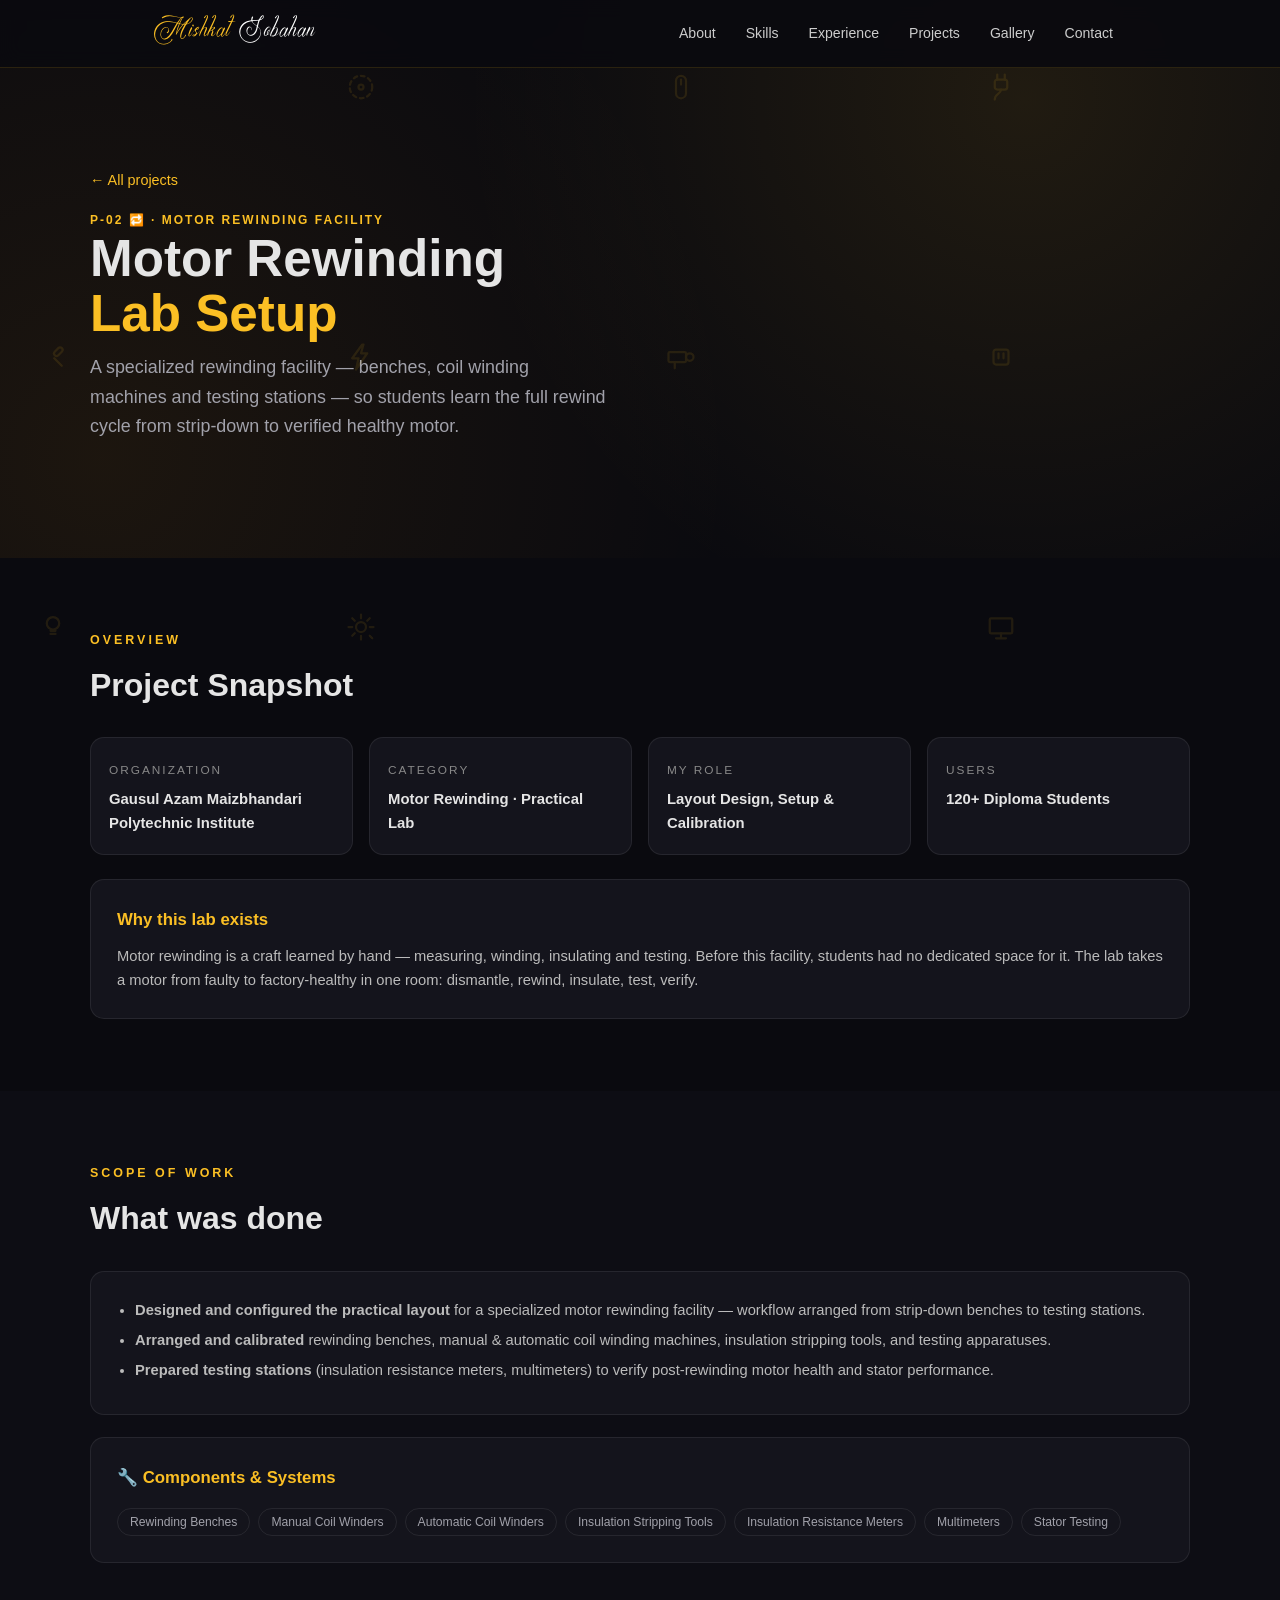
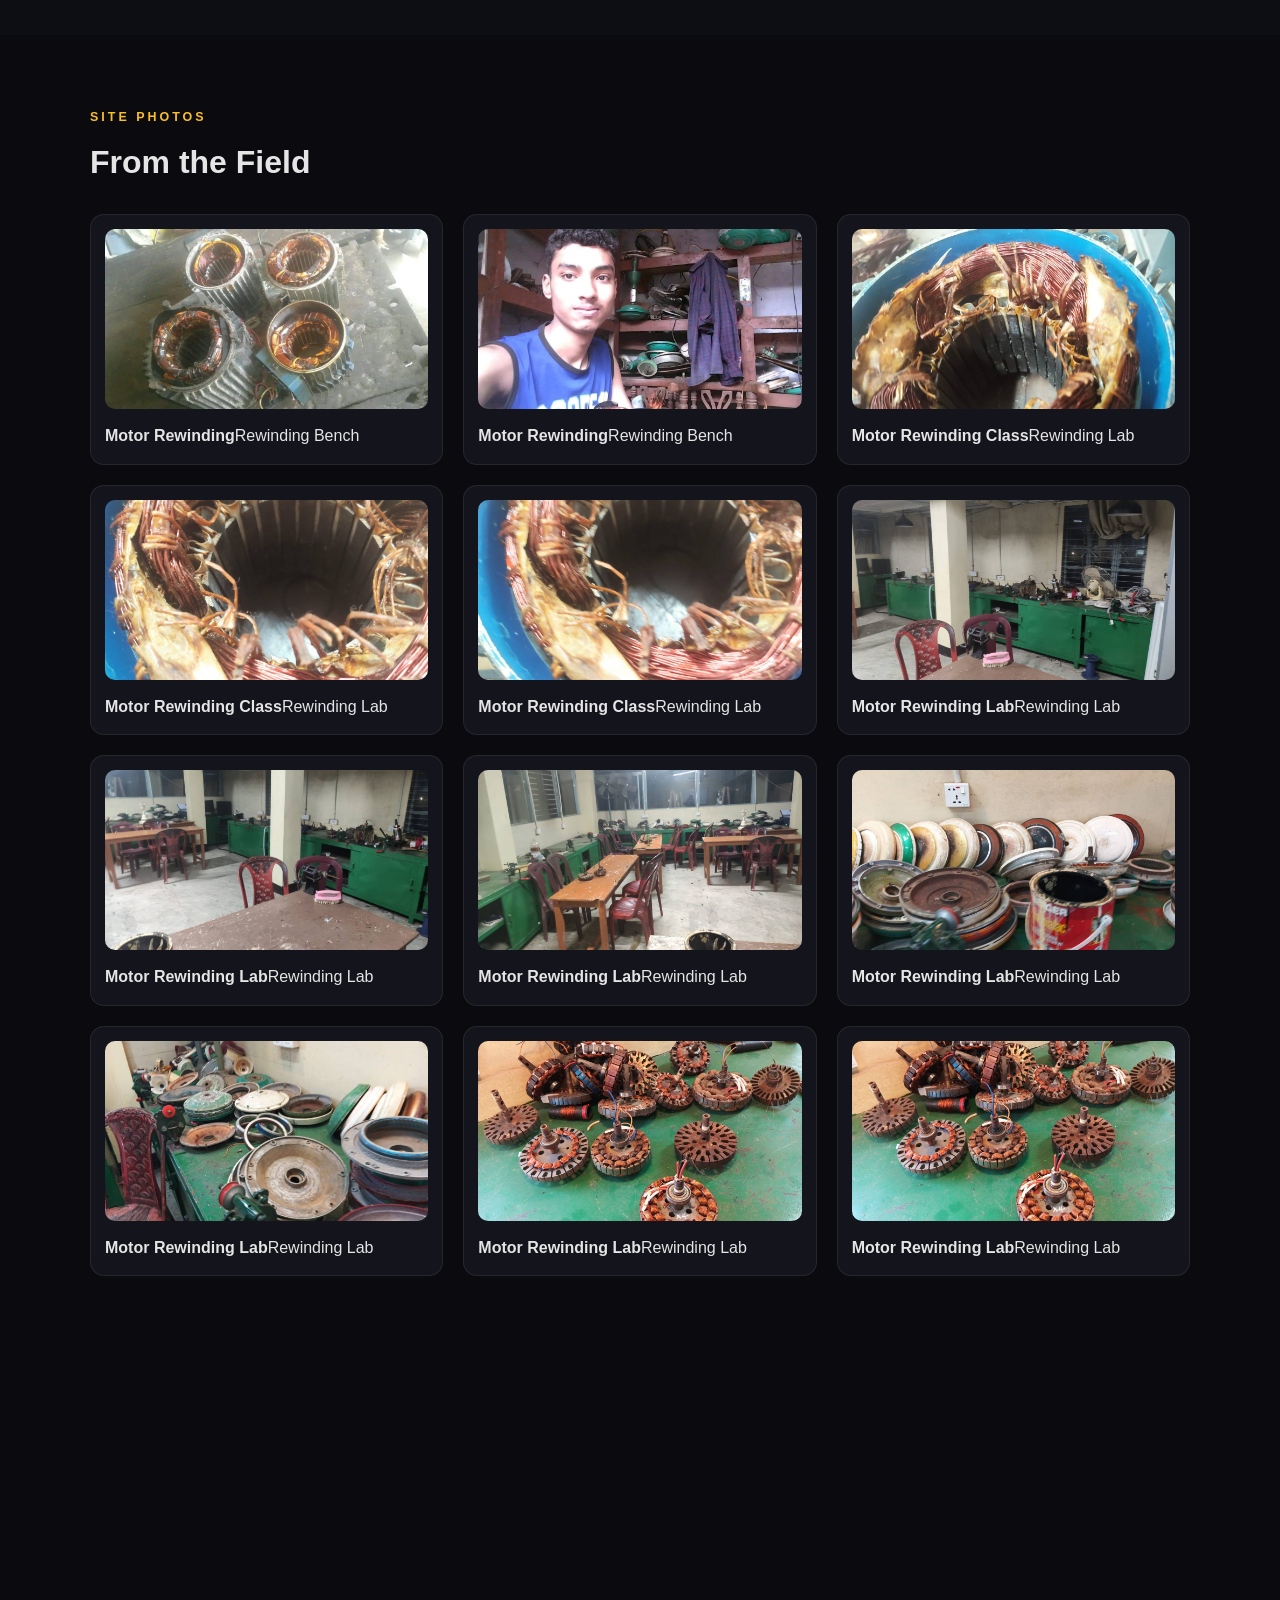
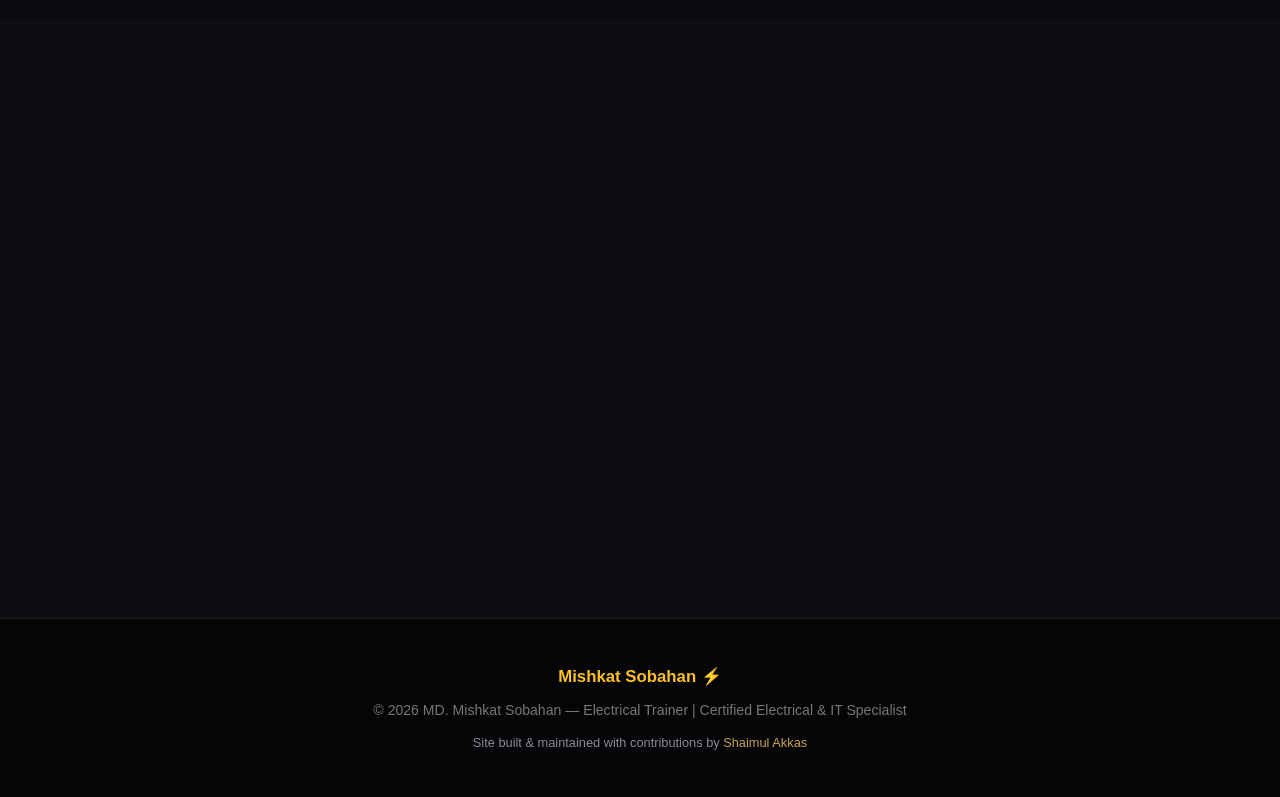
<file: projects/motor-rewinding-lab.html>
<!DOCTYPE html>
<html lang="en">
<head>
<meta charset="UTF-8">
<meta name="viewport" content="width=device-width, initial-scale=1.0">
<title>Motor Rewinding Lab Setup — MD. Mishkat Sobahan</title>
<meta name="description" content="Motor Rewinding Lab Setup at Gausul Azam Maizbhandari Polytechnic Institute — rewinding benches, coil winders and testing stations by MD. Mishkat Sobahan.">
<link rel="icon" href="data:image/svg+xml,<svg xmlns='http://www.w3.org/2000/svg' viewBox='0 0 100 100'><text y='.9em' font-size='90'>⚡</text></svg>">
<meta name="theme-color" content="#0a0a0f">
<meta name="author" content="MD. Mishkat Sobahan">
<meta name="robots" content="index,follow,max-image-preview:large">
<link rel="canonical" href="https://mishkatsobahan.github.io/projects/motor-rewinding-lab.html">
<meta property="og:type" content="article">
<meta property="og:site_name" content="MD. Mishkat Sobahan">
<meta property="og:locale" content="en">
<meta property="og:url" content="https://mishkatsobahan.github.io/projects/motor-rewinding-lab.html">
<meta property="og:title" content="Motor Rewinding Lab Setup — MD. Mishkat Sobahan">
<meta property="og:description" content="Layout, benches, coil winding machines and testing stations configured for a specialized motor rewinding facility.">
<meta property="og:image" content="https://mishkatsobahan.github.io/assets/img/og-cover.png">
<meta property="og:image:width" content="1200">
<meta property="og:image:height" content="630">
<meta property="og:image:alt" content="Motor Rewinding Lab Setup — MD. Mishkat Sobahan">
<meta name="twitter:card" content="summary_large_image">
<meta name="twitter:title" content="Motor Rewinding Lab Setup — MD. Mishkat Sobahan">
<meta name="twitter:description" content="Layout, benches, coil winding machines and testing stations configured for a specialized motor rewinding facility.">
<meta name="twitter:image" content="https://mishkatsobahan.github.io/assets/img/og-cover.png">
<link rel="preload" href="../assets/Maellen-e9j06.otf" as="font" type="font/otf" crossorigin>
<link rel="stylesheet" href="../assets/css/styles.css">
<noscript><style>.reveal{opacity:1!important;transform:none!important}</style></noscript>
<script type="application/ld+json">{"@context":"https://schema.org","@graph":[{"@type":"WebPage","@id":"https://mishkatsobahan.github.io/projects/motor-rewinding-lab.html#page","url":"https://mishkatsobahan.github.io/projects/motor-rewinding-lab.html","name":"Motor Rewinding Lab Setup — MD. Mishkat Sobahan","description":"Motor Rewinding Lab Setup at Gausul Azam Maizbhandari Polytechnic Institute - benches, coil winding machines and testing apparatuses.","isPartOf":{"@id":"https://mishkatsobahan.github.io/#website"},"about":{"@id":"https://mishkatsobahan.github.io/#person"},"inLanguage":"en"},{"@type":"BreadcrumbList","itemListElement":[{"@type":"ListItem","position":1,"name":"Home","item":"https://mishkatsobahan.github.io/"},{"@type":"ListItem","position":2,"name":"Projects","item":"https://mishkatsobahan.github.io/#projects"},{"@type":"ListItem","position":3,"name":"Motor Rewinding Lab Setup","item":"https://mishkatsobahan.github.io/projects/motor-rewinding-lab.html"}]}]}</script>
</head>
<body>
<a class="skip" href="#overview">Skip to content</a>
<nav>
  <div class="nav-in">
    <a class="logo" href="../index.html#top">Mishkat <span>Sobahan</span></a>
    <div class="links" id="navLinks">
      <a href="../index.html#about">About</a>
      <a href="../index.html#skills">Skills</a>
      <a href="../index.html#exp">Experience</a>
      <a href="../index.html#projects">Projects</a>
      <a href="../index.html#gallery">Gallery</a>
      <a href="../index.html#contact">Contact</a>
    </div>
    <button class="burger" id="burger" aria-label="Menu" aria-expanded="false">☰</button>
  </div>
</nav>

<header class="hero proj-hero" id="top">
  <div class="wrap" style="width:100%">
    <a class="back" href="../index.html#projects">← All projects</a>
    <div class="proj-num">P-02 🔁 · MOTOR REWINDING FACILITY</div>
    <h1>Motor Rewinding<br><span class="amber">Lab Setup</span></h1>
    <p class="tagline">A specialized rewinding facility — benches, coil winding machines and testing stations — so students learn the full rewind cycle from strip-down to verified healthy motor.</p>
  </div>
</header>

<section id="overview">
  <div class="wrap">
    <div class="sec-tag reveal">OVERVIEW</div>
    <h2 class="reveal">Project Snapshot</h2>
    <div class="meta-grid">
      <div class="card reveal"><small>ORGANIZATION</small><b>Gausul Azam Maizbhandari Polytechnic Institute</b></div>
      <div class="card reveal"><small>CATEGORY</small><b>Motor Rewinding · Practical Lab</b></div>
      <div class="card reveal"><small>MY ROLE</small><b>Layout Design, Setup &amp; Calibration</b></div>
      <div class="card reveal"><small>USERS</small><b>120+ Diploma Students</b></div>
    </div>
    <div class="card reveal">
      <h3>Why this lab exists</h3>
      <p>Motor rewinding is a craft learned by hand — measuring, winding, insulating and testing. Before this facility, students had no dedicated space for it. The lab takes a motor from faulty to factory-healthy in one room: dismantle, rewind, insulate, test, verify.</p>
    </div>
  </div>
</section>

<section id="scope" class="alt">
  <div class="wrap">
    <div class="sec-tag reveal">SCOPE OF WORK</div>
    <h2 class="reveal">What was done</h2>
    <div class="card reveal">
      <ul>
        <li><b>Designed and configured the practical layout</b> for a specialized motor rewinding facility — workflow arranged from strip-down benches to testing stations.</li>
        <li><b>Arranged and calibrated</b> rewinding benches, manual &amp; automatic coil winding machines, insulation stripping tools, and testing apparatuses.</li>
        <li><b>Prepared testing stations</b> (insulation resistance meters, multimeters) to verify post-rewinding motor health and stator performance.</li>
      </ul>
    </div>
    <div class="card reveal" style="margin-top:22px">
      <h3>🔧 Components &amp; Systems</h3>
      <div class="chips" style="justify-content:flex-start">
        <span>Rewinding Benches</span><span>Manual Coil Winders</span><span>Automatic Coil Winders</span><span>Insulation Stripping Tools</span><span>Insulation Resistance Meters</span><span>Multimeters</span><span>Stator Testing</span>
      </div>
    </div>
  </div>
</section>

<section id="photos">
  <div class="wrap">
    <div class="sec-tag reveal">SITE PHOTOS</div>
    <h2 class="reveal">From the Field</h2>
    <div class="grid3">
      <figure class="card g-photo reveal" tabindex="0"><img class="g-img" loading="lazy" src="../assets/img/projects/Motor Rewinding/Motors Rewinding.jpeg" alt="Motor rewinding bench work"><figcaption><b>Motor Rewinding</b><span>Rewinding Bench</span></figcaption></figure>
      <figure class="card g-photo reveal" tabindex="0"><img class="g-img" loading="lazy" src="../assets/img/projects/Motor Rewinding/Motors Rewinding1.jpeg" alt="Motor rewinding bench work"><figcaption><b>Motor Rewinding</b><span>Rewinding Bench</span></figcaption></figure>
      <figure class="card g-photo reveal" tabindex="0"><img class="g-img" loading="lazy" src="../assets/img/projects/Motor Rewinding/GAMPI - Motors Rewinding Class.jpeg" alt="Motor rewinding class"><figcaption><b>Motor Rewinding Class</b><span>Rewinding Lab</span></figcaption></figure>
      <figure class="card g-photo reveal" tabindex="0"><img class="g-img" loading="lazy" src="../assets/img/projects/Motor Rewinding/GAMPI - Motors Rewinding Class 1.jpeg" alt="Motor rewinding class"><figcaption><b>Motor Rewinding Class</b><span>Rewinding Lab</span></figcaption></figure>
      <figure class="card g-photo reveal" tabindex="0"><img class="g-img" loading="lazy" src="../assets/img/projects/Motor Rewinding/GAMPI - Motors Rewinding Class 2.jpeg" alt="Motor rewinding class"><figcaption><b>Motor Rewinding Class</b><span>Rewinding Lab</span></figcaption></figure>
      <figure class="card g-photo reveal" tabindex="0"><img class="g-img" loading="lazy" src="../assets/img/projects/Motor Rewinding/GAMPI - Motors Rewinding Lab.jpeg" alt="Motor rewinding laboratory"><figcaption><b>Motor Rewinding Lab</b><span>Rewinding Lab</span></figcaption></figure>
      <figure class="card g-photo reveal" tabindex="0"><img class="g-img" loading="lazy" src="../assets/img/projects/Motor Rewinding/GAMPI - Motors Rewinding Lab 1.jpeg" alt="Motor rewinding laboratory"><figcaption><b>Motor Rewinding Lab</b><span>Rewinding Lab</span></figcaption></figure>
      <figure class="card g-photo reveal" tabindex="0"><img class="g-img" loading="lazy" src="../assets/img/projects/Motor Rewinding/GAMPI - Motors Rewinding Lab 2.jpeg" alt="Motor rewinding laboratory"><figcaption><b>Motor Rewinding Lab</b><span>Rewinding Lab</span></figcaption></figure>
      <figure class="card g-photo reveal" tabindex="0"><img class="g-img" loading="lazy" src="../assets/img/projects/Motor Rewinding/GAMPI - Motors Rewinding Lab 3.jpeg" alt="Motor rewinding laboratory"><figcaption><b>Motor Rewinding Lab</b><span>Rewinding Lab</span></figcaption></figure>
      <figure class="card g-photo reveal" tabindex="0"><img class="g-img" loading="lazy" src="../assets/img/projects/Motor Rewinding/GAMPI - Motors Rewinding Lab 4.jpeg" alt="Motor rewinding laboratory"><figcaption><b>Motor Rewinding Lab</b><span>Rewinding Lab</span></figcaption></figure>
      <figure class="card g-photo reveal" tabindex="0"><img class="g-img" loading="lazy" src="../assets/img/projects/Motor Rewinding/GAMPI - Motors Rewinding Lab 5.jpeg" alt="Motor rewinding laboratory"><figcaption><b>Motor Rewinding Lab</b><span>Rewinding Lab</span></figcaption></figure>
      <figure class="card g-photo reveal" tabindex="0"><img class="g-img" loading="lazy" src="../assets/img/projects/Motor Rewinding/GAMPI - Motors Rewinding Lab 6.jpeg" alt="Motor rewinding laboratory"><figcaption><b>Motor Rewinding Lab</b><span>Rewinding Lab</span></figcaption></figure>
      <figure class="card g-photo reveal" tabindex="0"><img class="g-img" loading="lazy" src="../assets/img/projects/Motor Rewinding/GAMPI - Motors Rewinding Lab 7.jpeg" alt="Motor rewinding laboratory"><figcaption><b>Motor Rewinding Lab</b><span>Rewinding Lab</span></figcaption></figure>
      <figure class="card g-photo reveal" tabindex="0"><img class="g-img" loading="lazy" src="../assets/img/projects/Motor Rewinding/GAMPI - Motors Rewinding Lab 8.jpeg" alt="Motor rewinding laboratory"><figcaption><b>Motor Rewinding Lab</b><span>Rewinding Lab</span></figcaption></figure>
    </div>
  </div>
</section>

<section id="outcome" class="alt">
  <div class="wrap">
    <div class="sec-tag reveal">OUTCOME</div>
    <h2 class="reveal">Result</h2>
    <div class="card reveal" style="border-color:#fbbf2466">
      <h3>🔁 From faulty to factory-healthy</h3>
      <p>Every rewind ends with proof: insulation resistance and continuity readings confirm the stator is healthy before the motor leaves the bench. Students graduate having completed the full cycle themselves — a skill directly employable in workshops across Chattogram and beyond.</p>
    </div>
    <div class="pager reveal">
      <a href="motor-controlling-lab.html"><small>← PREV PROJECT</small><b>Motor Controlling Lab Setup</b></a>
      <a href="computer-lab-wiring.html" style="text-align:right"><small>NEXT PROJECT →</small><b>Computer Lab Electrical Wiring</b></a>
    </div>
    <div class="btns reveal" style="justify-content:center;margin-top:30px">
      <a class="btn btn-solid" href="../index.html#contact">Contact Me</a>
      <a class="btn btn-ghost" href="../index.html#projects">All Projects</a>
    </div>
  </div>
</section>

<footer>
  <div class="wrap">
    <div class="flogo">Mishkat Sobahan ⚡</div>
    <p>© <span id="year">2026</span> MD. Mishkat Sobahan — Electrical Trainer | Certified Electrical &amp; IT Specialist</p>
    <p class="credit">Site built &amp; maintained with contributions by <a href="https://github.com/shaimulakkas" target="_blank" rel="noopener noreferrer">Shaimul Akkas</a></p>
  </div>
</footer>

<div class="modal" id="certModal" role="dialog" aria-modal="true" aria-label="Photo preview">
  <div class="modal-box">
    <button class="modal-x" id="modalClose" aria-label="Close preview">✕</button>
    <div id="modalStage"></div>
    <p class="modal-note" id="modalNote">Field-work photo — MD. Mishkat Sobahan.</p>
  </div>
</div>

<button id="toTop" aria-label="Back to top">↑</button>
<script src="../assets/js/main.js"></script>
</body>
</html>
</file>
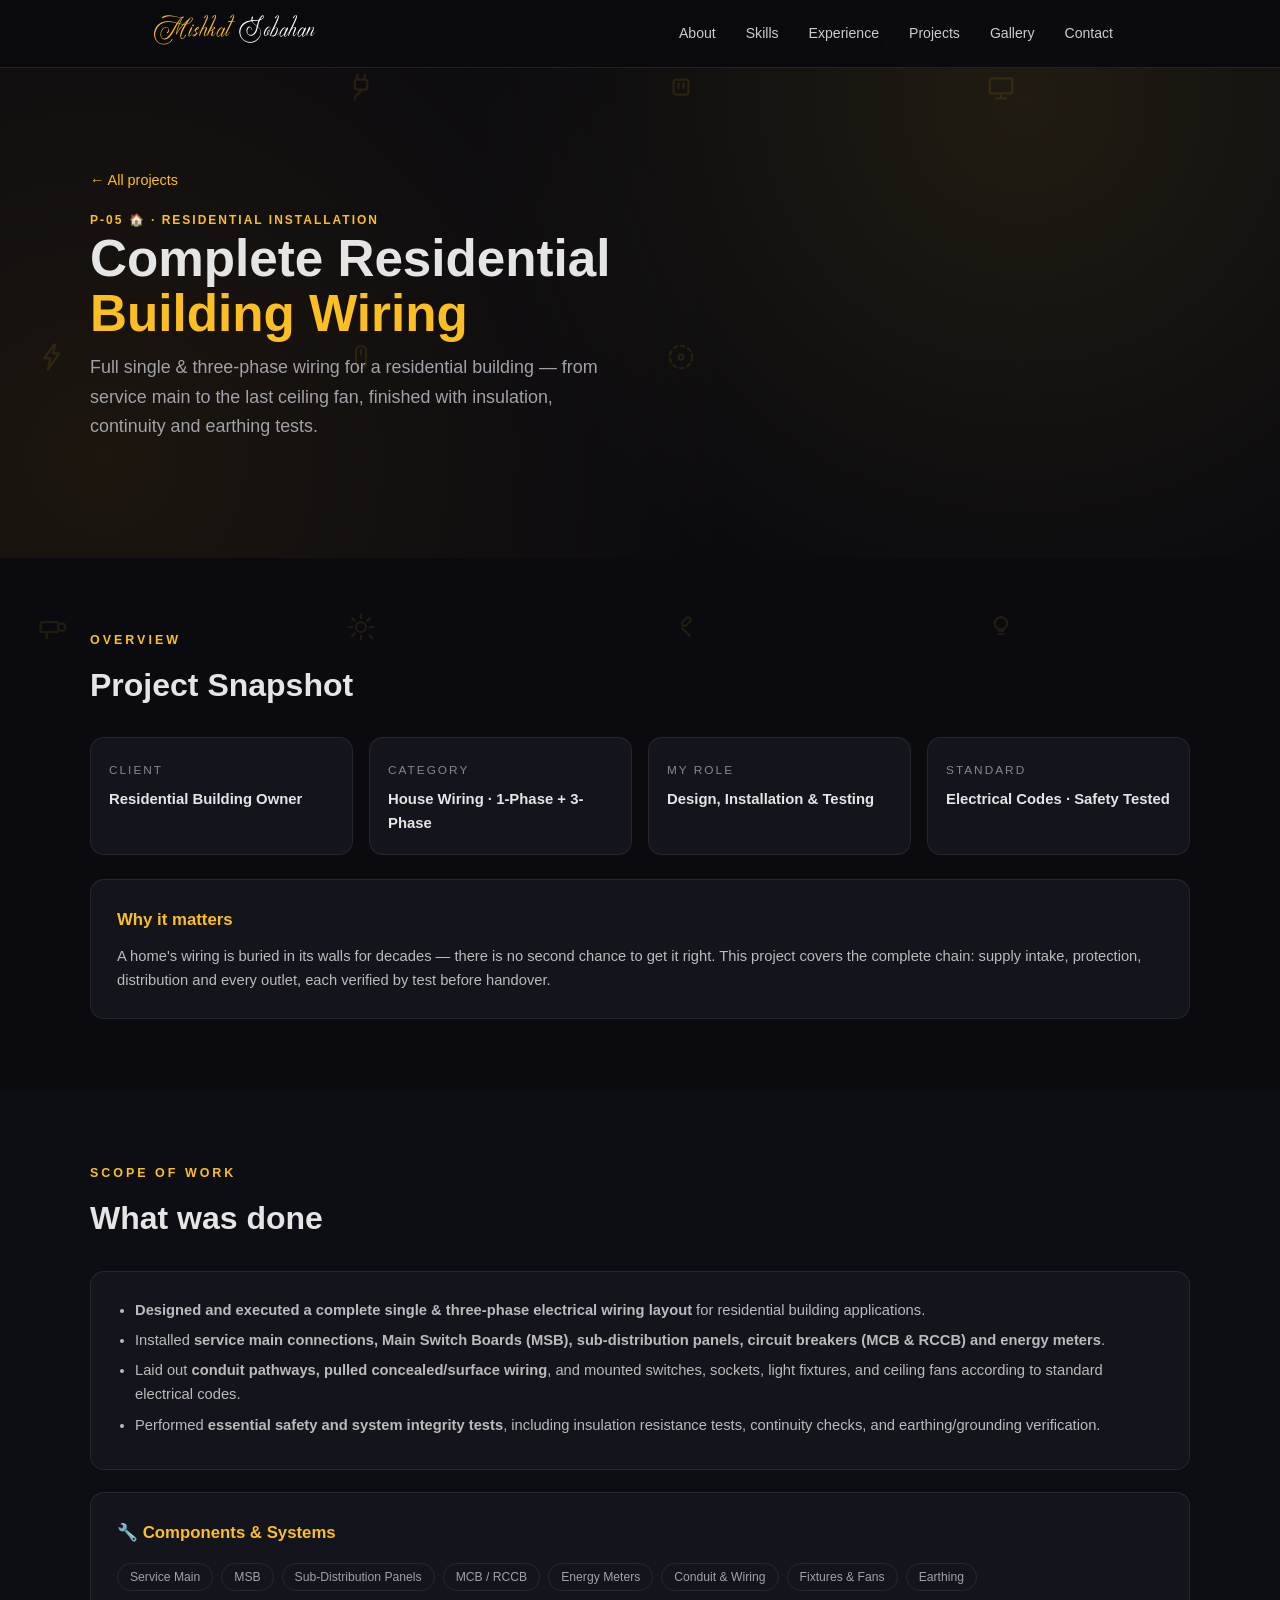
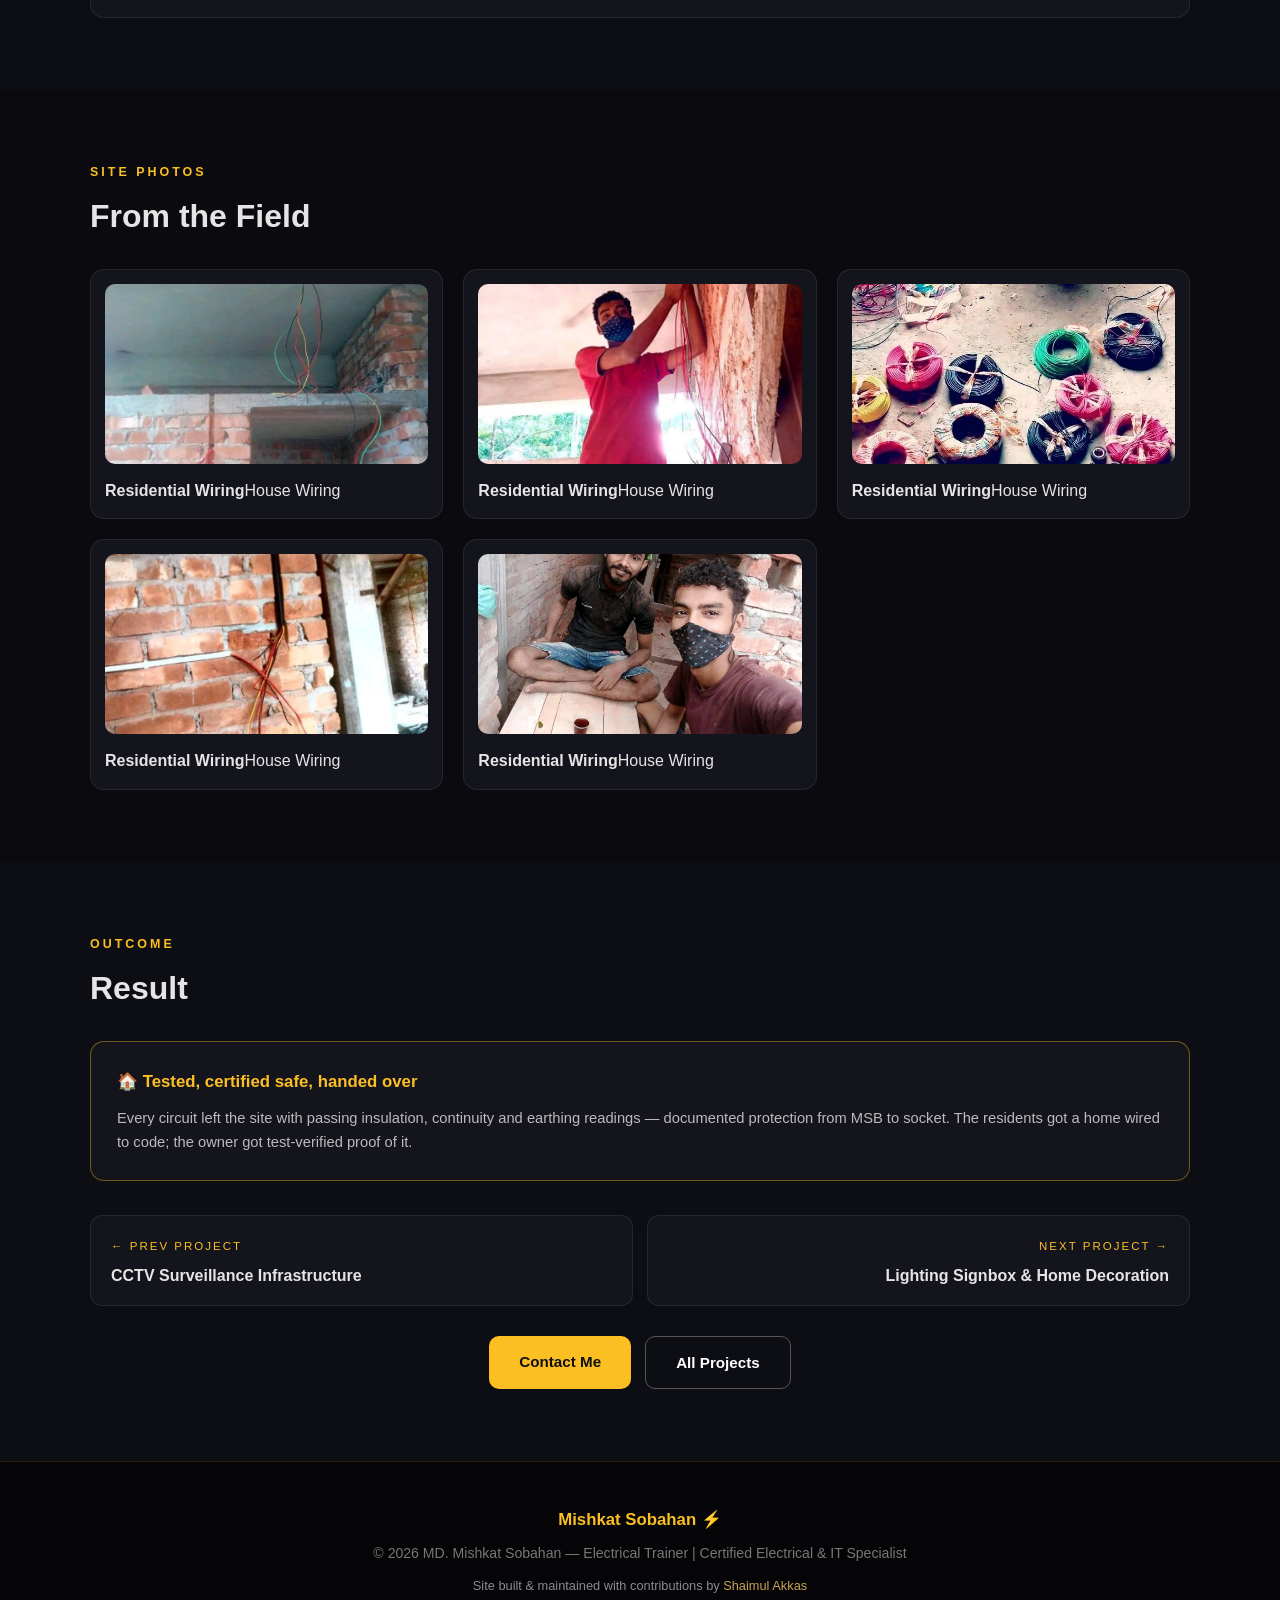
<file: projects/residential-wiring.html>
<!DOCTYPE html>
<html lang="en">
<head>
<meta charset="UTF-8">
<meta name="viewport" content="width=device-width, initial-scale=1.0">
<title>Complete Residential Building Wiring — MD. Mishkat Sobahan</title>
<meta name="description" content="Complete Residential Building Wiring — single and three-phase layouts, MSB, protection devices and safety testing by MD. Mishkat Sobahan.">
<link rel="icon" href="data:image/svg+xml,<svg xmlns='http://www.w3.org/2000/svg' viewBox='0 0 100 100'><text y='.9em' font-size='90'>⚡</text></svg>">
<meta name="theme-color" content="#0a0a0f">
<meta name="author" content="MD. Mishkat Sobahan">
<meta name="robots" content="index,follow,max-image-preview:large">
<link rel="canonical" href="https://mishkatsobahan.github.io/projects/residential-wiring.html">
<meta property="og:type" content="article">
<meta property="og:site_name" content="MD. Mishkat Sobahan">
<meta property="og:locale" content="en">
<meta property="og:url" content="https://mishkatsobahan.github.io/projects/residential-wiring.html">
<meta property="og:title" content="Complete Residential Building Wiring — MD. Mishkat Sobahan">
<meta property="og:description" content="Single &amp; three-phase wiring layouts, MSB, protection devices and insulation, continuity and earthing tests for a residential building.">
<meta property="og:image" content="https://mishkatsobahan.github.io/assets/img/og-cover.png">
<meta property="og:image:width" content="1200">
<meta property="og:image:height" content="630">
<meta property="og:image:alt" content="Complete Residential Building Wiring — MD. Mishkat Sobahan">
<meta name="twitter:card" content="summary_large_image">
<meta name="twitter:title" content="Complete Residential Building Wiring — MD. Mishkat Sobahan">
<meta name="twitter:description" content="Single &amp; three-phase wiring layouts, MSB, protection devices and insulation, continuity and earthing tests for a residential building.">
<meta name="twitter:image" content="https://mishkatsobahan.github.io/assets/img/og-cover.png">
<link rel="preload" href="../assets/Maellen-e9j06.otf" as="font" type="font/otf" crossorigin>
<link rel="stylesheet" href="../assets/css/styles.css">
<noscript><style>.reveal{opacity:1!important;transform:none!important}</style></noscript>
<script type="application/ld+json">{"@context":"https://schema.org","@graph":[{"@type":"WebPage","@id":"https://mishkatsobahan.github.io/projects/residential-wiring.html#page","url":"https://mishkatsobahan.github.io/projects/residential-wiring.html","name":"Complete Residential Building Wiring — MD. Mishkat Sobahan","description":"Complete Residential Building Wiring - single and three-phase layouts, MSB, protection devices and safety testing.","isPartOf":{"@id":"https://mishkatsobahan.github.io/#website"},"about":{"@id":"https://mishkatsobahan.github.io/#person"},"inLanguage":"en"},{"@type":"BreadcrumbList","itemListElement":[{"@type":"ListItem","position":1,"name":"Home","item":"https://mishkatsobahan.github.io/"},{"@type":"ListItem","position":2,"name":"Projects","item":"https://mishkatsobahan.github.io/#projects"},{"@type":"ListItem","position":3,"name":"Complete Residential Building Wiring","item":"https://mishkatsobahan.github.io/projects/residential-wiring.html"}]}]}</script>
</head>
<body>
<a class="skip" href="#overview">Skip to content</a>
<nav>
  <div class="nav-in">
    <a class="logo" href="../index.html#top">Mishkat <span>Sobahan</span></a>
    <div class="links" id="navLinks">
      <a href="../index.html#about">About</a>
      <a href="../index.html#skills">Skills</a>
      <a href="../index.html#exp">Experience</a>
      <a href="../index.html#projects">Projects</a>
      <a href="../index.html#gallery">Gallery</a>
      <a href="../index.html#contact">Contact</a>
    </div>
    <button class="burger" id="burger" aria-label="Menu" aria-expanded="false">☰</button>
  </div>
</nav>

<header class="hero proj-hero" id="top">
  <div class="wrap" style="width:100%">
    <a class="back" href="../index.html#projects">← All projects</a>
    <div class="proj-num">P-05 🏠 · RESIDENTIAL INSTALLATION</div>
    <h1>Complete Residential<br><span class="amber">Building Wiring</span></h1>
    <p class="tagline">Full single &amp; three-phase wiring for a residential building — from service main to the last ceiling fan, finished with insulation, continuity and earthing tests.</p>
  </div>
</header>

<section id="overview">
  <div class="wrap">
    <div class="sec-tag reveal">OVERVIEW</div>
    <h2 class="reveal">Project Snapshot</h2>
    <div class="meta-grid">
      <div class="card reveal"><small>CLIENT</small><b>Residential Building Owner</b></div>
      <div class="card reveal"><small>CATEGORY</small><b>House Wiring · 1-Phase + 3-Phase</b></div>
      <div class="card reveal"><small>MY ROLE</small><b>Design, Installation &amp; Testing</b></div>
      <div class="card reveal"><small>STANDARD</small><b>Electrical Codes · Safety Tested</b></div>
    </div>
    <div class="card reveal">
      <h3>Why it matters</h3>
      <p>A home's wiring is buried in its walls for decades — there is no second chance to get it right. This project covers the complete chain: supply intake, protection, distribution and every outlet, each verified by test before handover.</p>
    </div>
  </div>
</section>

<section id="scope" class="alt">
  <div class="wrap">
    <div class="sec-tag reveal">SCOPE OF WORK</div>
    <h2 class="reveal">What was done</h2>
    <div class="card reveal">
      <ul>
        <li><b>Designed and executed a complete single &amp; three-phase electrical wiring layout</b> for residential building applications.</li>
        <li>Installed <b>service main connections, Main Switch Boards (MSB), sub-distribution panels, circuit breakers (MCB &amp; RCCB) and energy meters</b>.</li>
        <li>Laid out <b>conduit pathways, pulled concealed/surface wiring</b>, and mounted switches, sockets, light fixtures, and ceiling fans according to standard electrical codes.</li>
        <li>Performed <b>essential safety and system integrity tests</b>, including insulation resistance tests, continuity checks, and earthing/grounding verification.</li>
      </ul>
    </div>
    <div class="card reveal" style="margin-top:22px">
      <h3>🔧 Components &amp; Systems</h3>
      <div class="chips" style="justify-content:flex-start">
        <span>Service Main</span><span>MSB</span><span>Sub-Distribution Panels</span><span>MCB / RCCB</span><span>Energy Meters</span><span>Conduit &amp; Wiring</span><span>Fixtures &amp; Fans</span><span>Earthing</span>
      </div>
    </div>
  </div>
</section>

<section id="photos">
  <div class="wrap">
    <div class="sec-tag reveal">SITE PHOTOS</div>
    <h2 class="reveal">From the Field</h2>
    <div class="grid3">
      <figure class="card g-photo reveal" tabindex="0"><img class="g-img" loading="lazy" src="../assets/img/projects/Residencial House Wairing/House Wiring.jpeg" alt="Residential house wiring work"><figcaption><b>Residential Wiring</b><span>House Wiring</span></figcaption></figure>
      <figure class="card g-photo reveal" tabindex="0"><img class="g-img" loading="lazy" src="../assets/img/projects/Residencial House Wairing/House Wiring1.jpeg" alt="Residential house wiring work"><figcaption><b>Residential Wiring</b><span>House Wiring</span></figcaption></figure>
      <figure class="card g-photo reveal" tabindex="0"><img class="g-img" loading="lazy" src="../assets/img/projects/Residencial House Wairing/WhatsApp Image 2026-10-02 at 1.07.25 AM.jpeg" alt="Residential house wiring work"><figcaption><b>Residential Wiring</b><span>House Wiring</span></figcaption></figure>
      <figure class="card g-photo reveal" tabindex="0"><img class="g-img" loading="lazy" src="../assets/img/projects/Residencial House Wairing/WhatsApp Image 2026-10-02 at 1.07.26 AM.jpeg" alt="Residential house wiring work"><figcaption><b>Residential Wiring</b><span>House Wiring</span></figcaption></figure>
      <figure class="card g-photo reveal" tabindex="0"><img class="g-img" loading="lazy" src="../assets/img/projects/Residencial House Wairing/WhatsApp Image 2026-10-02 vat 1.07.26 AM.jpeg" alt="Residential house wiring work"><figcaption><b>Residential Wiring</b><span>House Wiring</span></figcaption></figure>
    </div>
  </div>
</section>

<section id="outcome" class="alt">
  <div class="wrap">
    <div class="sec-tag reveal">OUTCOME</div>
    <h2 class="reveal">Result</h2>
    <div class="card reveal" style="border-color:#fbbf2466">
      <h3>🏠 Tested, certified safe, handed over</h3>
      <p>Every circuit left the site with passing insulation, continuity and earthing readings — documented protection from MSB to socket. The residents got a home wired to code; the owner got test-verified proof of it.</p>
    </div>
    <div class="pager reveal">
      <a href="cctv-infrastructure.html"><small>← PREV PROJECT</small><b>CCTV Surveillance Infrastructure</b></a>
      <a href="lighting-signbox.html" style="text-align:right"><small>NEXT PROJECT →</small><b>Lighting Signbox &amp; Home Decoration</b></a>
    </div>
    <div class="btns reveal" style="justify-content:center;margin-top:30px">
      <a class="btn btn-solid" href="../index.html#contact">Contact Me</a>
      <a class="btn btn-ghost" href="../index.html#projects">All Projects</a>
    </div>
  </div>
</section>

<footer>
  <div class="wrap">
    <div class="flogo">Mishkat Sobahan ⚡</div>
    <p>© <span id="year">2026</span> MD. Mishkat Sobahan — Electrical Trainer | Certified Electrical &amp; IT Specialist</p>
    <p class="credit">Site built &amp; maintained with contributions by <a href="https://github.com/shaimulakkas" target="_blank" rel="noopener noreferrer">Shaimul Akkas</a></p>
  </div>
</footer>

<div class="modal" id="certModal" role="dialog" aria-modal="true" aria-label="Photo preview">
  <div class="modal-box">
    <button class="modal-x" id="modalClose" aria-label="Close preview">✕</button>
    <div id="modalStage"></div>
    <p class="modal-note" id="modalNote">Field-work photo — MD. Mishkat Sobahan.</p>
  </div>
</div>

<button id="toTop" aria-label="Back to top">↑</button>
<script src="../assets/js/main.js"></script>
</body>
</html>
</file>
<file: assets/css/styles.css>
/* ============ VOLT DARK — MD. Mishkat Sobahan Portfolio ============ */
@font-face{font-family:'Maellen';src:url('../Maellen-e9j06.otf') format('opentype');font-weight:400;font-style:normal;font-display:swap}
:root{
  --bg:#0a0a0f;
  --bg2:#0d0d14;
  --card:#14141c;
  --line:#ffffff14;
  --txt:#e5e5e5;
  --muted:#a1a1aa;
  --amber:#fbbf24;
  --amber-d:#f59e0b;
  --radius:14px;
  --max:1100px;
}
*{margin:0;padding:0;box-sizing:border-box}
html{scroll-behavior:smooth}
body{font-family:'Segoe UI',Arial,Helvetica,sans-serif;background:var(--bg);color:var(--txt);line-height:1.65}
::selection{background:var(--amber);color:#111}
a{color:var(--amber)}
.wrap{max-width:var(--max);margin:auto}

/* ---------- Nav ---------- */
nav{position:fixed;top:0;width:100%;background:rgba(10,10,15,.93);backdrop-filter:blur(10px);border-bottom:1px solid #fbbf2422;z-index:100}
.nav-in{max-width:var(--max);margin:auto;display:flex;justify-content:space-between;align-items:center;padding:14px 5%}
.logo{font-family:'Maellen',cursive;color:var(--amber);font-weight:400;font-size:1.7rem;letter-spacing:.5px;text-decoration:none;line-height:1}
.logo span{color:#fff}
.links{display:flex;gap:4px}
.links a{color:#ccc;text-decoration:none;font-size:.88rem;padding:8px 13px;border-radius:8px;transition:.2s}
.links a:hover{color:var(--amber);background:#ffffff0d}
.links a.active{color:var(--amber)}
.burger{display:none;background:none;border:1px solid #444;border-radius:8px;color:#fff;font-size:1.3rem;padding:4px 12px;cursor:pointer}

/* ---------- Hero ---------- */
.hero{min-height:94vh;display:flex;align-items:center;padding:120px 5% 70px;background:radial-gradient(circle at 80% 18%,#fbbf2418,transparent 50%),radial-gradient(circle at 8% 82%,#f59e0b14,transparent 50%)}
.hero-inner{max-width:var(--max);margin:auto;display:grid;grid-template-columns:1.2fr .8fr;gap:50px;align-items:center;width:100%}
.badge{display:inline-block;border:1px solid var(--amber);color:var(--amber);padding:5px 16px;border-radius:20px;font-size:.78rem;letter-spacing:2px;margin-bottom:18px}
h1{font-size:3.2rem;line-height:1.08;margin-bottom:12px}
h1 .amber{color:var(--amber)}
.tagline{color:var(--muted);font-size:1.12rem;margin-bottom:24px;max-width:520px}
.btns{display:flex;gap:14px;flex-wrap:wrap}
.btn{padding:13px 30px;border-radius:10px;text-decoration:none;font-weight:700;font-size:.95rem;transition:.2s;display:inline-block}
.btn-solid{background:var(--amber);color:#111}
.btn-solid:hover{background:var(--amber-d);transform:translateY(-2px)}
.btn-ghost{border:1px solid #555;color:#fff}
.btn-ghost:hover{border-color:var(--amber);color:var(--amber)}
.stats{display:flex;gap:36px;margin-top:36px;flex-wrap:wrap}
.stat b{font-size:1.9rem;color:var(--amber);display:block}
.stat small{color:#888}
.profile-card{background:var(--card);border:1px solid #fbbf2433;border-radius:18px;padding:38px 30px;text-align:center}
.avatar{width:128px;height:128px;border-radius:50%;background:linear-gradient(135deg,var(--amber),var(--amber-d));display:flex;align-items:center;justify-content:center;font-size:2.8rem;font-weight:800;color:#111;margin:0 auto 16px}
.profile-card h3{margin-bottom:4px}
.avatar-photo{width:128px;height:128px;border-radius:50%;object-fit:cover;object-position:top;margin:0 auto 16px;display:block;border:3px solid var(--amber);background:#222}
.profile-card .cred{color:#888;font-size:.88rem}
.addr{margin-top:14px;color:var(--amber);font-size:.9rem}
.chips{display:flex;gap:8px;justify-content:center;flex-wrap:wrap;margin-top:16px}
.chips span{font-size:.76rem;border:1px solid var(--line);border-radius:14px;padding:3px 12px;color:var(--muted)}

/* ---------- Sections ---------- */
section{padding:72px 5%}
section.alt{background-color:var(--bg2)}
.sec-tag{color:var(--amber);letter-spacing:3px;font-size:.78rem;font-weight:700}
h2{font-size:2rem;margin:8px 0 26px}
.lead{color:var(--muted);max-width:720px;margin-bottom:26px}
.grid2{display:grid;grid-template-columns:1fr 1fr;gap:22px}
.grid3{display:grid;grid-template-columns:repeat(3,1fr);gap:20px}
.card{background:var(--card);border:1px solid var(--line);border-radius:var(--radius);padding:26px;transition:.25s}
.card:hover{border-color:#fbbf24aa;transform:translateY(-4px)}
.card h3{color:var(--amber);margin-bottom:10px;font-size:1.05rem}
.card p,.card li{color:#bbb;font-size:.92rem}
.card ul{padding-left:18px}
.card li{margin-bottom:6px}
.qual-tick{list-style:none;padding:0}
.qual-tick li{padding-left:28px;position:relative}
.qual-tick li::before{content:'✔';position:absolute;left:0;color:var(--amber);font-weight:700}

/* ---------- Skills ---------- */
.skillbar{margin-bottom:16px}
.skillbar .lbl{display:flex;justify-content:space-between;font-size:.87rem;margin-bottom:5px}
.skillbar .lbl b{color:var(--amber)}
.track{height:8px;background:#222;border-radius:5px;overflow:hidden}
.fill{height:100%;width:0;background:linear-gradient(90deg,var(--amber),var(--amber-d));border-radius:5px;transition:width 1.2s ease}
.fill.in{width:var(--w)}

/* ---------- Timeline ---------- */
.timeline{border-left:2px solid var(--amber);margin-left:8px;padding-left:30px}
.tl-item{margin-bottom:34px;position:relative}
.tl-item::before{content:'';position:absolute;left:-39px;top:4px;width:14px;height:14px;background:var(--amber);border-radius:50%;border:3px solid var(--bg);box-shadow:0 0 0 2px var(--amber)}
.tl-item .date{display:inline-block;background:#fbbf2418;color:var(--amber);font-size:.8rem;font-weight:700;padding:3px 14px;border-radius:12px}
.tl-item h3{margin:8px 0 2px}
.tl-item .org{color:#999;font-style:italic;font-size:.9rem;margin-bottom:10px}
.tl-item ul{padding-left:20px;color:#bbb;font-size:.92rem}
.tl-item li{margin-bottom:6px}
.tl-item.current::before{background:var(--bg);box-shadow:0 0 0 2px var(--amber),0 0 14px var(--amber)}

/* ---------- Projects ---------- */
.proj-num{font-size:.75rem;letter-spacing:2px;color:var(--amber);font-weight:800}
.proj-org{font-size:.82rem;color:#888;font-style:italic;margin:2px 0 10px}

/* ---------- Gallery ---------- */
.g-item{padding:14px}
.g-art{height:180px;border-radius:10px;display:flex;align-items:center;justify-content:center;font-size:3.4rem;margin-bottom:14px}
.g-a1{background:linear-gradient(135deg,#3b2f0b,#fbbf2433)}
.g-a2{background:linear-gradient(135deg,#0b2a3b,#38bdf833)}
.g-a3{background:linear-gradient(135deg,#2b0b3b,#c084fc33)}
.g-a4{background:linear-gradient(135deg,#0b3b1e,#34d39933)}
.g-a5{background:linear-gradient(135deg,#3b0b0b,#f8717133)}
.g-a6{background:linear-gradient(135deg,#3b2a0b,#fb923c33)}
.g-item figcaption b{display:block;color:#fff;font-size:.95rem}
.g-item figcaption span{font-size:.82rem;color:#888}
.g-img{width:100%;height:180px;object-fit:cover;border-radius:10px;margin-bottom:14px;display:block}

/* ---------- Certificates ---------- */
.cert-grid{display:grid;grid-template-columns:repeat(3,1fr);gap:20px}
.cert{background:linear-gradient(160deg,#faf5e8,#e9dcae);border:1px solid #d4af37;border-radius:10px;padding:9px;cursor:pointer;transition:.25s}
.cert:hover{transform:translateY(-5px);box-shadow:0 14px 34px #fbbf2433}
.cert:focus{outline:2px solid var(--amber);outline-offset:2px}
.cert-inner{border:2px solid #b8912f;border-radius:6px;padding:20px 14px;text-align:center;background:#fffdf4}
.c-top{font-size:.62rem;letter-spacing:3px;color:#8a6d1c;font-weight:700}
.cert h4{font-size:.92rem;color:#2a2110;margin:10px 0 4px;line-height:1.4}
.c-auth{font-size:.78rem;color:#6b5a2e;font-style:italic}
.seal-row{display:flex;justify-content:space-between;align-items:center;margin-top:14px}
.seal{width:42px;height:42px;border-radius:50%;background:radial-gradient(circle at 35% 30%,#ffe9a8,#fbbf24 55%,#92600a);display:flex;align-items:center;justify-content:center;font-size:1.15rem;box-shadow:0 2px 6px #0004}
.c-year{background:#2a2110;color:#f5d67b;font-size:.74rem;font-weight:700;padding:3px 13px;border-radius:11px}
.c-grade{background:#2a2110;color:#cfe3ff;font-size:.74rem;font-weight:700;padding:3px 13px;border-radius:11px}
.c-grade.gold{color:#f5d67b}
/* Photo certificate cards (real scans from Asset/Certificate/) */
.cert-photo{background:#101014;padding:9px}
.cert-img{width:100%;height:230px;object-fit:cover;object-position:top;border-radius:6px;display:block;border:1px solid #d4af3766;background:#222}
.cert-cap{padding:12px 6px 6px;text-align:center}
.cert-cap h4{color:#f5d67b;font-size:.88rem;margin-bottom:2px}
.cert-cap span{font-size:.76rem;color:#a1a1aa}
#modalStage .cert-img{height:auto;max-height:62vh;object-fit:contain;object-position:center}

/* ---------- Certificate modal ---------- */
.modal{position:fixed;inset:0;background:rgba(0,0,0,.82);display:none;align-items:center;justify-content:center;z-index:200;padding:22px}
.modal.open{display:flex}
.modal-box{position:relative;max-width:560px;width:100%;animation:pop .25s ease}
@keyframes pop{from{transform:scale(.92);opacity:0}}
.modal-x{position:absolute;top:-14px;right:-14px;width:38px;height:38px;border-radius:50%;border:1px solid var(--amber);background:#111;color:var(--amber);font-size:1rem;cursor:pointer;z-index:2}
.modal-x:hover{background:var(--amber);color:#111}
#modalStage .cert{cursor:default;font-size:1.15em}
#modalStage .cert:hover{transform:none;box-shadow:none}
#modalStage .cert-inner{padding:44px 30px}
#modalStage .cert h4{font-size:1.3rem}
.modal-note{text-align:center;color:#aaa;font-size:.82rem;margin-top:14px}
@media(max-width:900px){.cert-grid{grid-template-columns:1fr 1fr}}
@media(max-width:600px){.cert-grid{grid-template-columns:1fr}}

/* ---------- Tables ---------- */
.table-wrap{overflow-x:auto;border-radius:var(--radius);border:1px solid var(--line)}
table{width:100%;border-collapse:collapse;font-size:.88rem;min-width:560px}
th{background:#fbbf2414;color:var(--amber);text-align:left;padding:12px 16px;letter-spacing:.5px}
td{border-top:1px solid var(--line);padding:11px 16px;color:#bbb}
tr:hover td{background:#ffffff06}
td:first-child{color:var(--txt);font-weight:600}

/* ---------- Personal / reference ---------- */
.kv{display:grid;grid-template-columns:repeat(2,1fr);gap:10px 26px;font-size:.92rem}
.kv div{border-bottom:1px dashed var(--line);padding:8px 0;color:#bbb}
.kv b{color:var(--txt)}

/* ---------- Contact / footer ---------- */
.contact-grid{display:grid;grid-template-columns:repeat(3,1fr);gap:18px;margin-top:8px}
.c-card{background:var(--card);border:1px solid var(--line);border-radius:12px;padding:24px;text-align:center}
.c-card .ic{font-size:1.7rem;margin-bottom:8px}
.c-card a{color:var(--amber);text-decoration:none;word-break:break-all}
footer{background:#050508;border-top:1px solid #fbbf2422;border-top:1px solid #fbbf2422;padding:44px 5%;text-align:center;color:#777;font-size:.88rem}
footer .flogo{color:var(--amber);font-weight:800;font-size:1.05rem;margin-bottom:8px}
footer .credit{margin-top:10px;font-size:.8rem;color:#8a8a94}
footer .credit a{color:#c9a253;text-decoration:none}
footer .credit a:hover{color:var(--amber);text-decoration:underline}

/* ---------- Project pages ---------- */
.proj-hero{min-height:62vh;padding:135px 5% 60px}
.back{display:inline-block;margin-bottom:18px;color:var(--amber);text-decoration:none;font-size:.9rem}
.back:hover{text-decoration:underline}
.meta-grid{display:grid;grid-template-columns:repeat(4,1fr);gap:16px;margin:24px 0}
.meta-grid .card{padding:18px}
.meta-grid small{color:#888;font-size:.74rem;letter-spacing:2px}
.meta-grid b{display:block;margin-top:4px;font-size:.93rem}
.pager{display:flex;justify-content:space-between;gap:14px;margin-top:34px;flex-wrap:wrap}
.pager a{flex:1;min-width:220px;background:var(--card);border:1px solid var(--line);border-radius:12px;padding:16px 20px;text-decoration:none;color:var(--txt);transition:.2s}
.pager a:hover{border-color:var(--amber)}
.pager small{color:var(--amber);font-size:.72rem;letter-spacing:2px}
.pager b{display:block;margin-top:4px}
.more{margin-top:12px;font-size:.9rem}
.g-link{color:inherit;text-decoration:none;display:block}
.g-link:hover .g-item{border-color:#fbbf24aa;transform:translateY(-4px)}
@media(max-width:860px){.meta-grid{grid-template-columns:1fr 1fr}}

/* ---------- Gallery filter + photos ---------- */
.filters{display:flex;gap:10px;flex-wrap:wrap;margin-bottom:26px}
.fbtn{background:var(--card);border:1px solid var(--line);color:var(--muted);padding:9px 20px;border-radius:20px;cursor:pointer;font-size:.85rem;font-weight:600;transition:.2s}
.fbtn:hover{border-color:var(--amber);color:var(--amber)}
.fbtn.on{background:var(--amber);border-color:var(--amber);color:#111}
.g-photo{padding:14px;cursor:pointer}
.g-photo:hover{border-color:#fbbf24aa;transform:translateY(-4px)}
.g-photo:focus{outline:2px solid var(--amber);outline-offset:2px}
.g-hide{display:none}
#modalStage .g-photo{cursor:default}
#modalStage .g-photo:hover{transform:none}
#modalStage .g-img{height:auto;max-height:62vh;object-fit:contain}
/* ---------- Homepage side-scroll strip ---------- */
.strip-wrap{overflow:hidden;-webkit-mask-image:linear-gradient(90deg,transparent,#000 4%,#000 96%,transparent);mask-image:linear-gradient(90deg,transparent,#000 4%,#000 96%,transparent)}
.strip{display:flex;width:max-content;animation:scrollX 48s linear infinite;padding:6px 0}
.strip:hover{animation-play-state:paused}
.strip .g-photo{flex:0 0 250px;margin-right:18px}
.strip .g-img{height:168px}
@keyframes scrollX{to{transform:translateX(-50%)}}
@media(max-width:480px){.strip .g-photo{flex-basis:212px}}

/* ---------- A11y helpers ---------- */
.skip{position:absolute;left:-999px;top:0;background:var(--amber);color:#111;padding:10px 18px;border-radius:0 0 10px 10px;font-weight:700;font-size:.9rem;z-index:300;text-decoration:none}
.skip:focus{left:12px}
section[id],header[id]{scroll-margin-top:76px}
a:focus-visible,button:focus-visible,[tabindex]:focus-visible{outline:2px solid var(--amber);outline-offset:3px}

/* ---------- Back to top ---------- */
#toTop{position:fixed;right:22px;bottom:22px;width:46px;height:46px;border-radius:50%;border:1px solid var(--amber);background:#0a0a0fee;color:var(--amber);font-size:1.2rem;cursor:pointer;display:none;z-index:90}
#toTop.show{display:block}
#toTop:hover{background:var(--amber);color:#111}

/* ---------- Reveal animation ---------- */
.reveal{opacity:0;transform:translateY(26px);transition:opacity .6s ease,transform .6s ease}
.reveal.visible{opacity:1;transform:none}
@media (prefers-reduced-motion:reduce){.reveal{opacity:1;transform:none;transition:none}html{scroll-behavior:auto}.strip{animation:none;flex-wrap:wrap;width:auto}.strip .g-photo{margin-bottom:18px}.doodle-layer{display:none}}
/* ---------- Floating doodles (one per zone — never touch) ---------- */
.doodle-layer{position:fixed;inset:0;z-index:60;pointer-events:none;overflow:hidden}
.doodle{position:absolute;width:30px;height:30px;opacity:.1;animation-duration:9s;animation-timing-function:ease-in-out;animation-iteration-count:infinite}
.doodle svg{width:100%;height:100%;display:block}
.dx{animation-name:driftX;animation-direction:alternate}
.dxr{animation-name:driftX;animation-direction:alternate-reverse}
.dy{animation-name:driftY;animation-direction:alternate}
.dyr{animation-name:driftY;animation-direction:alternate-reverse}
@keyframes driftX{from{transform:translateX(-22px)}to{transform:translateX(22px)}}
@keyframes driftY{from{transform:translateY(-22px)}to{transform:translateY(22px)}}

/* ---------- Responsive ---------- */
img{max-width:100%}
body{overflow-x:hidden}
/* Tablet landscape: 8 nav links no longer fit — hamburger takes over */
@media(max-width:1020px){
  .links{position:fixed;top:62px;right:5%;flex-direction:column;background:#101018;border:1px solid var(--line);border-radius:12px;padding:10px;display:none;min-width:210px;box-shadow:0 18px 40px #000c}
  .links.open{display:flex}
  .links a{padding:11px 14px;font-size:.95rem}
  .burger{display:block}
}
/* Tablet portrait and below: single-column layouts */
@media(max-width:860px){
  .hero-inner,.grid2,.grid3,.contact-grid{grid-template-columns:1fr}
  .hero-inner{gap:36px}
  .hero{min-height:0;padding:120px 5% 56px}
  .proj-hero{min-height:0;padding:120px 5% 48px}
  h1{font-size:2.3rem}
  h2{font-size:1.7rem}
  .meta-grid{grid-template-columns:1fr 1fr}
  .kv{grid-template-columns:1fr}
  section{padding:56px 5%}
  .profile-card{padding:30px 22px}
  .table-wrap{-webkit-overflow-scrolling:touch}
}
/* Large phones: 2-col helpers go single, modal tightens */
@media(max-width:560px){
  .meta-grid{grid-template-columns:1fr}
  .stats{gap:22px}
  .stat b{font-size:1.6rem}
  .modal{padding:14px}
  .modal-x{top:-10px;right:-6px}
  .card{padding:22px 20px}
}
/* Small phones: type scale + full-width tap targets */
@media(max-width:480px){
  h1{font-size:1.9rem}
  h2{font-size:1.55rem}
  .tagline{font-size:1rem}
  .btn{flex:1;text-align:center;padding:14px 16px}
  .badge{letter-spacing:1px}
  section{padding:46px 6%}
  .timeline{padding-left:24px}
  .tl-item::before{left:-33px}
  #toTop{right:14px;bottom:14px}
}

/* ---------- Print (clean CV output) ---------- */
@media print{
  nav,#toTop,.btns,.burger,.doodle-layer{display:none!important}
  body{background:#fff;color:#111}
  .hero{min-height:auto;padding:20px 0}
  section{padding:22px 0}
  section.alt{background:#fff}
  .card,.profile-card,.c-card{background:#fff;border:1px solid #ccc;color:#111}
  .card p,.card li,.tl-item ul,.tl-item li{color:#222}
  h1,.tl-item h3,.card h3{color:#111}
  h2,.sec-tag,.stat b,.avatar{color:#111}
  .hero{background:none}
  .fill{width:var(--w)!important}
  .reveal{opacity:1;transform:none}
  a{color:#111}
}
</file>
